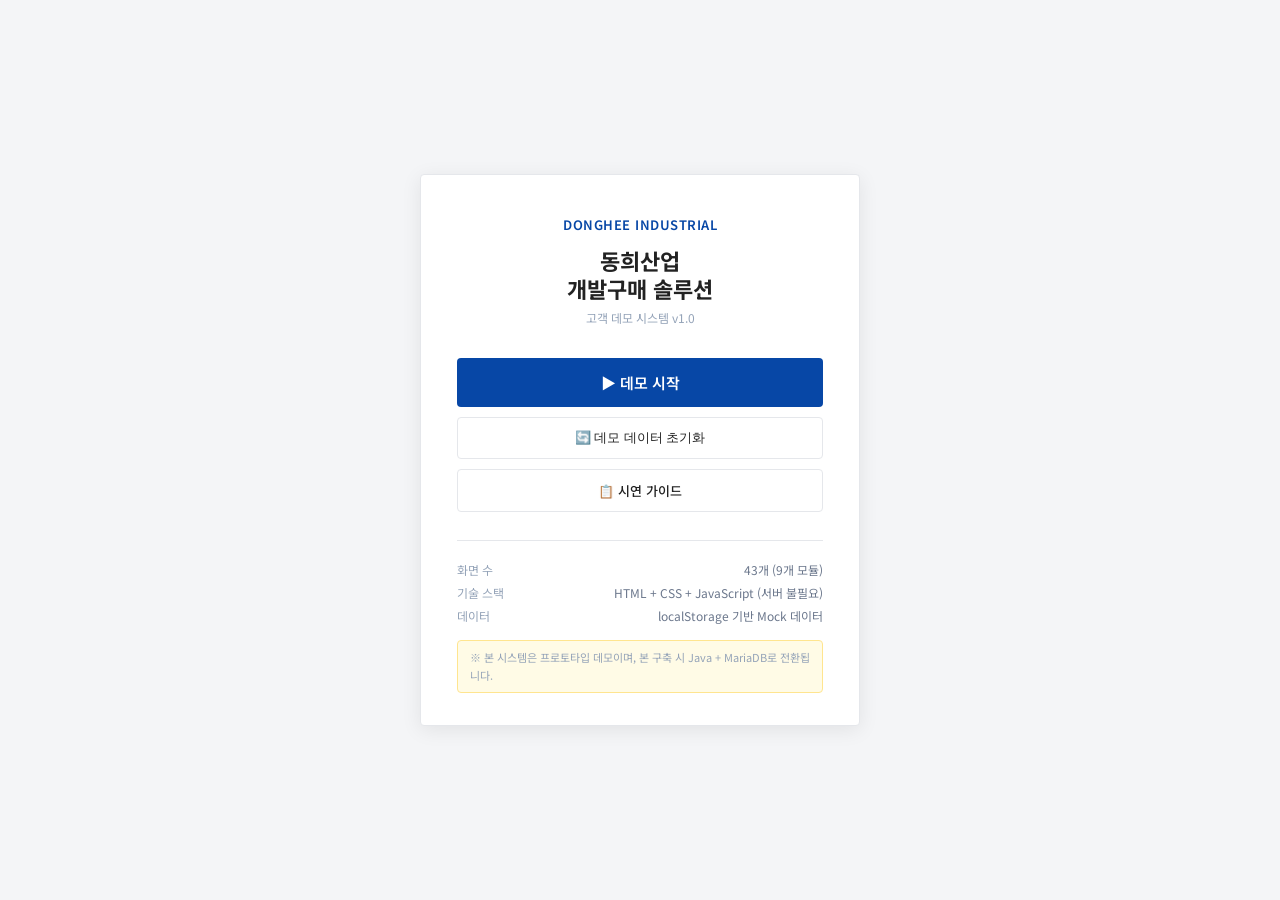
<file: index.html>
<!DOCTYPE html>
<html lang="ko">
<head>
  <meta charset="UTF-8">
  <meta name="viewport" content="width=device-width, initial-scale=1.0">
  <title>동희산업 개발구매 솔루션 — 데모 런처</title>
  <link rel="stylesheet" href="css/style.css">
  <link rel="preconnect" href="https://fonts.googleapis.com">
  <link href="https://fonts.googleapis.com/css2?family=Noto+Sans+KR:wght@400;500;600;700&display=swap" rel="stylesheet">
  <style>
    html, body {
      height: 100%;
      display: flex;
      flex-direction: column;
      align-items: center;
      justify-content: center;
      background: var(--bg-page);
    }
    .launcher-card {
      background: #fff;
      border: 1px solid var(--border);
      border-radius: 4px;
      box-shadow: 0 4px 20px rgba(0,0,0,0.08);
      width: 440px;
      padding: 40px 36px 32px;
      text-align: center;
    }
    .launcher-logo {
      font-size: 13px;
      font-weight: 600;
      color: var(--primary);
      letter-spacing: 0.5px;
      margin-bottom: 12px;
    }
    .launcher-title {
      font-size: 22px;
      font-weight: 700;
      color: var(--text-primary);
      line-height: 1.3;
      margin-bottom: 6px;
    }
    .launcher-subtitle {
      font-size: 12px;
      color: var(--text-muted);
      margin-bottom: 32px;
    }
    .launcher-buttons {
      display: flex;
      flex-direction: column;
      gap: 10px;
      margin-bottom: 28px;
    }
    .launcher-btn-primary {
      display: block;
      width: 100%;
      padding: 14px;
      background: #0747A6;
      color: #fff;
      border: none;
      border-radius: 4px;
      font-size: 15px;
      font-weight: 600;
      cursor: pointer;
      text-decoration: none;
      transition: background 0.15s;
    }
    .launcher-btn-primary:hover { background: #063A87; }
    .launcher-btn-secondary {
      display: block;
      width: 100%;
      padding: 11px;
      background: #fff;
      color: var(--text-primary);
      border: 1px solid var(--border);
      border-radius: 4px;
      font-size: 13px;
      font-weight: 500;
      cursor: pointer;
      text-decoration: none;
      transition: border-color 0.15s, background 0.15s;
    }
    .launcher-btn-secondary:hover { border-color: #0747A6; background: #EBF0FF; }
    .launcher-info {
      border-top: 1px solid var(--border);
      padding-top: 20px;
      text-align: left;
    }
    .launcher-info-row {
      display: flex;
      justify-content: space-between;
      font-size: 12px;
      color: var(--text-secondary);
      margin-bottom: 6px;
    }
    .launcher-info-row:last-child { margin-bottom: 0; }
    .launcher-info-label { color: var(--text-muted); }
    .launcher-note {
      margin-top: 16px;
      font-size: 11px;
      color: var(--text-muted);
      background: #FFFBE6;
      border: 1px solid #FFE58F;
      border-radius: 4px;
      padding: 8px 12px;
      line-height: 1.6;
      text-align: left;
    }
  </style>
  <script src="js/mock-data.js"></script>
</head>
<body>
  <div class="launcher-card">
    <div class="launcher-logo">DONGHEE INDUSTRIAL</div>
    <div class="launcher-title">동희산업<br>개발구매 솔루션</div>
    <div class="launcher-subtitle">고객 데모 시스템 v1.0</div>

    <div class="launcher-buttons">
      <a href="app.html" class="launcher-btn-primary">▶ 데모 시작</a>
      <button class="launcher-btn-secondary" onclick="resetDemo()">🔄 데모 데이터 초기화</button>
      <a href="demo/scenario-guide.html" class="launcher-btn-secondary">📋 시연 가이드</a>
    </div>

    <div class="launcher-info">
      <div class="launcher-info-row">
        <span class="launcher-info-label">화면 수</span>
        <span>43개 (9개 모듈)</span>
      </div>
      <div class="launcher-info-row">
        <span class="launcher-info-label">기술 스택</span>
        <span>HTML + CSS + JavaScript (서버 불필요)</span>
      </div>
      <div class="launcher-info-row">
        <span class="launcher-info-label">데이터</span>
        <span>localStorage 기반 Mock 데이터</span>
      </div>
      <div class="launcher-note">
        ※ 본 시스템은 프로토타입 데모이며, 본 구축 시 Java + MariaDB로 전환됩니다.
      </div>
    </div>
  </div>

  <script>
    function resetDemo() {
      if (confirm('데모 데이터를 초기화하시겠습니까?')) {
        localStorage.clear();
        MockData.reset();
        alert('초기화 완료');
      }
    }
  </script>
</body>
</html>
</file>
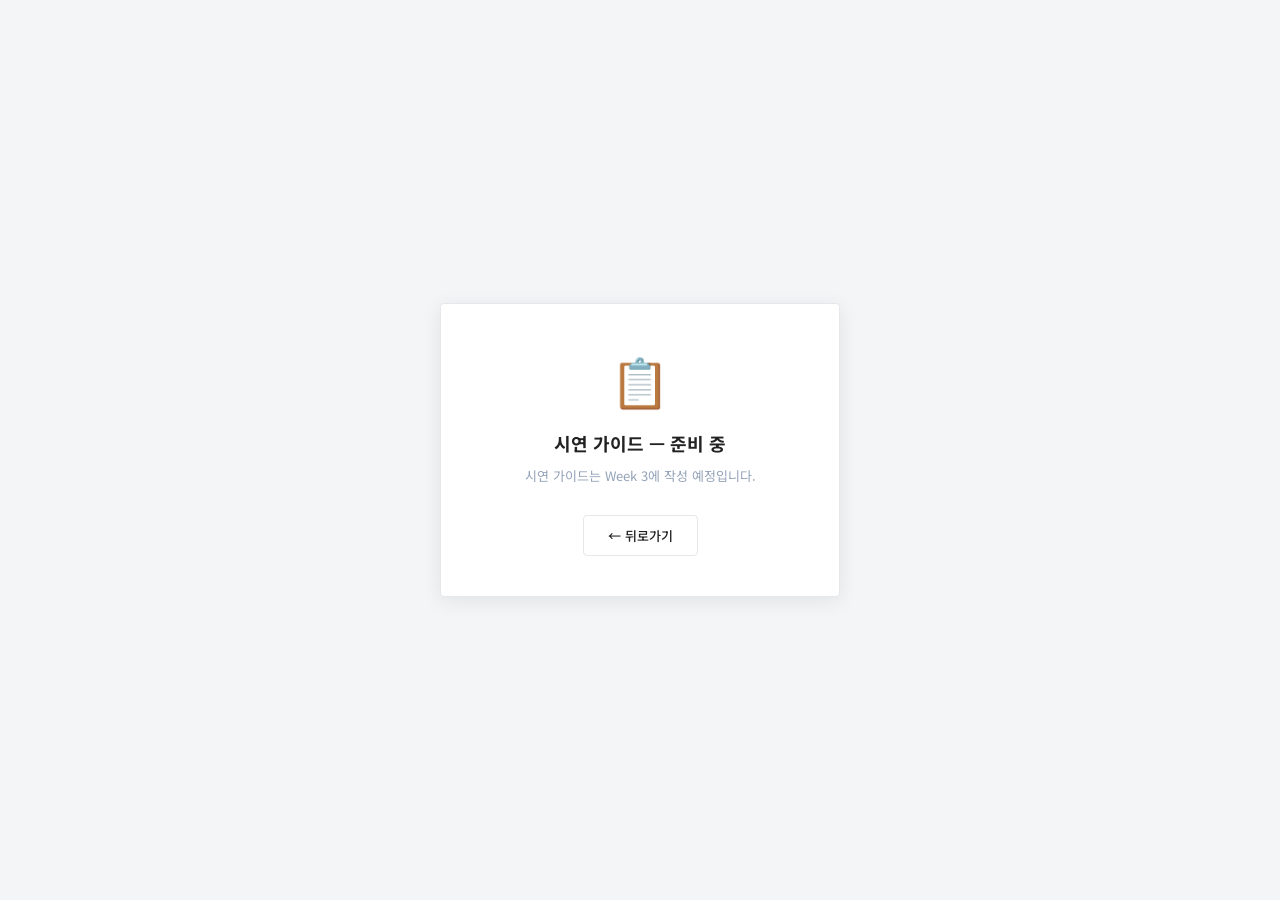
<file: demo/scenario-guide.html>
<!DOCTYPE html>
<html lang="ko">
<head>
  <meta charset="UTF-8">
  <meta name="viewport" content="width=device-width, initial-scale=1.0">
  <title>시연 가이드 — 동희산업 개발구매 솔루션</title>
  <link rel="stylesheet" href="../css/style.css">
  <link rel="preconnect" href="https://fonts.googleapis.com">
  <link href="https://fonts.googleapis.com/css2?family=Noto+Sans+KR:wght@400;500;600;700&display=swap" rel="stylesheet">
  <style>
    html, body {
      height: 100%;
      display: flex;
      flex-direction: column;
      align-items: center;
      justify-content: center;
      background: var(--bg-page);
    }
    .placeholder-card {
      background: #fff;
      border: 1px solid var(--border);
      border-radius: 4px;
      box-shadow: 0 4px 20px rgba(0,0,0,0.08);
      width: 400px;
      padding: 40px 36px;
      text-align: center;
    }
    .placeholder-icon { font-size: 48px; margin-bottom: 16px; }
    .placeholder-title {
      font-size: 18px;
      font-weight: 700;
      color: var(--text-primary);
      margin-bottom: 10px;
    }
    .placeholder-desc {
      font-size: 13px;
      color: var(--text-muted);
      margin-bottom: 28px;
      line-height: 1.6;
    }
    .back-btn {
      display: inline-block;
      padding: 10px 24px;
      background: #fff;
      color: var(--text-primary);
      border: 1px solid var(--border);
      border-radius: 4px;
      font-size: 13px;
      font-weight: 500;
      text-decoration: none;
      transition: border-color 0.15s, background 0.15s;
    }
    .back-btn:hover { border-color: #0747A6; background: #EBF0FF; }
  </style>
</head>
<body>
  <div class="placeholder-card">
    <div class="placeholder-icon">📋</div>
    <div class="placeholder-title">시연 가이드 — 준비 중</div>
    <div class="placeholder-desc">
      시연 가이드는 Week 3에 작성 예정입니다.
    </div>
    <a href="../index.html" class="back-btn">← 뒤로가기</a>
  </div>
</body>
</html>
</file>
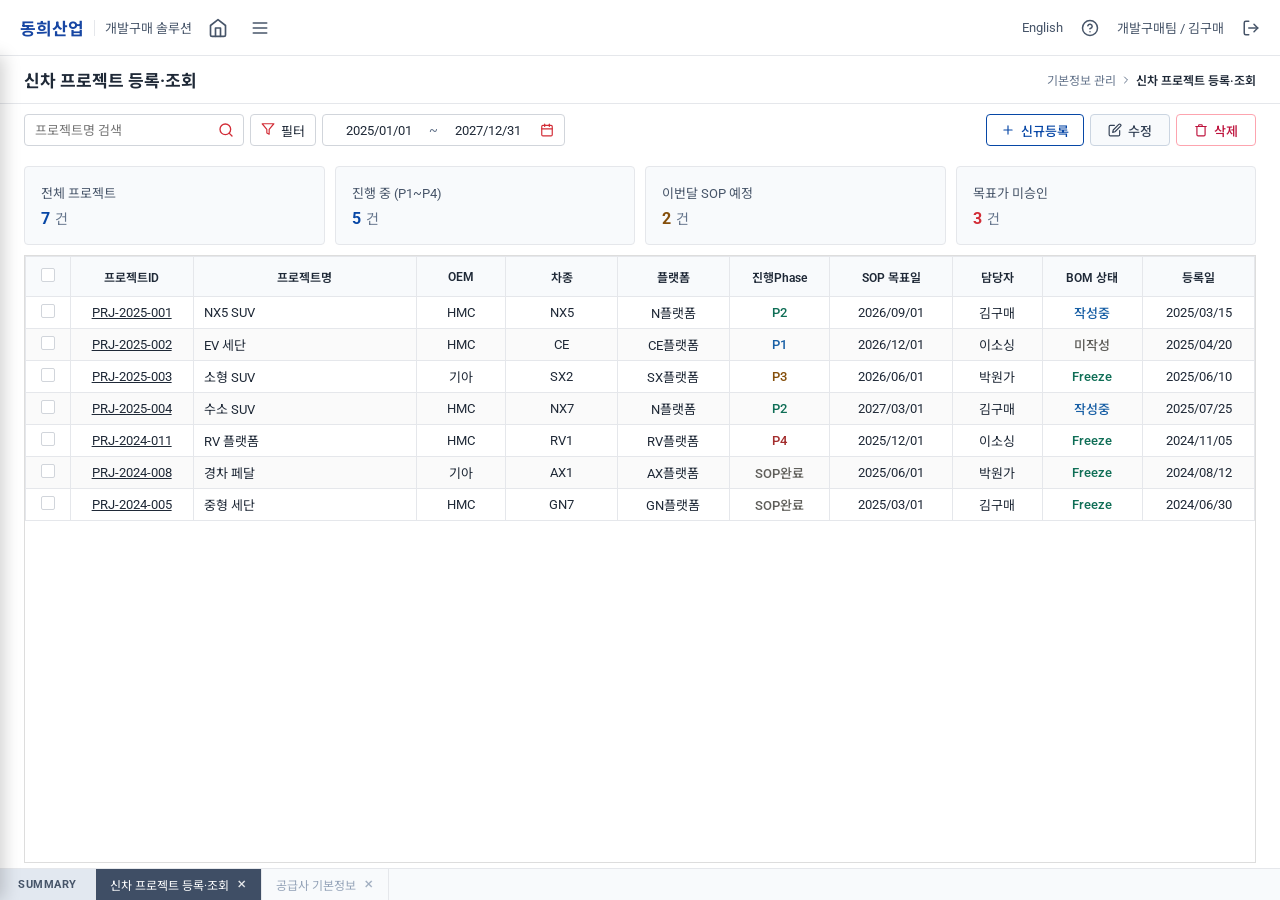
<file: screens/M01_기본정보/M01-001.html>
<!--
  화면ID  : M01-001
  화면명  : 신차 프로젝트 등록·조회
  패턴    : 패턴 2 (필터 + 요약카드 + 그리드)
  스타일  : singlesuite-style
  생성일  : 2026-05-31
-->
<!DOCTYPE html>
<html lang="ko">
<head>
<meta charset="UTF-8">
<meta name="viewport" content="width=device-width, initial-scale=1.0">
<title>M01-001 신차 프로젝트 등록·조회</title>
<link href="https://fonts.googleapis.com/css2?family=Roboto:wght@300;400;500;700&family=Noto+Sans+KR:wght@300;400;500;700&display=swap" rel="stylesheet">
<style>
/* ══ §1 토큰 (singlesuite-style) ══════════════════════════════════ */
*, *::before, *::after { margin:0; padding:0; box-sizing:border-box; font-family:'Roboto','Noto Sans KR',sans-serif; }
:root {
  --brand-primary:      #1746a3;
  --brand-primary-alt:  #0747a6;
  --brand-primary-dark: #003380;
  --brand-soft-bg:      #f0f5ff;
  --brand-soft-hover:   #dbeafe;
  --success-green:      #16a34a;
  --success-soft-bg:    #f0fdf4;
  --success-soft-bd:    #bbf7d0;
  --error-red:          #e11d48;
  --error-soft-bg:      #fff1f2;
  --error-soft-bd:      #fecdd3;
  --error-outline:      #be123c;
  --error-outline-bd:   #fda4af;
  --required-red:       #ef4444;
  --accent-red:         #D22C36;
  --text-primary:       #1f2937;
  --text-label:         #222222;
  --text-secondary:     #475569;
  --text-tertiary:      #64748b;
  --text-muted:         #94a3b8;
  --text-readonly:      #6b7280;
  --bg-soft:            #f8fafc;
  --bg-gray-lite:       #f1f5f9;
  --bg-hover-soft:      #f9fafb;
  --border-default:     #e5e7eb;
  --border-input:       #d1d5db;
  --border-soft:        #cbd5e1;
  --border-strong:      #94a3b8;
  --sidebar-bg:         #0F172A;
  --sidebar-text:       #CBD5E1;
  --sidebar-text-sub:   #94A3B8;
  --sidebar-text-active:#FFFFFF;
  --sidebar-icon:       #94A3B8;
  --sidebar-icon-active:#60A5FA;
  --sidebar-hover-bg:   #1E293B;
  --tab-bg:             #f8fafc;
  --tab-text:           #94a3b8;
  --tab-active-bg:      #3f4e65;
  --tab-active-text:    #ffffff;
  --popup-header-bg:    #0747a6;
  --gnb-height:         56px;
  --title-bar-height:   48px;
  --button-height:      32px;
  --input-height:       32px;
  --grid-header-height: 40px;
  --grid-row-height:    32px;
  --bottom-tab-height:  32px;
  --radius-default:     4px;
  --shadow-focus:       0 0 0 3px rgba(7,71,166,.15);
  --shadow-popup:       0 10px 25px rgba(0,0,0,.18);
  --shadow-sidebar:     4px 0 16px rgba(0,0,0,.18);
  --font-l:17px; --font-m:14px; --font-s:13px; --font-xs:12px; --font-2xs:11px;
}
html, body { height:100%; background:#fff; color:var(--text-primary); overflow:hidden; }

/* ══ §2-2 GNB ══════════════════════════════════════════════════════ */
.ss-gnb {
  height:var(--gnb-height); background:#ffffff;
  border-bottom:1px solid var(--border-default);
  display:flex; align-items:center; justify-content:space-between;
  padding:0 20px; position:relative; z-index:1000; flex-shrink:0;
}
.ss-gnb-left { display:flex; align-items:center; gap:10px; }
.ss-gnb-logo { font-size:17px; font-weight:700; color:var(--brand-primary); }
.ss-gnb-sep  { width:1px; height:16px; background:var(--border-default); }
.ss-gnb-product { font-size:var(--font-s); color:var(--text-secondary); }
.ss-gnb-icon-btn {
  width:32px; height:32px; display:inline-flex; align-items:center; justify-content:center;
  cursor:pointer; color:var(--text-secondary); border:none; background:transparent;
  border-radius:var(--radius-default);
}
.ss-gnb-icon-btn:hover { background:var(--bg-soft); }
.ss-gnb-right { display:flex; align-items:center; gap:18px; font-size:var(--font-s); color:var(--text-secondary); }
.ss-gnb-icon  { display:inline-flex; align-items:center; justify-content:center; cursor:pointer; }

/* ══ §2-3 Page Title Bar ═══════════════════════════════════════════ */
.ss-page-title {
  height:var(--title-bar-height); background:#ffffff;
  border-bottom:1px solid var(--border-default);
  display:flex; align-items:center; justify-content:space-between;
  padding:0 24px; flex-shrink:0;
}
.ss-page-title-text { font-size:var(--font-l); font-weight:700; color:var(--text-primary); }
.ss-page-breadcrumb { font-size:var(--font-xs); color:var(--text-tertiary); display:flex; align-items:center; gap:4px; }

/* ══ §2-4 필터 바 ══════════════════════════════════════════════════ */
.ss-filter-action-row {
  display:flex; align-items:center; justify-content:space-between;
  gap:8px; padding:10px 24px; background:#ffffff;
  /* ⚠ 필터 바 하단 구분선 금지 */
}
.ss-filter-group { display:flex; align-items:center; gap:6px; flex-wrap:wrap; }
/* Search */
.ss-filter-search { position:relative; width:220px; }
.ss-filter-search input {
  width:100%; height:var(--input-height);
  border:1px solid var(--border-input); border-radius:var(--radius-default);
  padding:0 32px 0 10px; font-size:var(--font-s); color:var(--text-primary); background:#fff;
  font-family:inherit;
}
.ss-filter-search input:focus { outline:none; border-color:var(--brand-primary-alt); box-shadow:var(--shadow-focus); }
.ss-search-icon {
  position:absolute; right:10px; top:50%; transform:translateY(-50%);
  color:var(--accent-red); pointer-events:none; display:inline-flex; align-items:center;
}
/* 드롭다운 (OEM, Phase) */
.ss-filter-select {
  display:inline-flex; align-items:center; height:var(--button-height);
  padding:0 28px 0 10px; border:1px solid var(--border-input);
  background:#fff url("data:image/svg+xml,%3Csvg xmlns='http://www.w3.org/2000/svg' width='12' height='12' viewBox='0 0 24 24' fill='none' stroke='%2364748b' stroke-width='2' stroke-linecap='round' stroke-linejoin='round'%3E%3Cpolyline points='6 9 12 15 18 9'%3E%3C/polyline%3E%3C/svg%3E") no-repeat right 8px center;
  border-radius:var(--radius-default); font-size:var(--font-s);
  color:var(--text-primary); cursor:pointer; appearance:none; font-family:inherit;
  min-width:100px;
}
.ss-filter-select:focus { outline:none; border-color:var(--brand-primary-alt); box-shadow:var(--shadow-focus); }
/* 필터 토글 버튼 */
.ss-filter-tag {
  display:inline-flex; align-items:center; gap:6px;
  height:var(--button-height); padding:0 10px;
  border:1px solid var(--border-input); background:#fff;
  border-radius:var(--radius-default); font-size:var(--font-s);
  color:var(--text-primary); cursor:pointer;
  transition:background .12s, border-color .12s;
}
.ss-filter-tag:hover { background:var(--bg-soft); }
.ss-filter-tag.is-active { background:var(--brand-soft-bg); border-color:var(--brand-primary-alt); }
.ss-filter-tag.is-active .ss-tag-x { display:inline-flex; }
.ss-tag-icon svg { width:14px; height:14px; color:var(--accent-red); }
.ss-tag-x { display:none; align-items:center; justify-content:center; color:var(--accent-red); font-size:15px; font-weight:700; }
/* 날짜 범위 */
.ss-filter-date-range {
  display:inline-flex; align-items:center; gap:4px;
  height:var(--button-height); padding:0 10px 0 12px;
  border:1px solid var(--border-input); background:#fff;
  border-radius:var(--radius-default); font-size:var(--font-s);
  color:var(--text-primary); cursor:pointer;
}
.ss-filter-date-range input {
  border:none; outline:none; background:transparent;
  font:inherit; color:inherit; width:88px; text-align:center;
  font-variant-numeric:tabular-nums;
}
.ss-date-sep { color:var(--text-tertiary); padding:0 2px; }
.ss-date-icon { display:inline-flex; align-items:center; color:var(--accent-red); margin-left:4px; }
/* 액션 바 */
.ss-action-bar { display:flex; align-items:center; gap:6px; flex-shrink:0; }

/* ══ §2-5 요약 영역 (패턴 2 전용) — KPI 카드 4종 ════════════════ */
/* ⚠ 요약 영역 상하 구분선 금지 */
.ss-kpi-row {
  display:flex; gap:10px; padding:10px 24px;
  background:#ffffff; flex-shrink:0;
}
/* singlesuite-style 타일 기준 적용 + 개발구매 표준 규칙 2줄 구조
   1줄: 카드 제목 (--font-s, text-secondary)
   2줄: 숫자+단위 (--font-xl 18px, font-weight:700) */
.ss-kpi-card {
  flex:1;
  background:var(--bg-soft);
  border:1px solid var(--border-default);
  border-radius:var(--radius-default);
  padding:16px;
  display:flex; flex-direction:column; gap:6px;
}
.ss-kpi-label { font-size:var(--font-s); font-weight:400; color:var(--text-secondary); }
.ss-kpi-value { font-size:var(--font-xl); font-weight:700; line-height:1.2; font-variant-numeric:tabular-nums; }
.ss-kpi-unit  { font-size:var(--font-m); font-weight:400; color:var(--text-tertiary); }
/* .ss-kpi-sub 제거 — 개발구매 표준 규칙: 부가 설명 텍스트 사용 금지 */


/* ══ §3 버튼 9종 ════════════════════════════════════════════════════ */
.btn {
  height:var(--button-height); padding:0 14px;
  border-radius:var(--radius-default); border:1px solid transparent;
  font-size:var(--font-s); font-weight:500; cursor:pointer;
  display:inline-flex; align-items:center; justify-content:center;
  gap:6px; min-width:80px; white-space:nowrap; font-family:inherit;
  transition:background .12s, color .12s, border-color .12s;
}
.btn:disabled { opacity:.38; cursor:not-allowed; pointer-events:none; }
.btn-default       { background:#f8fafc; color:#334155; border-color:#cbd5e1; }
.btn-default:hover { background:#f1f5f9; color:var(--brand-primary-alt); border-color:var(--brand-primary-alt); }
.btn-solid-blue        { background:var(--brand-primary-alt); color:#fff; border-color:var(--brand-primary-alt); }
.btn-solid-blue:hover  { background:var(--brand-primary-dark); }
.btn-soft-blue         { background:var(--brand-soft-bg); color:var(--brand-primary-alt); border-color:var(--brand-primary-alt); }
.btn-soft-blue:hover   { background:var(--brand-soft-hover); }
.btn-outline-blue      { background:#fff; color:var(--brand-primary-alt); border-color:var(--brand-primary-alt); }
.btn-outline-blue:hover{ background:var(--brand-soft-bg); }
.btn-soft-green        { background:var(--success-soft-bg); color:var(--success-green); border-color:var(--success-soft-bd); }
.btn-soft-green:hover  { background:#dcfce7; }
.btn-soft-red          { background:var(--error-soft-bg); color:var(--error-red); border-color:var(--error-soft-bd); }
.btn-soft-red:hover    { background:#ffe4e6; }
.btn-outline-red       { background:#fff; color:var(--error-outline); border-color:var(--error-outline-bd); }
.btn-outline-red:hover { background:var(--error-soft-bg); }
.btn-white        { background:#fff; color:var(--text-secondary); border-color:var(--border-input); }
.btn-white:hover  { background:var(--bg-hover-soft); color:#1e293b; border-color:var(--border-strong); }
.btn-gray-lite        { background:var(--bg-gray-lite); color:var(--text-secondary); border-color:var(--border-input); }
.btn-gray-lite:hover  { background:#e2e8f0; border-color:var(--border-strong); }

/* ══ §4 그리드 ══════════════════════════════════════════════════════ */
/* 그리드 높이: 하단 탭바 위 5px 띄움 (개발구매 표준 규칙)
   GNB(56) + Title(48) + Filter(52) + KPI(76) + BottomTab(32) + gap(5) = 269px */
.ss-grid-container {
  height: calc(100vh - 269px);
  overflow-y: auto;
  margin: 0 24px 5px;
  border: 1px solid #DDDDDD;
}
.ss-grid { width:100%; border-collapse:collapse; white-space:nowrap; }
.ss-grid th {
  height:var(--grid-header-height); background:var(--bg-soft);
  border:1px solid var(--border-default);
  padding:0 10px; font-size:var(--font-xs); font-weight:600;
  color:var(--text-primary); text-align:center;
  position:sticky; top:0; z-index:10;
}
.ss-grid td {
  height:var(--grid-row-height); border:1px solid var(--border-default);
  padding:0 10px; font-size:var(--font-s); color:var(--text-primary);
}
/* 홀/짝 행 (donghee 특화) */
.ss-grid tbody tr:nth-child(even) td { background:#fafafa; }
.ss-grid tbody tr:hover td           { background:var(--bg-soft) !important; cursor:pointer; }
/* 행 선택: 클릭 시 #E6F1FB */
.ss-grid tbody tr.row-selected td    { background:#E6F1FB !important; }
/* 체크박스 */
.ss-grid input[type=checkbox] {
  appearance:none; -webkit-appearance:none; width:14px; height:14px;
  border:1px solid var(--border-input); background:#fff;
  cursor:pointer; position:relative; border-radius:2px;
}
.ss-grid input[type=checkbox]:checked { border-color:var(--brand-primary); background:var(--brand-primary); }
.ss-grid input[type=checkbox]:checked::after { content:'✔'; position:absolute; top:-3px; left:1px; font-size:11px; color:#fff; }
.ss-th-required::after { content:' *'; color:var(--required-red); font-weight:700; }
/* 열 색상 (§4-2) */
.ss-col-default{ color:#1f2937; }
.ss-col-blue   { color:#0747a6; }
.ss-col-green  { color:#16a34a; }
.ss-col-red    { color:#e11d48; }
.ss-col-link   { color:#0747a6; text-decoration:underline; cursor:pointer; }
/* 열 정렬 (§4-3) */
.ss-col-left   { text-align:left; }
.ss-col-center { text-align:center; }
.ss-col-right  { text-align:right; }

/* ══ Phase · BOM 상태 — 텍스트+색상만 (뱃지 사용 금지, 개발구매 표준 규칙) ══ */
.phase-p1  { color:#185FA5; font-weight:500; }
.phase-p2  { color:#0F6E56; font-weight:500; }
.phase-p3  { color:#854F0B; font-weight:500; }
.phase-p4  { color:#A32D2D; font-weight:500; }
.phase-sop { color:#5F5E5A; font-weight:500; }
.bom-wip    { color:#185FA5; font-weight:500; }
.bom-freeze { color:#0F6E56; font-weight:500; }
.bom-none   { color:#5F5E5A; font-weight:500; }


/* ══ §7 하단 탭바 ══════════════════════════════════════════════════ */
.ss-bottom-tab-bar {
  height:var(--bottom-tab-height); background:var(--tab-bg);
  display:flex; align-items:center; border-top:1px solid var(--border-default);
  padding-right:12px; flex-shrink:0;
}
.ss-bottom-tab-summary {
  display:flex; align-items:center; justify-content:center;
  height:100%; padding:0 18px; background:#e2e8f0;
  border-right:1px solid var(--border-default);
  font-size:11px; font-weight:700; color:var(--text-secondary); letter-spacing:.5px; cursor:default;
}
.ss-bottom-tab-item {
  display:flex; align-items:center; gap:8px;
  height:100%; padding:0 14px; font-size:var(--font-xs);
  color:var(--tab-text); background:var(--tab-bg);
  border-right:1px solid var(--border-default); cursor:pointer;
}
.ss-bottom-tab-item.active { background:var(--tab-active-bg); color:var(--tab-active-text); }
.ss-tab-close { font-size:10px; opacity:.9; }
.ss-bottom-tab-spacer { flex:1; }

/* ══ §5 폼 ══════════════════════════════════════════════════════════ */
.ss-form-label { font-size:var(--font-xs); font-weight:700; color:var(--text-label); margin-bottom:4px; display:block; }
.ss-form-label .req { color:var(--required-red); margin-left:2px; }
.ss-form-control {
  height:var(--input-height); width:100%; padding:0 10px;
  border-radius:var(--radius-default); font-size:var(--font-s); font-family:inherit;
  outline:none; transition:border-color .12s, box-shadow .12s;
  border:1px solid var(--border-input); color:var(--text-primary); background:#fff;
}
.ss-form-control:focus { border-color:var(--brand-primary-alt); box-shadow:var(--shadow-focus); }
.ss-form-control.readonly,[readonly].ss-form-control { border-color:var(--border-default); color:var(--text-readonly); background:#f9fafb; cursor:not-allowed; }
.ss-form-select {
  height:var(--input-height); width:100%; padding:0 28px 0 10px;
  border-radius:var(--radius-default); font-size:var(--font-s); font-family:inherit;
  border:1px solid var(--border-input); background:#fff url("data:image/svg+xml,%3Csvg xmlns='http://www.w3.org/2000/svg' width='12' height='12' viewBox='0 0 24 24' fill='none' stroke='%2364748b' stroke-width='2' stroke-linecap='round' stroke-linejoin='round'%3E%3Cpolyline points='6 9 12 15 18 9'%3E%3C/polyline%3E%3C/svg%3E") no-repeat right 8px center;
  appearance:none; cursor:pointer; color:var(--text-primary); outline:none;
}
.ss-form-select:focus { border-color:var(--brand-primary-alt); box-shadow:var(--shadow-focus); }
textarea.ss-form-control { height:72px; resize:none; padding:8px 10px; }
.ss-form-row { display:flex; gap:12px 16px; flex-wrap:wrap; margin-bottom:14px; }
.ss-form-row:last-child { margin-bottom:0; }
.ss-form-group { display:flex; flex-direction:column; flex:1; min-width:180px; }
.ss-form-group.w-full { flex-basis:100%; }
.ss-form-group.w-half { flex:0 0 calc(50% - 8px); }

/* ══ §6 팝업 ════════════════════════════════════════════════════════ */
.ss-popup-overlay {
  position:fixed; inset:0; background:rgba(15,23,42,.45);
  z-index:2000; display:none; align-items:center; justify-content:center;
}
.ss-popup-overlay.is-open { display:flex; }
.ss-popup-window {
  width:100%; max-width:640px; background:#fff;
  border-radius:var(--radius-default); box-shadow:var(--shadow-popup);
  overflow:hidden; display:flex; flex-direction:column;
}
.ss-popup-header {
  height:36px; background:var(--popup-header-bg); color:#fff;
  display:flex; align-items:center; justify-content:space-between;
  padding:0 12px; font-size:var(--font-s); font-weight:500;
}
.ss-popup-controls { display:flex; gap:8px; }
.ss-popup-icon {
  width:20px; height:20px; display:inline-flex; align-items:center; justify-content:center;
  color:#fff; cursor:pointer; border-radius:2px;
}
.ss-popup-icon:hover { background:rgba(255,255,255,.15); }
.ss-popup-body   { padding:20px 24px; }
.ss-popup-footer { border-top:1px solid var(--border-default); padding:10px 16px; display:flex; justify-content:flex-end; gap:6px; background:#fff; }

/* ══ §8 사이드바 ════════════════════════════════════════════════════ */
.ss-sidebar {
  position:fixed; top:var(--gnb-height); left:0;
  height:calc(100vh - var(--gnb-height)); width:280px; z-index:1200;
  background:var(--sidebar-bg); display:flex; flex-direction:column;
  overflow-y:auto; transform:translateX(-100%);
  transition:transform .24s ease-out; pointer-events:none;
  box-shadow:var(--shadow-sidebar);
}
.ss-sidebar.is-open { transform:translateX(0); pointer-events:auto; }
.ss-sidebar-header { display:flex; align-items:center; justify-content:space-between; padding:12px 14px 8px 18px; }
.ss-sidebar-title  { font-size:var(--font-s); font-weight:700; color:var(--sidebar-text-active); letter-spacing:.3px; }
.ss-sidebar-close  {
  width:28px; height:28px; display:inline-flex; align-items:center; justify-content:center;
  cursor:pointer; color:var(--sidebar-text-sub); border:none; background:transparent; border-radius:4px;
}
.ss-sidebar-close:hover { background:var(--sidebar-hover-bg); color:var(--sidebar-text-active); }
.ss-sidebar-section { padding:6px 0; }
.ss-sidebar-section-title { padding:8px 18px 6px; font-size:11px; font-weight:700; color:var(--text-muted); letter-spacing:.5px; text-transform:uppercase; }
.ss-sidebar-item {
  display:flex; align-items:center; gap:10px; height:38px; padding:0 18px;
  color:var(--sidebar-text); font-size:14px; font-weight:500;
  cursor:pointer; border-left:3px solid transparent; transition:background .12s;
}
.ss-sidebar-item:hover { background:var(--sidebar-hover-bg); color:var(--sidebar-text-active); }
.ss-sidebar-item.active { background:var(--sidebar-hover-bg); color:var(--sidebar-text-active); border-left-color:var(--sidebar-icon-active); font-weight:600; }
.ss-sidebar-icon { width:18px; height:18px; display:inline-flex; align-items:center; justify-content:center; color:var(--sidebar-icon); flex-shrink:0; }
.ss-sidebar-item.active .ss-sidebar-icon { color:var(--sidebar-icon-active); }
.ss-sidebar-label  { flex:1; }
.ss-sidebar-chevron{ width:14px; height:14px; display:inline-flex; align-items:center; justify-content:center; color:var(--sidebar-text-sub); transition:transform .18s; }
.ss-sidebar-item.is-expanded .ss-sidebar-chevron { transform:rotate(90deg); }
.ss-sidebar-submenu { max-height:0; overflow:hidden; transition:max-height .22s ease; background:rgba(0,0,0,.18); }
.ss-sidebar-submenu.is-open { max-height:500px; }
.ss-sidebar-submenu .ss-sidebar-item { height:32px; padding-left:48px; color:var(--sidebar-text-sub); font-size:12px; font-weight:400; border-left-color:transparent; }
.ss-sidebar-submenu .ss-sidebar-item:hover  { color:var(--sidebar-text-active); }
.ss-sidebar-submenu .ss-sidebar-item.active { color:var(--sidebar-text-active); background:var(--sidebar-hover-bg); }
.ss-sidebar-dim {
  position:fixed; top:var(--gnb-height); left:0; right:0; bottom:0;
  background:rgba(15,23,42,.45); z-index:1100; opacity:0; pointer-events:none; transition:opacity .18s;
}
.ss-sidebar-dim.is-open { opacity:1; pointer-events:auto; }
body.ss-sidebar-locked { overflow:hidden; }

/* ══ 레이아웃 ════════════════════════════════════════════════════════ */
.page-wrapper { display:flex; flex-direction:column; height:100vh; }
.main-content  { flex:1; display:flex; flex-direction:column; overflow:hidden; }
</style>
</head>
<body>

<!-- ── 딤 + 사이드바 ─────────────────────────────────────────────── -->
<div id="sidebarDim" class="ss-sidebar-dim" onclick="closeSidebar()"></div>

<aside id="sidebar" class="ss-sidebar" aria-hidden="true">
  <div class="ss-sidebar-header">
    <span class="ss-sidebar-title">MENU</span>
    <button class="ss-sidebar-close" onclick="closeSidebar()">
      <svg width="16" height="16" viewBox="0 0 24 24" fill="none" stroke="currentColor" stroke-width="2" stroke-linecap="round" stroke-linejoin="round"><line x1="18" y1="6" x2="6" y2="18"/><line x1="6" y1="6" x2="18" y2="18"/></svg>
    </button>
  </div>

  <div class="ss-sidebar-section">
    <div class="ss-sidebar-section-title">동희산업 개발구매</div>

    <!-- 기본정보 관리 — 펼침 + 활성 -->
    <div class="ss-sidebar-item is-expanded active" onclick="toggleSubmenu(this)">
      <span class="ss-sidebar-icon"><svg width="16" height="16" viewBox="0 0 24 24" fill="none" stroke="currentColor" stroke-width="2" stroke-linecap="round" stroke-linejoin="round"><path d="M14 2H6a2 2 0 0 0-2 2v16a2 2 0 0 0 2 2h12a2 2 0 0 0 2-2V8z"/><polyline points="14 2 14 8 20 8"/></svg></span>
      <span class="ss-sidebar-label">기본정보 관리</span>
      <span class="ss-sidebar-chevron"><svg width="14" height="14" viewBox="0 0 24 24" fill="none" stroke="currentColor" stroke-width="2" stroke-linecap="round" stroke-linejoin="round"><polyline points="9 18 15 12 9 6"/></svg></span>
    </div>
    <div class="ss-sidebar-submenu is-open">
      <div class="ss-sidebar-item active"><span class="ss-sidebar-label">신차 프로젝트 등록·조회</span></div>
      <div class="ss-sidebar-item"><span class="ss-sidebar-label">공급사 기본정보</span></div>
      <div class="ss-sidebar-item"><span class="ss-sidebar-label">소재·원자재 코드</span></div>
      <div class="ss-sidebar-item"><span class="ss-sidebar-label">공정·가공비 표준코드</span></div>
      <div class="ss-sidebar-item"><span class="ss-sidebar-label">사용자·권한 관리</span></div>
    </div>

    <div class="ss-sidebar-item" onclick="toggleSubmenu(this)">
      <span class="ss-sidebar-icon"><svg width="16" height="16" viewBox="0 0 24 24" fill="none" stroke="currentColor" stroke-width="2" stroke-linecap="round" stroke-linejoin="round"><polyline points="16 18 22 12 16 6"/><polyline points="8 6 2 12 8 18"/></svg></span>
      <span class="ss-sidebar-label">BOM 관리</span>
      <span class="ss-sidebar-chevron"><svg width="14" height="14" viewBox="0 0 24 24" fill="none" stroke="currentColor" stroke-width="2" stroke-linecap="round" stroke-linejoin="round"><polyline points="9 18 15 12 9 6"/></svg></span>
    </div>
    <div class="ss-sidebar-submenu">
      <div class="ss-sidebar-item"><span class="ss-sidebar-label">통합 BOM 관리</span></div>
      <div class="ss-sidebar-item"><span class="ss-sidebar-label">BOM 변경 이력(ECN)</span></div>
    </div>

    <div class="ss-sidebar-item" onclick="toggleSubmenu(this)">
      <span class="ss-sidebar-icon"><svg width="16" height="16" viewBox="0 0 24 24" fill="none" stroke="currentColor" stroke-width="2" stroke-linecap="round" stroke-linejoin="round"><line x1="12" y1="1" x2="12" y2="23"/><path d="M17 5H9.5a3.5 3.5 0 0 0 0 7h5a3.5 3.5 0 0 1 0 7H6"/></svg></span>
      <span class="ss-sidebar-label">원가·재료비 관리</span>
      <span class="ss-sidebar-chevron"><svg width="14" height="14" viewBox="0 0 24 24" fill="none" stroke="currentColor" stroke-width="2" stroke-linecap="round" stroke-linejoin="round"><polyline points="9 18 15 12 9 6"/></svg></span>
    </div>
    <div class="ss-sidebar-submenu">
      <div class="ss-sidebar-item"><span class="ss-sidebar-label">소재별 재료비 산출</span></div>
      <div class="ss-sidebar-item"><span class="ss-sidebar-label">LME·시세 관리</span></div>
    </div>

    <div class="ss-sidebar-item" onclick="toggleSubmenu(this)">
      <span class="ss-sidebar-icon"><svg width="16" height="16" viewBox="0 0 24 24" fill="none" stroke="currentColor" stroke-width="2" stroke-linecap="round" stroke-linejoin="round"><circle cx="12" cy="12" r="10"/><polyline points="12 6 12 12 16 14"/></svg></span>
      <span class="ss-sidebar-label">목표가 관리</span>
      <span class="ss-sidebar-chevron"><svg width="14" height="14" viewBox="0 0 24 24" fill="none" stroke="currentColor" stroke-width="2" stroke-linecap="round" stroke-linejoin="round"><polyline points="9 18 15 12 9 6"/></svg></span>
    </div>
    <div class="ss-sidebar-submenu">
      <div class="ss-sidebar-item"><span class="ss-sidebar-label">목표가 설정·버전 관리</span></div>
      <div class="ss-sidebar-item"><span class="ss-sidebar-label">Vs Target 모니터링</span></div>
    </div>

    <div class="ss-sidebar-item" onclick="toggleSubmenu(this)">
      <span class="ss-sidebar-icon"><svg width="16" height="16" viewBox="0 0 24 24" fill="none" stroke="currentColor" stroke-width="2" stroke-linecap="round" stroke-linejoin="round"><path d="M21 15a2 2 0 0 1-2 2H7l-4 4V5a2 2 0 0 1 2-2h14a2 2 0 0 1 2 2z"/></svg></span>
      <span class="ss-sidebar-label">RFQ·견적 관리</span>
      <span class="ss-sidebar-chevron"><svg width="14" height="14" viewBox="0 0 24 24" fill="none" stroke="currentColor" stroke-width="2" stroke-linecap="round" stroke-linejoin="round"><polyline points="9 18 15 12 9 6"/></svg></span>
    </div>
    <div class="ss-sidebar-submenu">
      <div class="ss-sidebar-item"><span class="ss-sidebar-label">RFQ 발송 관리</span></div>
      <div class="ss-sidebar-item"><span class="ss-sidebar-label">견적 비교 분석</span></div>
    </div>

    <div class="ss-sidebar-item" onclick="toggleSubmenu(this)">
      <span class="ss-sidebar-icon"><svg width="16" height="16" viewBox="0 0 24 24" fill="none" stroke="currentColor" stroke-width="2" stroke-linecap="round" stroke-linejoin="round"><polyline points="9 11 12 14 22 4"/><path d="M21 12v7a2 2 0 0 1-2 2H5a2 2 0 0 1-2-2V5a2 2 0 0 1 2-2h11"/></svg></span>
      <span class="ss-sidebar-label">결재·승인 관리</span>
      <span class="ss-sidebar-chevron"><svg width="14" height="14" viewBox="0 0 24 24" fill="none" stroke="currentColor" stroke-width="2" stroke-linecap="round" stroke-linejoin="round"><polyline points="9 18 15 12 9 6"/></svg></span>
    </div>
    <div class="ss-sidebar-submenu">
      <div class="ss-sidebar-item"><span class="ss-sidebar-label">내 결재 현황</span></div>
      <div class="ss-sidebar-item"><span class="ss-sidebar-label">BOM Freeze 결재</span></div>
    </div>

    <div class="ss-sidebar-item" onclick="toggleSubmenu(this)">
      <span class="ss-sidebar-icon"><svg width="16" height="16" viewBox="0 0 24 24" fill="none" stroke="currentColor" stroke-width="2" stroke-linecap="round" stroke-linejoin="round"><line x1="18" y1="20" x2="18" y2="10"/><line x1="12" y1="20" x2="12" y2="4"/><line x1="6" y1="20" x2="6" y2="14"/></svg></span>
      <span class="ss-sidebar-label">레포트·대시보드</span>
      <span class="ss-sidebar-chevron"><svg width="14" height="14" viewBox="0 0 24 24" fill="none" stroke="currentColor" stroke-width="2" stroke-linecap="round" stroke-linejoin="round"><polyline points="9 18 15 12 9 6"/></svg></span>
    </div>
    <div class="ss-sidebar-submenu">
      <div class="ss-sidebar-item"><span class="ss-sidebar-label">개발구매 현황 대시보드</span></div>
    </div>
  </div>
</aside>

<!-- ── 페이지 래퍼 ─────────────────────────────────────────────── -->
<div class="page-wrapper">

  <!-- GNB (§2-2 흰색, 좌: 로고→홈→햄버거 / 우: English→도움말→사용자→로그아웃) -->
  <div class="ss-gnb">
    <div class="ss-gnb-left">
      <span class="ss-gnb-logo">동희산업</span>
      <div class="ss-gnb-sep"></div>
      <span class="ss-gnb-product">개발구매 솔루션</span>
      <button class="ss-gnb-icon-btn" title="홈">
        <svg width="20" height="20" viewBox="0 0 24 24" fill="none" stroke="currentColor" stroke-width="2" stroke-linecap="round" stroke-linejoin="round"><path d="M3 9l9-7 9 7v11a2 2 0 0 1-2 2H5a2 2 0 0 1-2-2z"/><polyline points="9 22 9 12 15 12 15 22"/></svg>
      </button>
      <button class="ss-gnb-icon-btn" onclick="toggleSidebar()" aria-controls="sidebar" aria-expanded="false" title="메뉴">
        <svg width="20" height="20" viewBox="0 0 24 24" fill="none" stroke="currentColor" stroke-width="2" stroke-linecap="round" stroke-linejoin="round"><line x1="4" y1="6" x2="20" y2="6"/><line x1="4" y1="12" x2="20" y2="12"/><line x1="4" y1="18" x2="20" y2="18"/></svg>
      </button>
    </div>
    <div class="ss-gnb-right">
      <span>English</span>
      <span class="ss-gnb-icon" title="도움말">
        <svg width="18" height="18" viewBox="0 0 24 24" fill="none" stroke="currentColor" stroke-width="2" stroke-linecap="round" stroke-linejoin="round"><circle cx="12" cy="12" r="10"/><path d="M9.09 9a3 3 0 0 1 5.83 1c0 2-3 3-3 3"/><path d="M12 17h.01"/></svg>
      </span>
      <span>개발구매팀 / 김구매</span>
      <span class="ss-gnb-icon" title="로그아웃">
        <svg width="18" height="18" viewBox="0 0 24 24" fill="none" stroke="currentColor" stroke-width="2" stroke-linecap="round" stroke-linejoin="round"><path d="M9 21H5a2 2 0 0 1-2-2V5a2 2 0 0 1 2-2h4"/><polyline points="16 17 21 12 16 7"/><line x1="21" y1="12" x2="9" y2="12"/></svg>
      </span>
    </div>
  </div>

  <!-- Page Title Bar (§2-3) -->
  <div class="ss-page-title">
    <span class="ss-page-title-text">신차 프로젝트 등록·조회</span>
    <div class="ss-page-breadcrumb">
      <span>기본정보 관리</span>
      <svg width="12" height="12" viewBox="0 0 24 24" fill="none" stroke="currentColor" stroke-width="2" stroke-linecap="round" stroke-linejoin="round"><polyline points="9 18 15 12 9 6"/></svg>
      <span style="color:var(--text-primary);font-weight:600;">신차 프로젝트 등록·조회</span>
    </div>
  </div>

  <!-- Main Content -->
  <div class="main-content">

    <!-- §2-4 필터 바 (텍스트 라벨 금지 — placeholder + 아이콘만) -->
    <div class="ss-filter-action-row">
      <div class="ss-filter-group">

        <!-- 1) Search 입력창 -->
        <div class="ss-filter-search">
          <input type="text" placeholder="프로젝트명 검색">
          <span class="ss-search-icon">
            <svg width="16" height="16" viewBox="0 0 24 24" fill="none" stroke="currentColor" stroke-width="2" stroke-linecap="round" stroke-linejoin="round"><circle cx="11" cy="11" r="8"/><path d="m21 21-4.3-4.3"/></svg>
          </span>
        </div>

        <!-- 2) 필터 토글 (깔때기 + "필터") -->
        <span class="ss-filter-tag">
          <span class="ss-tag-icon">
            <svg viewBox="0 0 24 24" fill="none" stroke="currentColor" stroke-width="2" stroke-linecap="round" stroke-linejoin="round"><polygon points="22 3 2 3 10 12.46 10 19 14 21 14 12.46 22 3"/></svg>
          </span>
          <span style="font-size:var(--font-s);color:var(--text-primary);">필터</span>
        </span>

        <!-- 5) SOP 목표일 날짜 범위 (YYYY/MM/DD 형식) -->
        <span class="ss-filter-date-range">
          <input type="text" value="2025/01/01">
          <span class="ss-date-sep">~</span>
          <input type="text" value="2027/12/31">
          <span class="ss-date-icon">
            <svg width="14" height="14" viewBox="0 0 24 24" fill="none" stroke="currentColor" stroke-width="2" stroke-linecap="round" stroke-linejoin="round"><rect x="3" y="4" width="18" height="18" rx="2" ry="2"/><line x1="16" y1="2" x2="16" y2="6"/><line x1="8" y1="2" x2="8" y2="6"/><line x1="3" y1="10" x2="21" y2="10"/></svg>
          </span>
        </span>

      </div>

      <!-- 액션 버튼 (같은 행 우측 — [신규등록] [수정] [삭제]) -->
      <div class="ss-action-bar">
        <button class="btn btn-outline-blue" onclick="openPopup()">
          <svg width="14" height="14" viewBox="0 0 24 24" fill="none" stroke="currentColor" stroke-width="2" stroke-linecap="round" stroke-linejoin="round"><line x1="12" y1="5" x2="12" y2="19"/><line x1="5" y1="12" x2="19" y2="12"/></svg>
          신규등록
        </button>
        <button class="btn btn-default">
          <svg width="14" height="14" viewBox="0 0 24 24" fill="none" stroke="currentColor" stroke-width="2" stroke-linecap="round" stroke-linejoin="round"><path d="M11 4H4a2 2 0 0 0-2 2v14a2 2 0 0 0 2 2h14a2 2 0 0 0 2-2v-7"/><path d="M18.5 2.5a2.121 2.121 0 0 1 3 3L12 15l-4 1 1-4 9.5-9.5z"/></svg>
          수정
        </button>
        <button class="btn btn-outline-red">
          <svg width="14" height="14" viewBox="0 0 24 24" fill="none" stroke="currentColor" stroke-width="2" stroke-linecap="round" stroke-linejoin="round"><polyline points="3 6 5 6 21 6"/><path d="M19 6v14a2 2 0 0 1-2 2H7a2 2 0 0 1-2-2V6m3 0V4a1 1 0 0 1 1-1h4a1 1 0 0 1 1 1v2"/></svg>
          삭제
        </button>
      </div>
    </div>

    <!-- §2-5 요약 영역 (패턴 2 전용 — 필터 바 직후, 그리드 직전 / 구분선 금지)
         개발구매 표준: 2줄 구조 (제목 + 숫자), 부가 설명 제거 -->
    <div class="ss-kpi-row">
      <div class="ss-kpi-card">
        <div class="ss-kpi-label">전체 프로젝트</div>
        <div style="display:flex;align-items:baseline;gap:5px;">
          <span class="ss-kpi-value" style="color:var(--brand-primary-alt);">7</span>
          <span class="ss-kpi-unit">건</span>
        </div>
      </div>
      <div class="ss-kpi-card">
        <div class="ss-kpi-label">진행 중 (P1~P4)</div>
        <div style="display:flex;align-items:baseline;gap:5px;">
          <span class="ss-kpi-value" style="color:var(--brand-primary-alt);">5</span>
          <span class="ss-kpi-unit">건</span>
        </div>
      </div>
      <div class="ss-kpi-card">
        <div class="ss-kpi-label">이번달 SOP 예정</div>
        <div style="display:flex;align-items:baseline;gap:5px;">
          <span class="ss-kpi-value" style="color:#854F0B;">2</span>
          <span class="ss-kpi-unit">건</span>
        </div>
      </div>
      <div class="ss-kpi-card">
        <div class="ss-kpi-label">목표가 미승인</div>
        <div style="display:flex;align-items:baseline;gap:5px;">
          <span class="ss-kpi-value" style="color:#D22C36;">3</span>
          <span class="ss-kpi-unit">건</span>
        </div>
      </div>
    </div>

    <!-- §4 그리드 (§4-2 열 색상 · §4-3 정렬 기준 준수) -->
    <div class="ss-grid-container">
      <table class="ss-grid">
        <thead>
          <tr>
            <th style="width:40px;"><input type="checkbox"></th>
            <th style="width:110px;">프로젝트ID</th>
            <th style="width:200px;">프로젝트명</th>
            <th style="width:80px;">OEM</th>
            <th style="width:100px;">차종</th>
            <th style="width:100px;">플랫폼</th>
            <th style="width:90px;">진행Phase</th>
            <th style="width:110px;">SOP 목표일</th>
            <th style="width:80px;">담당자</th>
            <th style="width:90px;">BOM 상태</th>
            <th style="width:100px;">등록일</th>
          </tr>
        </thead>
        <tbody>
          <tr onclick="toggleRowSelection(this)">
            <td class="ss-col-center"><input type="checkbox"></td>
            <td class="ss-col-center ss-col-link">PRJ-2025-001</td>
            <td class="ss-col-left  ss-col-default">NX5 SUV</td>
            <td class="ss-col-center ss-col-default">HMC</td>
            <td class="ss-col-center ss-col-default">NX5</td>
            <td class="ss-col-center ss-col-default">N플랫폼</td>
            <td class="ss-col-center"><span class="phase-p2">P2</span></td>
            <td class="ss-col-center ss-col-blue">2026/09/01</td>
            <td class="ss-col-center ss-col-default">김구매</td>
            <td class="ss-col-center"><span class="bom-wip">작성중</span></td>
            <td class="ss-col-center ss-col-blue">2025/03/15</td>
          </tr>
          <tr onclick="toggleRowSelection(this)">
            <td class="ss-col-center"><input type="checkbox"></td>
            <td class="ss-col-center ss-col-link">PRJ-2025-002</td>
            <td class="ss-col-left  ss-col-default">EV 세단</td>
            <td class="ss-col-center ss-col-default">HMC</td>
            <td class="ss-col-center ss-col-default">CE</td>
            <td class="ss-col-center ss-col-default">CE플랫폼</td>
            <td class="ss-col-center"><span class="phase-p1">P1</span></td>
            <td class="ss-col-center ss-col-blue">2026/12/01</td>
            <td class="ss-col-center ss-col-default">이소싱</td>
            <td class="ss-col-center"><span class="bom-none">미작성</span></td>
            <td class="ss-col-center ss-col-blue">2025/04/20</td>
          </tr>
          <tr onclick="toggleRowSelection(this)">
            <td class="ss-col-center"><input type="checkbox"></td>
            <td class="ss-col-center ss-col-link">PRJ-2025-003</td>
            <td class="ss-col-left  ss-col-default">소형 SUV</td>
            <td class="ss-col-center ss-col-default">기아</td>
            <td class="ss-col-center ss-col-default">SX2</td>
            <td class="ss-col-center ss-col-default">SX플랫폼</td>
            <td class="ss-col-center"><span class="phase-p3">P3</span></td>
            <td class="ss-col-center ss-col-blue">2026/06/01</td>
            <td class="ss-col-center ss-col-default">박원가</td>
            <td class="ss-col-center"><span class="bom-freeze">Freeze</span></td>
            <td class="ss-col-center ss-col-blue">2025/06/10</td>
          </tr>
          <tr onclick="toggleRowSelection(this)">
            <td class="ss-col-center"><input type="checkbox"></td>
            <td class="ss-col-center ss-col-link">PRJ-2025-004</td>
            <td class="ss-col-left  ss-col-default">수소 SUV</td>
            <td class="ss-col-center ss-col-default">HMC</td>
            <td class="ss-col-center ss-col-default">NX7</td>
            <td class="ss-col-center ss-col-default">N플랫폼</td>
            <td class="ss-col-center"><span class="phase-p2">P2</span></td>
            <td class="ss-col-center ss-col-blue">2027/03/01</td>
            <td class="ss-col-center ss-col-default">김구매</td>
            <td class="ss-col-center"><span class="bom-wip">작성중</span></td>
            <td class="ss-col-center ss-col-blue">2025/07/25</td>
          </tr>
          <tr onclick="toggleRowSelection(this)">
            <td class="ss-col-center"><input type="checkbox"></td>
            <td class="ss-col-center ss-col-link">PRJ-2024-011</td>
            <td class="ss-col-left  ss-col-default">RV 플랫폼</td>
            <td class="ss-col-center ss-col-default">HMC</td>
            <td class="ss-col-center ss-col-default">RV1</td>
            <td class="ss-col-center ss-col-default">RV플랫폼</td>
            <td class="ss-col-center"><span class="phase-p4">P4</span></td>
            <td class="ss-col-center ss-col-blue">2025/12/01</td>
            <td class="ss-col-center ss-col-default">이소싱</td>
            <td class="ss-col-center"><span class="bom-freeze">Freeze</span></td>
            <td class="ss-col-center ss-col-blue">2024/11/05</td>
          </tr>
          <tr onclick="toggleRowSelection(this)">
            <td class="ss-col-center"><input type="checkbox"></td>
            <td class="ss-col-center ss-col-link">PRJ-2024-008</td>
            <td class="ss-col-left  ss-col-default">경차 페달</td>
            <td class="ss-col-center ss-col-default">기아</td>
            <td class="ss-col-center ss-col-default">AX1</td>
            <td class="ss-col-center ss-col-default">AX플랫폼</td>
            <td class="ss-col-center"><span class="phase-sop">SOP완료</span></td>
            <td class="ss-col-center ss-col-blue">2025/06/01</td>
            <td class="ss-col-center ss-col-default">박원가</td>
            <td class="ss-col-center"><span class="bom-freeze">Freeze</span></td>
            <td class="ss-col-center ss-col-blue">2024/08/12</td>
          </tr>
          <tr onclick="toggleRowSelection(this)">
            <td class="ss-col-center"><input type="checkbox"></td>
            <td class="ss-col-center ss-col-link">PRJ-2024-005</td>
            <td class="ss-col-left  ss-col-default">중형 세단</td>
            <td class="ss-col-center ss-col-default">HMC</td>
            <td class="ss-col-center ss-col-default">GN7</td>
            <td class="ss-col-center ss-col-default">GN플랫폼</td>
            <td class="ss-col-center"><span class="phase-sop">SOP완료</span></td>
            <td class="ss-col-center ss-col-blue">2025/03/01</td>
            <td class="ss-col-center ss-col-default">김구매</td>
            <td class="ss-col-center"><span class="bom-freeze">Freeze</span></td>
            <td class="ss-col-center ss-col-blue">2024/06/30</td>
          </tr>
        </tbody>
      </table>
    </div>

  </div><!-- /main-content -->

  <!-- §7 하단 탭바 -->
  <div class="ss-bottom-tab-bar">
    <div class="ss-bottom-tab-summary">SUMMARY</div>
    <div class="ss-bottom-tab-item active">
      신차 프로젝트 등록·조회 <span class="ss-tab-close">✕</span>
    </div>
    <div class="ss-bottom-tab-item">
      공급사 기본정보 <span class="ss-tab-close">✕</span>
    </div>
    <div class="ss-bottom-tab-spacer"></div>
  </div>

</div><!-- /page-wrapper -->

<!-- ══ §6 신규등록 팝업 ══════════════════════════════════════════════ -->
<div id="popupOverlay" class="ss-popup-overlay" onclick="handleOverlayClick(event)">
  <div class="ss-popup-window" onclick="event.stopPropagation()">
    <!-- 팝업 헤더: background #0747a6, text #ffffff -->
    <div class="ss-popup-header">
      <span>신차 프로젝트 등록</span>
      <div class="ss-popup-controls">
        <span class="ss-popup-icon" title="최소화">
          <svg width="14" height="14" viewBox="0 0 24 24" fill="none" stroke="currentColor" stroke-width="2"><line x1="5" y1="12" x2="19" y2="12"/></svg>
        </span>
        <span class="ss-popup-icon" title="최대화">
          <svg width="14" height="14" viewBox="0 0 24 24" fill="none" stroke="currentColor" stroke-width="2"><rect x="3" y="3" width="18" height="18" rx="2"/></svg>
        </span>
        <span class="ss-popup-icon" title="닫기" onclick="closePopup()">
          <svg width="14" height="14" viewBox="0 0 24 24" fill="none" stroke="currentColor" stroke-width="2"><line x1="18" y1="6" x2="6" y2="18"/><line x1="6" y1="6" x2="18" y2="18"/></svg>
        </span>
      </div>
    </div>

    <!-- 팝업 본문 -->
    <div class="ss-popup-body">
      <!-- 프로젝트명 (필수, 100%) -->
      <div class="ss-form-row">
        <div class="ss-form-group w-full">
          <label class="ss-form-label">프로젝트명<span class="req">*</span></label>
          <input type="text" class="ss-form-control" placeholder="신차 프로젝트명을 입력하세요">
        </div>
      </div>
      <!-- OEM / 차종명 -->
      <div class="ss-form-row">
        <div class="ss-form-group w-half">
          <label class="ss-form-label">OEM<span class="req">*</span></label>
          <select class="ss-form-select">
            <option value="">OEM 선택</option>
            <option>HMC</option>
            <option>기아</option>
          </select>
        </div>
        <div class="ss-form-group w-half">
          <label class="ss-form-label">차종명</label>
          <input type="text" class="ss-form-control" placeholder="예: NX5, GN7">
        </div>
      </div>
      <!-- 플랫폼 / SOP 목표일 -->
      <div class="ss-form-row">
        <div class="ss-form-group w-half">
          <label class="ss-form-label">플랫폼</label>
          <input type="text" class="ss-form-control" placeholder="예: N플랫폼">
        </div>
        <div class="ss-form-group w-half">
          <label class="ss-form-label">SOP 목표일<span class="req">*</span></label>
          <input type="text" class="ss-form-control" placeholder="YYYY/MM/DD">
        </div>
      </div>
      <!-- 담당자 / 비고 -->
      <div class="ss-form-row">
        <div class="ss-form-group w-half">
          <label class="ss-form-label">담당자<span class="req">*</span></label>
          <input type="text" class="ss-form-control" placeholder="담당자명 입력">
        </div>
        <div class="ss-form-group w-half" style="visibility:hidden;"></div>
      </div>
      <!-- 비고 (100%) -->
      <div class="ss-form-row">
        <div class="ss-form-group w-full">
          <label class="ss-form-label">비고</label>
          <textarea class="ss-form-control" placeholder="추가 사항을 입력하세요"></textarea>
        </div>
      </div>
    </div>

    <!-- 팝업 하단 버튼 -->
    <div class="ss-popup-footer">
      <button class="btn btn-white" onclick="closePopup()">취소</button>
      <button class="btn btn-solid-blue">
        <svg width="13" height="13" viewBox="0 0 24 24" fill="none" stroke="currentColor" stroke-width="2" stroke-linecap="round" stroke-linejoin="round"><path d="M19 21H5a2 2 0 0 1-2-2V5a2 2 0 0 1 2-2h11l5 5v11a2 2 0 0 1-2 2z"/><polyline points="17 21 17 13 7 13 7 21"/><polyline points="7 3 7 8 15 8"/></svg>
        저장
      </button>
    </div>
  </div>
</div>

<!-- §8-4 사이드바 JavaScript (토글 한정 예외) + 와이어프레임 인터랙션 -->
<script>
/* ── 사이드바 ── */
function toggleSidebar() {
  var sb  = document.getElementById('sidebar');
  var dim = document.getElementById('sidebarDim');
  var btn = document.querySelector('[aria-controls="sidebar"]');
  var open = sb.classList.toggle('is-open');
  dim.classList.toggle('is-open', open);
  sb.setAttribute('aria-hidden', String(!open));
  if (btn) btn.setAttribute('aria-expanded', String(open));
  document.body.classList.toggle('ss-sidebar-locked', open);
}
function closeSidebar() {
  var sb  = document.getElementById('sidebar');
  var dim = document.getElementById('sidebarDim');
  var btn = document.querySelector('[aria-controls="sidebar"]');
  sb.classList.remove('is-open'); dim.classList.remove('is-open');
  sb.setAttribute('aria-hidden', 'true');
  if (btn) btn.setAttribute('aria-expanded', 'false');
  document.body.classList.remove('ss-sidebar-locked');
}
function toggleSubmenu(el) {
  var sub = el.nextElementSibling;
  if (!sub || !sub.classList.contains('ss-sidebar-submenu')) return;
  var open = sub.classList.toggle('is-open');
  el.classList.toggle('is-expanded', open);
}
document.addEventListener('keydown', function(e) { if (e.key === 'Escape') { closeSidebar(); closePopup(); } });

/* ── 팝업 ── */
function openPopup()  { document.getElementById('popupOverlay').classList.add('is-open'); }
function closePopup() { document.getElementById('popupOverlay').classList.remove('is-open'); }
function handleOverlayClick(e) { if (e.target === document.getElementById('popupOverlay')) closePopup(); }

/* ── 행 클릭 선택 (체크박스 없음 — 배경색 #E6F1FB 토글) ── */
function toggleRowSelection(tr) {
  var isSelected = tr.classList.contains('row-selected');
  document.querySelectorAll('.ss-grid tbody tr').forEach(function(r) {
    r.classList.remove('row-selected');
  });
  if (!isSelected) tr.classList.add('row-selected');
}
</script>
</body>
</html>
</file>
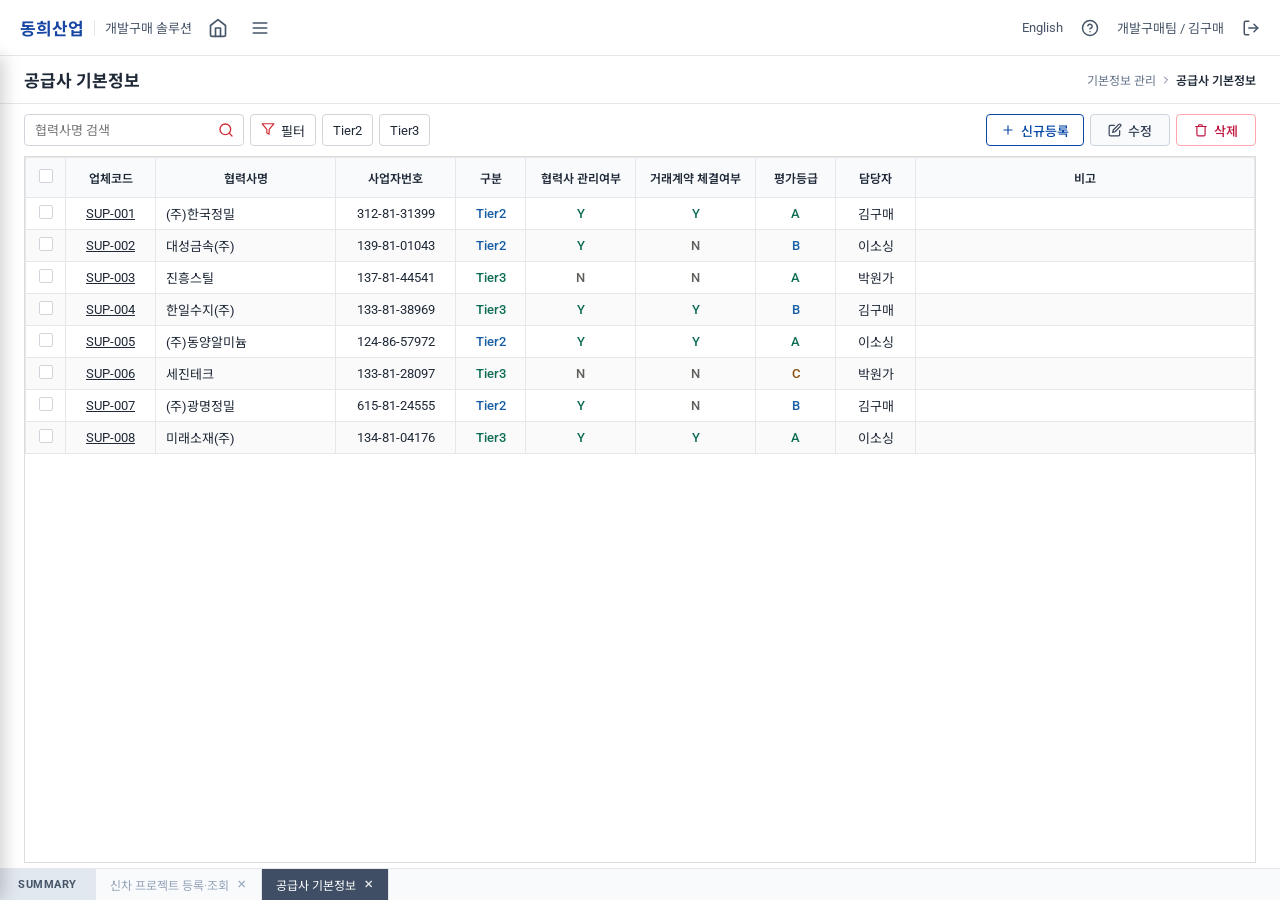
<file: screens/M01_기본정보/M01-002.html>
<!--
  화면ID  : M01-002
  화면명  : 공급사(Tier 2·3) 기본정보
  패턴    : 리스트 + 행 클릭 상세 전환 (SPA)
  스타일  : singlesuite-style + 개발구매 표준 규칙 전부 적용
  생성일  : 2026-05-31
-->
<!DOCTYPE html>
<html lang="ko">
<head>
<meta charset="UTF-8">
<meta name="viewport" content="width=device-width, initial-scale=1.0">
<title>M01-002 공급사 기본정보</title>
<link href="https://fonts.googleapis.com/css2?family=Roboto:wght@300;400;500;700&family=Noto+Sans+KR:wght@300;400;500;700&display=swap" rel="stylesheet">
<style>
/* ── §1 토큰 ─────────────────────────────────────────────────────── */
*, *::before, *::after { margin:0; padding:0; box-sizing:border-box; font-family:'Roboto','Noto Sans KR',sans-serif; }
:root {
  --brand-primary:      #1746a3;
  --brand-primary-alt:  #0747a6;
  --brand-primary-dark: #003380;
  --brand-soft-bg:      #f0f5ff;
  --brand-soft-hover:   #dbeafe;
  --success-green:      #16a34a;
  --success-soft-bg:    #f0fdf4;
  --success-soft-bd:    #bbf7d0;
  --error-red:          #e11d48;
  --error-soft-bg:      #fff1f2;
  --error-soft-bd:      #fecdd3;
  --error-outline:      #be123c;
  --error-outline-bd:   #fda4af;
  --required-red:       #ef4444;
  --accent-red:         #D22C36;
  --text-primary:       #1f2937;
  --text-label:         #222222;
  --text-secondary:     #475569;
  --text-tertiary:      #64748b;
  --text-muted:         #94a3b8;
  --text-readonly:      #6b7280;
  --bg-soft:            #f8fafc;
  --bg-gray-lite:       #f1f5f9;
  --bg-hover-soft:      #f9fafb;
  --border-default:     #e5e7eb;
  --border-input:       #d1d5db;
  --border-soft:        #cbd5e1;
  --border-strong:      #94a3b8;
  --sidebar-bg:         #0F172A;
  --sidebar-text:       #CBD5E1;
  --sidebar-text-sub:   #94A3B8;
  --sidebar-text-active:#FFFFFF;
  --sidebar-icon:       #94A3B8;
  --sidebar-icon-active:#60A5FA;
  --sidebar-hover-bg:   #1E293B;
  --tab-bg:             #f8fafc;
  --tab-text:           #94a3b8;
  --tab-active-bg:      #3f4e65;
  --tab-active-text:    #ffffff;
  --popup-header-bg:    #0747a6;
  --gnb-height:         56px;
  --title-bar-height:   48px;
  --button-height:      32px;
  --input-height:       32px;
  --grid-header-height: 40px;
  --grid-row-height:    32px;
  --bottom-tab-height:  32px;
  --radius-default:     4px;
  --shadow-focus:       0 0 0 3px rgba(7,71,166,.15);
  --shadow-popup:       0 10px 25px rgba(0,0,0,.18);
  --shadow-sidebar:     4px 0 16px rgba(0,0,0,.18);
  --font-l:17px; --font-m:14px; --font-s:13px; --font-xs:12px; --font-2xs:11px;
}
html, body { height:100%; background:#fff; color:var(--text-primary); overflow:hidden; }

/* ── §2-2 GNB ────────────────────────────────────────────────────── */
.ss-gnb { height:var(--gnb-height); background:#fff; border-bottom:1px solid var(--border-default); display:flex; align-items:center; justify-content:space-between; padding:0 20px; position:relative; z-index:1000; flex-shrink:0; }
.ss-gnb-left { display:flex; align-items:center; gap:10px; }
.ss-gnb-logo { font-size:17px; font-weight:700; color:var(--brand-primary); }
.ss-gnb-sep  { width:1px; height:16px; background:var(--border-default); }
.ss-gnb-product { font-size:var(--font-s); color:var(--text-secondary); }
.ss-gnb-icon-btn { width:32px; height:32px; display:inline-flex; align-items:center; justify-content:center; cursor:pointer; color:var(--text-secondary); border:none; background:transparent; border-radius:var(--radius-default); }
.ss-gnb-icon-btn:hover { background:var(--bg-soft); }
.ss-gnb-right { display:flex; align-items:center; gap:18px; font-size:var(--font-s); color:var(--text-secondary); }
.ss-gnb-icon  { display:inline-flex; align-items:center; justify-content:center; cursor:pointer; }

/* ── §2-3 Page Title Bar ─────────────────────────────────────────── */
.ss-page-title { height:var(--title-bar-height); background:#fff; border-bottom:1px solid var(--border-default); display:flex; align-items:center; justify-content:space-between; padding:0 24px; flex-shrink:0; }
.ss-page-title-text { font-size:var(--font-l); font-weight:700; color:var(--text-primary); }
.ss-page-breadcrumb { font-size:var(--font-xs); color:var(--text-tertiary); display:flex; align-items:center; gap:4px; }

/* ── §2-4 필터 바 ────────────────────────────────────────────────── */
.ss-filter-action-row { display:flex; align-items:center; justify-content:space-between; gap:8px; padding:10px 24px; background:#fff; flex-shrink:0; }
.ss-filter-group { display:flex; align-items:center; gap:6px; }
.ss-filter-search { position:relative; width:220px; }
.ss-filter-search input { width:100%; height:var(--input-height); border:1px solid var(--border-input); border-radius:var(--radius-default); padding:0 32px 0 10px; font-size:var(--font-s); color:var(--text-primary); background:#fff; font-family:inherit; }
.ss-filter-search input:focus { outline:none; border-color:var(--brand-primary-alt); box-shadow:var(--shadow-focus); }
.ss-search-icon { position:absolute; right:10px; top:50%; transform:translateY(-50%); color:var(--accent-red); pointer-events:none; display:inline-flex; }
.ss-filter-tag { display:inline-flex; align-items:center; gap:6px; height:var(--button-height); padding:0 10px; border:1px solid var(--border-input); background:#fff; border-radius:var(--radius-default); font-size:var(--font-s); color:var(--text-primary); cursor:pointer; transition:background .12s, border-color .12s; }
.ss-filter-tag:hover { background:var(--bg-soft); }
.ss-filter-tag.is-active { background:var(--brand-soft-bg); border-color:var(--brand-primary-alt); color:var(--brand-primary-alt); font-weight:500; }
.ss-tag-icon svg { width:14px; height:14px; color:var(--accent-red); }
.ss-action-bar { display:flex; align-items:center; gap:6px; flex-shrink:0; }

/* ── §3 버튼 9종 ─────────────────────────────────────────────────── */
.btn { height:var(--button-height); padding:0 14px; border-radius:var(--radius-default); border:1px solid transparent; font-size:var(--font-s); font-weight:500; cursor:pointer; display:inline-flex; align-items:center; justify-content:center; gap:6px; min-width:80px; white-space:nowrap; font-family:inherit; transition:background .12s, color .12s, border-color .12s; }
.btn:disabled { opacity:.38; cursor:not-allowed; pointer-events:none; }
.btn-default       { background:#f8fafc; color:#334155; border-color:#cbd5e1; }
.btn-default:hover { background:#f1f5f9; color:var(--brand-primary-alt); border-color:var(--brand-primary-alt); }
.btn-solid-blue        { background:var(--brand-primary-alt); color:#fff; border-color:var(--brand-primary-alt); }
.btn-solid-blue:hover  { background:var(--brand-primary-dark); }
.btn-soft-blue         { background:var(--brand-soft-bg); color:var(--brand-primary-alt); border-color:var(--brand-primary-alt); }
.btn-soft-blue:hover   { background:var(--brand-soft-hover); }
.btn-outline-blue      { background:#fff; color:var(--brand-primary-alt); border-color:var(--brand-primary-alt); }
.btn-outline-blue:hover{ background:var(--brand-soft-bg); }
.btn-soft-green        { background:var(--success-soft-bg); color:var(--success-green); border-color:var(--success-soft-bd); }
.btn-soft-green:hover  { background:#dcfce7; }
.btn-soft-red          { background:var(--error-soft-bg); color:var(--error-red); border-color:var(--error-soft-bd); }
.btn-soft-red:hover    { background:#ffe4e6; }
.btn-outline-red       { background:#fff; color:var(--error-outline); border-color:var(--error-outline-bd); }
.btn-outline-red:hover { background:var(--error-soft-bg); }
.btn-white        { background:#fff; color:var(--text-secondary); border-color:var(--border-input); }
.btn-white:hover  { background:var(--bg-hover-soft); color:#1e293b; border-color:var(--border-strong); }
.btn-gray-lite        { background:var(--bg-gray-lite); color:var(--text-secondary); border-color:var(--border-input); }
.btn-gray-lite:hover  { background:#e2e8f0; border-color:var(--border-strong); }
.btn-sm { height:28px; min-width:60px; font-size:var(--font-xs); padding:0 10px; }

/* ── §4 그리드 ───────────────────────────────────────────────────── */
/* 리스트 그리드 높이: GNB(56)+Title(48)+Filter(52)+BottomTab(32)+gap(5) = 193px */
.ss-grid-container { height:calc(100vh - 193px); overflow-y:auto; margin:0 24px 5px; border:1px solid #DDDDDD; }
.ss-grid { width:100%; border-collapse:collapse; white-space:nowrap; }
.ss-grid th { height:var(--grid-header-height); background:var(--bg-soft); border:1px solid var(--border-default); padding:0 10px; font-size:var(--font-xs); font-weight:600; color:var(--text-primary); text-align:center; position:sticky; top:0; z-index:10; }
.ss-grid td { height:var(--grid-row-height); border:1px solid var(--border-default); padding:0 10px; font-size:var(--font-s); color:var(--text-primary); }
.ss-grid tbody tr:nth-child(even) td { background:#fafafa; }
.ss-grid tbody tr:hover td { background:var(--bg-soft) !important; cursor:pointer; }
.ss-grid tbody tr.row-selected td { background:#E6F1FB !important; }
/* 체크박스 */
.ss-grid input[type=checkbox] { appearance:none; -webkit-appearance:none; width:14px; height:14px; border:1px solid var(--border-input); background:#fff; cursor:pointer; position:relative; border-radius:2px; }
.ss-grid input[type=checkbox]:checked { border-color:var(--brand-primary); background:var(--brand-primary); }
.ss-grid input[type=checkbox]:checked::after { content:'✔'; position:absolute; top:-3px; left:1px; font-size:11px; color:#fff; }
/* 열 색상·정렬 */
.ss-col-default{ color:#1f2937; }
.ss-col-blue   { color:#0747a6; }
.ss-col-green  { color:#16a34a; }
.ss-col-red    { color:#e11d48; }
.ss-col-link   { color:#0747a6; text-decoration:underline; cursor:pointer; }
.ss-col-left   { text-align:left; }
.ss-col-center { text-align:center; }
.ss-col-right  { text-align:right; }
/* 공급사 텍스트 색상 (뱃지 없음 — 개발구매 표준 규칙) */
.tier2   { color:#185FA5; font-weight:500; }
.tier3   { color:#0F6E56; font-weight:500; }
.grade-a { color:#0F6E56; font-weight:500; }
.grade-b { color:#185FA5; font-weight:500; }
.grade-c { color:#854F0B; font-weight:500; }
.grade-d { color:#A32D2D; font-weight:500; }
.yn-y    { color:#0F6E56; font-weight:500; }
.yn-n    { color:#5F5E5A; font-weight:500; }

/* ── 레이아웃 ────────────────────────────────────────────────────── */
.page-wrapper { display:flex; flex-direction:column; height:100vh; }
.view-hidden  { display:none !important; }

/* ── 상세 화면 ───────────────────────────────────────────────────── */
/* 상세 헤더 */
.detail-header { height:52px; background:var(--bg-soft); border-bottom:1px solid var(--border-default); display:flex; align-items:center; padding:0 24px; gap:12px; flex-shrink:0; }
.detail-company { font-size:17px; font-weight:700; color:var(--text-primary); }
.detail-code    { font-size:var(--font-xs); color:var(--text-tertiary); padding:2px 8px; background:#fff; border:1px solid var(--border-default); border-radius:var(--radius-default); }
.detail-tier-tag { font-size:var(--font-xs); font-weight:600; padding:2px 8px; border-radius:var(--radius-default); }
.detail-tier-t2  { color:#185FA5; background:#f0f5ff; border:1px solid #185FA5; }
.detail-tier-t3  { color:#0F6E56; background:var(--success-soft-bg); border:1px solid #0F6E56; }
.detail-header-actions { margin-left:auto; display:flex; gap:6px; }

/* 상세 바디: 세로 탭 + 콘텐츠 */
.detail-body {
  flex:1; display:flex; overflow:hidden;
}
/* 좌측 패널 250px 고정 (협력사 상세 표준 규칙) */
.detail-left-panel { width:250px; flex-shrink:0; border-right:1px solid #e5e7eb; display:flex; flex-direction:column; background:var(--bg-soft); overflow:hidden; }
.vtab-menu { flex:1; overflow-y:auto; }
.vtab-item { height:44px; padding:0 16px; display:flex; align-items:center; font-size:var(--font-s); color:#5F5E5A; cursor:pointer; border-left:3px solid transparent; border-bottom:1px solid var(--border-default); transition:background .1s; }
.vtab-item:hover { background:#f0f5ff; color:var(--brand-primary); }
/* 활성 탭: #185FA5, font-weight 500, background #fff */
.vtab-item.active { background:#fff; color:#185FA5; font-weight:500; border-left-color:#185FA5; }
/* 좌측 파일첨부 영역 (사업자등록증) */
.left-attach { border-top:1px solid #e5e7eb; padding:12px; flex-shrink:0; }
.left-attach-header { display:flex; align-items:center; justify-content:space-between; margin-bottom:8px; }
.left-attach-label { font-size:var(--font-s); font-weight:500; color:var(--text-primary); }
.left-file-area { border:1px solid #e5e7eb; background:var(--bg-soft); min-height:120px; border-radius:var(--radius-default); display:flex; align-items:center; justify-content:center; font-size:var(--font-xs); color:var(--text-muted); }
/* 우측 파일첨부 (두번째 — 첨부파일) */
.right-file-area { border:1px solid #e5e7eb; background:var(--bg-soft); min-height:120px; border-radius:var(--radius-default); display:flex; align-items:center; justify-content:center; font-size:var(--font-xs); color:var(--text-muted); margin-top:6px; }

/* 탭 콘텐츠 */
.detail-content { flex:1; overflow-y:auto; padding:20px; }
.tab-pane.hidden { display:none; }

/* 섹션 타이틀 (개발구매 표준 규칙: font-m 500, #DDDDDD border) */
.form-section { margin-bottom:24px; }
.form-section-title { font-size:var(--font-m); font-weight:500; color:var(--text-primary); border-bottom:1px solid #DDDDDD; padding-bottom:8px; margin-bottom:16px; }

/* 2열 폼 그리드 */
.form-2col { display:grid; grid-template-columns:1fr 1fr; gap:12px 20px; }
.form-full  { grid-column:1/-1; }
.form-group { display:flex; flex-direction:column; gap:4px; }

/* 파일 업로드 드롭존 */
.attach-drop-header { display:flex; align-items:center; gap:8px; margin-bottom:6px; }
.attach-drop-zone { height:80px; border:1px dashed #DDDDDD; border-radius:var(--radius-default); display:flex; align-items:center; justify-content:center; font-size:var(--font-xs); color:var(--text-muted); cursor:pointer; background:#fff; }
.attach-drop-zone:hover { background:var(--bg-soft); }
/* 우편번호 입력+버튼 조합 */
.input-with-btn { display:flex; gap:6px; align-items:center; }
.input-with-btn .ss-form-control { flex:1; min-width:0; }

/* §5 폼 */
.ss-form-label { font-size:var(--font-xs); font-weight:700; color:var(--text-label); display:block; }
.ss-form-label .req { color:var(--required-red); margin-left:2px; }
.ss-form-control { height:var(--input-height); width:100%; padding:0 10px; border-radius:var(--radius-default); font-size:var(--font-s); font-family:inherit; outline:none; transition:border-color .12s, box-shadow .12s; border:1px solid var(--border-input); color:var(--text-primary); background:#fff; }
.ss-form-control:focus { border-color:var(--brand-primary-alt); box-shadow:var(--shadow-focus); }
.ss-form-control.readonly,[readonly].ss-form-control { border-color:var(--border-default); color:var(--text-readonly); background:#f9fafb; cursor:not-allowed; }
.ss-form-select { height:var(--input-height); width:100%; padding:0 28px 0 10px; border-radius:var(--radius-default); font-size:var(--font-s); font-family:inherit; border:1px solid var(--border-input); background:#fff url("data:image/svg+xml,%3Csvg xmlns='http://www.w3.org/2000/svg' width='12' height='12' viewBox='0 0 24 24' fill='none' stroke='%2364748b' stroke-width='2' stroke-linecap='round' stroke-linejoin='round'%3E%3Cpolyline points='6 9 12 15 18 9'%3E%3C/polyline%3E%3C/svg%3E") no-repeat right 8px center; appearance:none; cursor:pointer; color:var(--text-primary); outline:none; }
.ss-form-select:focus { border-color:var(--brand-primary-alt); box-shadow:var(--shadow-focus); }

/* 파일첨부 */
.attach-row    { display:flex; gap:12px; margin-bottom:8px; }
.attach-box    { flex:1; border:1px dashed var(--border-soft); border-radius:var(--radius-default); padding:8px 12px; display:flex; align-items:center; gap:8px; background:var(--bg-soft); }
.attach-label  { font-size:var(--font-xs); color:var(--text-secondary); flex-shrink:0; min-width:80px; }
.attach-hint   { font-size:var(--font-xs); color:var(--text-muted); }
.attach-file   { font-size:var(--font-xs); color:var(--brand-primary-alt); text-decoration:underline; cursor:pointer; }

/* 인증 만료 */
.cert-expired  { color:#A32D2D; font-weight:500; }
.lme-y { color:#0F6E56; font-weight:500; }
.lme-n { color:#5F5E5A; font-weight:500; }

/* 콘텐츠 하단 버튼 */
.detail-footer { display:flex; justify-content:flex-end; gap:6px; padding:14px 0 4px; border-top:1px solid var(--border-default); margin-top:8px; }

/* ── §7 하단 탭바 ─────────────────────────────────────────────────── */
.ss-bottom-tab-bar { height:var(--bottom-tab-height); background:var(--tab-bg); display:flex; align-items:center; border-top:1px solid var(--border-default); padding-right:12px; flex-shrink:0; }
.ss-bottom-tab-summary { display:flex; align-items:center; justify-content:center; height:100%; padding:0 18px; background:#e2e8f0; border-right:1px solid var(--border-default); font-size:11px; font-weight:700; color:var(--text-secondary); letter-spacing:.5px; cursor:default; }
.ss-bottom-tab-item { display:flex; align-items:center; gap:8px; height:100%; padding:0 14px; font-size:var(--font-xs); color:var(--tab-text); background:var(--tab-bg); border-right:1px solid var(--border-default); cursor:pointer; }
.ss-bottom-tab-item.active { background:var(--tab-active-bg); color:var(--tab-active-text); }
.ss-tab-close { font-size:10px; opacity:.9; }
.ss-bottom-tab-spacer { flex:1; }

/* ── §6 팝업 ─────────────────────────────────────────────────────── */
.ss-popup-overlay { position:fixed; inset:0; background:rgba(15,23,42,.45); z-index:2000; display:none; align-items:center; justify-content:center; }
.ss-popup-overlay.is-open { display:flex; }
.ss-popup-window { width:100%; max-width:600px; background:#fff; border-radius:var(--radius-default); box-shadow:var(--shadow-popup); overflow:hidden; display:flex; flex-direction:column; }
.ss-popup-header { height:36px; background:var(--popup-header-bg); color:#fff; display:flex; align-items:center; justify-content:space-between; padding:0 12px; font-size:var(--font-s); font-weight:500; }
.ss-popup-controls { display:flex; gap:8px; }
.ss-popup-icon { width:20px; height:20px; display:inline-flex; align-items:center; justify-content:center; color:#fff; cursor:pointer; border-radius:2px; }
.ss-popup-icon:hover { background:rgba(255,255,255,.15); }
.ss-popup-body   { padding:20px 24px; }
.ss-popup-footer { border-top:1px solid var(--border-default); padding:10px 16px; display:flex; justify-content:flex-end; gap:6px; }

/* ── §8 사이드바 ─────────────────────────────────────────────────── */
.ss-sidebar { position:fixed; top:var(--gnb-height); left:0; height:calc(100vh - var(--gnb-height)); width:280px; z-index:1200; background:var(--sidebar-bg); display:flex; flex-direction:column; overflow-y:auto; transform:translateX(-100%); transition:transform .24s ease-out; pointer-events:none; box-shadow:var(--shadow-sidebar); }
.ss-sidebar.is-open { transform:translateX(0); pointer-events:auto; }
.ss-sidebar-header { display:flex; align-items:center; justify-content:space-between; padding:12px 14px 8px 18px; }
.ss-sidebar-title  { font-size:var(--font-s); font-weight:700; color:var(--sidebar-text-active); letter-spacing:.3px; }
.ss-sidebar-close  { width:28px; height:28px; display:inline-flex; align-items:center; justify-content:center; cursor:pointer; color:var(--sidebar-text-sub); border:none; background:transparent; border-radius:4px; }
.ss-sidebar-close:hover { background:var(--sidebar-hover-bg); color:var(--sidebar-text-active); }
.ss-sidebar-section { padding:6px 0; }
.ss-sidebar-section-title { padding:8px 18px 6px; font-size:11px; font-weight:700; color:var(--text-muted); letter-spacing:.5px; text-transform:uppercase; }
.ss-sidebar-item { display:flex; align-items:center; gap:10px; height:38px; padding:0 18px; color:var(--sidebar-text); font-size:14px; font-weight:500; cursor:pointer; border-left:3px solid transparent; transition:background .12s; }
.ss-sidebar-item:hover { background:var(--sidebar-hover-bg); color:var(--sidebar-text-active); }
.ss-sidebar-item.active { background:var(--sidebar-hover-bg); color:var(--sidebar-text-active); border-left-color:var(--sidebar-icon-active); font-weight:600; }
.ss-sidebar-icon { width:18px; height:18px; display:inline-flex; align-items:center; justify-content:center; color:var(--sidebar-icon); flex-shrink:0; }
.ss-sidebar-item.active .ss-sidebar-icon { color:var(--sidebar-icon-active); }
.ss-sidebar-label  { flex:1; }
.ss-sidebar-chevron{ width:14px; height:14px; display:inline-flex; align-items:center; justify-content:center; color:var(--sidebar-text-sub); transition:transform .18s; }
.ss-sidebar-item.is-expanded .ss-sidebar-chevron { transform:rotate(90deg); }
.ss-sidebar-submenu { max-height:0; overflow:hidden; transition:max-height .22s ease; background:rgba(0,0,0,.18); }
.ss-sidebar-submenu.is-open { max-height:500px; }
.ss-sidebar-submenu .ss-sidebar-item { height:32px; padding-left:48px; color:var(--sidebar-text-sub); font-size:12px; font-weight:400; border-left-color:transparent; }
.ss-sidebar-submenu .ss-sidebar-item:hover  { color:var(--sidebar-text-active); }
.ss-sidebar-submenu .ss-sidebar-item.active { color:var(--sidebar-text-active); background:var(--sidebar-hover-bg); }
.ss-sidebar-dim { position:fixed; top:var(--gnb-height); left:0; right:0; bottom:0; background:rgba(15,23,42,.45); z-index:1100; opacity:0; pointer-events:none; transition:opacity .18s; }
.ss-sidebar-dim.is-open { opacity:1; pointer-events:auto; }
body.ss-sidebar-locked { overflow:hidden; }
</style>
</head>
<body>

<!-- ── 딤 + 사이드바 ─────────────────────────────────────────────── -->
<div id="sidebarDim" class="ss-sidebar-dim" onclick="closeSidebar()"></div>
<aside id="sidebar" class="ss-sidebar" aria-hidden="true">
  <div class="ss-sidebar-header">
    <span class="ss-sidebar-title">MENU</span>
    <button class="ss-sidebar-close" onclick="closeSidebar()">
      <svg width="16" height="16" viewBox="0 0 24 24" fill="none" stroke="currentColor" stroke-width="2" stroke-linecap="round" stroke-linejoin="round"><line x1="18" y1="6" x2="6" y2="18"/><line x1="6" y1="6" x2="18" y2="18"/></svg>
    </button>
  </div>
  <div class="ss-sidebar-section">
    <div class="ss-sidebar-section-title">동희산업 개발구매</div>
    <!-- 기본정보 관리 — 펼침 활성 -->
    <div class="ss-sidebar-item is-expanded active" onclick="toggleSubmenu(this)">
      <span class="ss-sidebar-icon"><svg width="16" height="16" viewBox="0 0 24 24" fill="none" stroke="currentColor" stroke-width="2" stroke-linecap="round" stroke-linejoin="round"><path d="M14 2H6a2 2 0 0 0-2 2v16a2 2 0 0 0 2 2h12a2 2 0 0 0 2-2V8z"/><polyline points="14 2 14 8 20 8"/></svg></span>
      <span class="ss-sidebar-label">기본정보 관리</span>
      <span class="ss-sidebar-chevron"><svg width="14" height="14" viewBox="0 0 24 24" fill="none" stroke="currentColor" stroke-width="2" stroke-linecap="round" stroke-linejoin="round"><polyline points="9 18 15 12 9 6"/></svg></span>
    </div>
    <div class="ss-sidebar-submenu is-open">
      <div class="ss-sidebar-item"><span class="ss-sidebar-label">신차 프로젝트 등록·조회</span></div>
      <div class="ss-sidebar-item active"><span class="ss-sidebar-label">공급사 기본정보</span></div>
      <div class="ss-sidebar-item"><span class="ss-sidebar-label">소재·원자재 코드</span></div>
      <div class="ss-sidebar-item"><span class="ss-sidebar-label">공정·가공비 표준코드</span></div>
      <div class="ss-sidebar-item"><span class="ss-sidebar-label">사용자·권한 관리</span></div>
    </div>
    <div class="ss-sidebar-item" onclick="toggleSubmenu(this)">
      <span class="ss-sidebar-icon"><svg width="16" height="16" viewBox="0 0 24 24" fill="none" stroke="currentColor" stroke-width="2" stroke-linecap="round" stroke-linejoin="round"><polyline points="16 18 22 12 16 6"/><polyline points="8 6 2 12 8 18"/></svg></span>
      <span class="ss-sidebar-label">BOM 관리</span>
      <span class="ss-sidebar-chevron"><svg width="14" height="14" viewBox="0 0 24 24" fill="none" stroke="currentColor" stroke-width="2" stroke-linecap="round" stroke-linejoin="round"><polyline points="9 18 15 12 9 6"/></svg></span>
    </div>
    <div class="ss-sidebar-submenu">
      <div class="ss-sidebar-item"><span class="ss-sidebar-label">통합 BOM 관리</span></div>
      <div class="ss-sidebar-item"><span class="ss-sidebar-label">BOM 변경 이력(ECN)</span></div>
    </div>
    <div class="ss-sidebar-item" onclick="toggleSubmenu(this)">
      <span class="ss-sidebar-icon"><svg width="16" height="16" viewBox="0 0 24 24" fill="none" stroke="currentColor" stroke-width="2" stroke-linecap="round" stroke-linejoin="round"><line x1="12" y1="1" x2="12" y2="23"/><path d="M17 5H9.5a3.5 3.5 0 0 0 0 7h5a3.5 3.5 0 0 1 0 7H6"/></svg></span>
      <span class="ss-sidebar-label">원가·재료비 관리</span>
      <span class="ss-sidebar-chevron"><svg width="14" height="14" viewBox="0 0 24 24" fill="none" stroke="currentColor" stroke-width="2" stroke-linecap="round" stroke-linejoin="round"><polyline points="9 18 15 12 9 6"/></svg></span>
    </div>
    <div class="ss-sidebar-submenu">
      <div class="ss-sidebar-item"><span class="ss-sidebar-label">소재별 재료비 산출</span></div>
    </div>
    <div class="ss-sidebar-item" onclick="toggleSubmenu(this)">
      <span class="ss-sidebar-icon"><svg width="16" height="16" viewBox="0 0 24 24" fill="none" stroke="currentColor" stroke-width="2" stroke-linecap="round" stroke-linejoin="round"><circle cx="12" cy="12" r="10"/><polyline points="12 6 12 12 16 14"/></svg></span>
      <span class="ss-sidebar-label">목표가 관리</span>
      <span class="ss-sidebar-chevron"><svg width="14" height="14" viewBox="0 0 24 24" fill="none" stroke="currentColor" stroke-width="2" stroke-linecap="round" stroke-linejoin="round"><polyline points="9 18 15 12 9 6"/></svg></span>
    </div>
    <div class="ss-sidebar-submenu">
      <div class="ss-sidebar-item"><span class="ss-sidebar-label">목표가 설정·버전 관리</span></div>
      <div class="ss-sidebar-item"><span class="ss-sidebar-label">Vs Target 모니터링</span></div>
    </div>
    <div class="ss-sidebar-item" onclick="toggleSubmenu(this)">
      <span class="ss-sidebar-icon"><svg width="16" height="16" viewBox="0 0 24 24" fill="none" stroke="currentColor" stroke-width="2" stroke-linecap="round" stroke-linejoin="round"><path d="M21 15a2 2 0 0 1-2 2H7l-4 4V5a2 2 0 0 1 2-2h14a2 2 0 0 1 2 2z"/></svg></span>
      <span class="ss-sidebar-label">RFQ·견적 관리</span>
      <span class="ss-sidebar-chevron"><svg width="14" height="14" viewBox="0 0 24 24" fill="none" stroke="currentColor" stroke-width="2" stroke-linecap="round" stroke-linejoin="round"><polyline points="9 18 15 12 9 6"/></svg></span>
    </div>
    <div class="ss-sidebar-submenu">
      <div class="ss-sidebar-item"><span class="ss-sidebar-label">RFQ 발송 관리</span></div>
    </div>
    <div class="ss-sidebar-item" onclick="toggleSubmenu(this)">
      <span class="ss-sidebar-icon"><svg width="16" height="16" viewBox="0 0 24 24" fill="none" stroke="currentColor" stroke-width="2" stroke-linecap="round" stroke-linejoin="round"><polyline points="9 11 12 14 22 4"/><path d="M21 12v7a2 2 0 0 1-2 2H5a2 2 0 0 1-2-2V5a2 2 0 0 1 2-2h11"/></svg></span>
      <span class="ss-sidebar-label">결재·승인 관리</span>
      <span class="ss-sidebar-chevron"><svg width="14" height="14" viewBox="0 0 24 24" fill="none" stroke="currentColor" stroke-width="2" stroke-linecap="round" stroke-linejoin="round"><polyline points="9 18 15 12 9 6"/></svg></span>
    </div>
    <div class="ss-sidebar-submenu">
      <div class="ss-sidebar-item"><span class="ss-sidebar-label">내 결재 현황</span></div>
    </div>
    <div class="ss-sidebar-item" onclick="toggleSubmenu(this)">
      <span class="ss-sidebar-icon"><svg width="16" height="16" viewBox="0 0 24 24" fill="none" stroke="currentColor" stroke-width="2" stroke-linecap="round" stroke-linejoin="round"><line x1="18" y1="20" x2="18" y2="10"/><line x1="12" y1="20" x2="12" y2="4"/><line x1="6" y1="20" x2="6" y2="14"/></svg></span>
      <span class="ss-sidebar-label">레포트·대시보드</span>
      <span class="ss-sidebar-chevron"><svg width="14" height="14" viewBox="0 0 24 24" fill="none" stroke="currentColor" stroke-width="2" stroke-linecap="round" stroke-linejoin="round"><polyline points="9 18 15 12 9 6"/></svg></span>
    </div>
    <div class="ss-sidebar-submenu">
      <div class="ss-sidebar-item"><span class="ss-sidebar-label">개발구매 현황 대시보드</span></div>
    </div>
  </div>
</aside>

<!-- ── 페이지 래퍼 ─────────────────────────────────────────────── -->
<div class="page-wrapper">

  <!-- GNB -->
  <div class="ss-gnb">
    <div class="ss-gnb-left">
      <span class="ss-gnb-logo">동희산업</span>
      <div class="ss-gnb-sep"></div>
      <span class="ss-gnb-product">개발구매 솔루션</span>
      <button class="ss-gnb-icon-btn" title="홈">
        <svg width="20" height="20" viewBox="0 0 24 24" fill="none" stroke="currentColor" stroke-width="2" stroke-linecap="round" stroke-linejoin="round"><path d="M3 9l9-7 9 7v11a2 2 0 0 1-2 2H5a2 2 0 0 1-2-2z"/><polyline points="9 22 9 12 15 12 15 22"/></svg>
      </button>
      <button class="ss-gnb-icon-btn" onclick="toggleSidebar()" aria-controls="sidebar" aria-expanded="false" title="메뉴">
        <svg width="20" height="20" viewBox="0 0 24 24" fill="none" stroke="currentColor" stroke-width="2" stroke-linecap="round" stroke-linejoin="round"><line x1="4" y1="6" x2="20" y2="6"/><line x1="4" y1="12" x2="20" y2="12"/><line x1="4" y1="18" x2="20" y2="18"/></svg>
      </button>
    </div>
    <div class="ss-gnb-right">
      <span>English</span>
      <span class="ss-gnb-icon" title="도움말">
        <svg width="18" height="18" viewBox="0 0 24 24" fill="none" stroke="currentColor" stroke-width="2" stroke-linecap="round" stroke-linejoin="round"><circle cx="12" cy="12" r="10"/><path d="M9.09 9a3 3 0 0 1 5.83 1c0 2-3 3-3 3"/><path d="M12 17h.01"/></svg>
      </span>
      <span>개발구매팀 / 김구매</span>
      <span class="ss-gnb-icon" title="로그아웃">
        <svg width="18" height="18" viewBox="0 0 24 24" fill="none" stroke="currentColor" stroke-width="2" stroke-linecap="round" stroke-linejoin="round"><path d="M9 21H5a2 2 0 0 1-2-2V5a2 2 0 0 1 2-2h4"/><polyline points="16 17 21 12 16 7"/><line x1="21" y1="12" x2="9" y2="12"/></svg>
      </span>
    </div>
  </div>

  <!-- Page Title Bar -->
  <div class="ss-page-title">
    <span class="ss-page-title-text">공급사 기본정보</span>
    <div class="ss-page-breadcrumb">
      <span>기본정보 관리</span>
      <svg width="12" height="12" viewBox="0 0 24 24" fill="none" stroke="currentColor" stroke-width="2" stroke-linecap="round" stroke-linejoin="round"><polyline points="9 18 15 12 9 6"/></svg>
      <span style="color:var(--text-primary);font-weight:600;">공급사 기본정보</span>
    </div>
  </div>

  <!-- ══ 화면 1: 리스트 뷰 ══════════════════════════════════════════ -->
  <div id="listView">

    <!-- 필터 바: 좌=[Search][필터][Tier2][Tier3] / 우=[신규등록][수정][삭제] -->
    <div class="ss-filter-action-row">
      <div class="ss-filter-group">
        <div class="ss-filter-search">
          <input type="text" placeholder="협력사명 검색">
          <span class="ss-search-icon">
            <svg width="16" height="16" viewBox="0 0 24 24" fill="none" stroke="currentColor" stroke-width="2" stroke-linecap="round" stroke-linejoin="round"><circle cx="11" cy="11" r="8"/><path d="m21 21-4.3-4.3"/></svg>
          </span>
        </div>
        <span class="ss-filter-tag">
          <span class="ss-tag-icon">
            <svg viewBox="0 0 24 24" fill="none" stroke="currentColor" stroke-width="2" stroke-linecap="round" stroke-linejoin="round"><polygon points="22 3 2 3 10 12.46 10 19 14 21 14 12.46 22 3"/></svg>
          </span>
          <span>필터</span>
        </span>
        <span class="ss-filter-tag" onclick="this.classList.toggle('is-active')">Tier2</span>
        <span class="ss-filter-tag" onclick="this.classList.toggle('is-active')">Tier3</span>
      </div>
      <div class="ss-action-bar">
        <button class="btn btn-outline-blue" onclick="openNewView()">
          <svg width="14" height="14" viewBox="0 0 24 24" fill="none" stroke="currentColor" stroke-width="2" stroke-linecap="round" stroke-linejoin="round"><line x1="12" y1="5" x2="12" y2="19"/><line x1="5" y1="12" x2="19" y2="12"/></svg>
          신규등록
        </button>
        <button class="btn btn-default">
          <svg width="14" height="14" viewBox="0 0 24 24" fill="none" stroke="currentColor" stroke-width="2" stroke-linecap="round" stroke-linejoin="round"><path d="M11 4H4a2 2 0 0 0-2 2v14a2 2 0 0 0 2 2h14a2 2 0 0 0 2-2v-7"/><path d="M18.5 2.5a2.121 2.121 0 0 1 3 3L12 15l-4 1 1-4 9.5-9.5z"/></svg>
          수정
        </button>
        <button class="btn btn-outline-red">
          <svg width="14" height="14" viewBox="0 0 24 24" fill="none" stroke="currentColor" stroke-width="2" stroke-linecap="round" stroke-linejoin="round"><polyline points="3 6 5 6 21 6"/><path d="M19 6v14a2 2 0 0 1-2 2H7a2 2 0 0 1-2-2V6m3 0V4a1 1 0 0 1 1-1h4a1 1 0 0 1 1 1v2"/></svg>
          삭제
        </button>
      </div>
    </div>

    <!-- 그리드 (하단탭 5px 위까지 꽉 채움) -->
    <div class="ss-grid-container">
      <table class="ss-grid">
        <thead>
          <tr>
            <th style="width:40px;"><input type="checkbox"></th>
            <th style="width:90px;">업체코드</th>
            <th style="width:180px;">협력사명</th>
            <th style="width:120px;">사업자번호</th>
            <th style="width:70px;">구분</th>
            <th style="width:110px;">협력사 관리여부</th>
            <th style="width:120px;">거래계약 체결여부</th>
            <th style="width:80px;">평가등급</th>
            <th style="width:80px;">담당자</th>
            <th style="min-width:100px;">비고</th>
          </tr>
        </thead>
        <tbody>
          <tr onclick="openDetail('SUP-001','(주)한국정밀','Tier2')">
            <td class="ss-col-center"><input type="checkbox"></td>
            <td class="ss-col-center ss-col-link">SUP-001</td>
            <td class="ss-col-left  ss-col-default">(주)한국정밀</td>
            <td class="ss-col-center ss-col-default">312-81-31399</td>
            <td class="ss-col-center"><span class="tier2">Tier2</span></td>
            <td class="ss-col-center"><span class="yn-y">Y</span></td>
            <td class="ss-col-center"><span class="yn-y">Y</span></td>
            <td class="ss-col-center"><span class="grade-a">A</span></td>
            <td class="ss-col-center ss-col-default">김구매</td>
            <td class="ss-col-left  ss-col-default"></td>
          </tr>
          <tr onclick="openDetail('SUP-002','대성금속(주)','Tier2')">
            <td class="ss-col-center"><input type="checkbox"></td>
            <td class="ss-col-center ss-col-link">SUP-002</td>
            <td class="ss-col-left  ss-col-default">대성금속(주)</td>
            <td class="ss-col-center ss-col-default">139-81-01043</td>
            <td class="ss-col-center"><span class="tier2">Tier2</span></td>
            <td class="ss-col-center"><span class="yn-y">Y</span></td>
            <td class="ss-col-center"><span class="yn-n">N</span></td>
            <td class="ss-col-center"><span class="grade-b">B</span></td>
            <td class="ss-col-center ss-col-default">이소싱</td>
            <td class="ss-col-left  ss-col-default"></td>
          </tr>
          <tr onclick="openDetail('SUP-003','진흥스틸','Tier3')">
            <td class="ss-col-center"><input type="checkbox"></td>
            <td class="ss-col-center ss-col-link">SUP-003</td>
            <td class="ss-col-left  ss-col-default">진흥스틸</td>
            <td class="ss-col-center ss-col-default">137-81-44541</td>
            <td class="ss-col-center"><span class="tier3">Tier3</span></td>
            <td class="ss-col-center"><span class="yn-n">N</span></td>
            <td class="ss-col-center"><span class="yn-n">N</span></td>
            <td class="ss-col-center"><span class="grade-a">A</span></td>
            <td class="ss-col-center ss-col-default">박원가</td>
            <td class="ss-col-left  ss-col-default"></td>
          </tr>
          <tr onclick="openDetail('SUP-004','한일수지(주)','Tier3')">
            <td class="ss-col-center"><input type="checkbox"></td>
            <td class="ss-col-center ss-col-link">SUP-004</td>
            <td class="ss-col-left  ss-col-default">한일수지(주)</td>
            <td class="ss-col-center ss-col-default">133-81-38969</td>
            <td class="ss-col-center"><span class="tier3">Tier3</span></td>
            <td class="ss-col-center"><span class="yn-y">Y</span></td>
            <td class="ss-col-center"><span class="yn-y">Y</span></td>
            <td class="ss-col-center"><span class="grade-b">B</span></td>
            <td class="ss-col-center ss-col-default">김구매</td>
            <td class="ss-col-left  ss-col-default"></td>
          </tr>
          <tr onclick="openDetail('SUP-005','(주)동양알미늄','Tier2')">
            <td class="ss-col-center"><input type="checkbox"></td>
            <td class="ss-col-center ss-col-link">SUP-005</td>
            <td class="ss-col-left  ss-col-default">(주)동양알미늄</td>
            <td class="ss-col-center ss-col-default">124-86-57972</td>
            <td class="ss-col-center"><span class="tier2">Tier2</span></td>
            <td class="ss-col-center"><span class="yn-y">Y</span></td>
            <td class="ss-col-center"><span class="yn-y">Y</span></td>
            <td class="ss-col-center"><span class="grade-a">A</span></td>
            <td class="ss-col-center ss-col-default">이소싱</td>
            <td class="ss-col-left  ss-col-default"></td>
          </tr>
          <tr onclick="openDetail('SUP-006','세진테크','Tier3')">
            <td class="ss-col-center"><input type="checkbox"></td>
            <td class="ss-col-center ss-col-link">SUP-006</td>
            <td class="ss-col-left  ss-col-default">세진테크</td>
            <td class="ss-col-center ss-col-default">133-81-28097</td>
            <td class="ss-col-center"><span class="tier3">Tier3</span></td>
            <td class="ss-col-center"><span class="yn-n">N</span></td>
            <td class="ss-col-center"><span class="yn-n">N</span></td>
            <td class="ss-col-center"><span class="grade-c">C</span></td>
            <td class="ss-col-center ss-col-default">박원가</td>
            <td class="ss-col-left  ss-col-default"></td>
          </tr>
          <tr onclick="openDetail('SUP-007','(주)광명정밀','Tier2')">
            <td class="ss-col-center"><input type="checkbox"></td>
            <td class="ss-col-center ss-col-link">SUP-007</td>
            <td class="ss-col-left  ss-col-default">(주)광명정밀</td>
            <td class="ss-col-center ss-col-default">615-81-24555</td>
            <td class="ss-col-center"><span class="tier2">Tier2</span></td>
            <td class="ss-col-center"><span class="yn-y">Y</span></td>
            <td class="ss-col-center"><span class="yn-n">N</span></td>
            <td class="ss-col-center"><span class="grade-b">B</span></td>
            <td class="ss-col-center ss-col-default">김구매</td>
            <td class="ss-col-left  ss-col-default"></td>
          </tr>
          <tr onclick="openDetail('SUP-008','미래소재(주)','Tier3')">
            <td class="ss-col-center"><input type="checkbox"></td>
            <td class="ss-col-center ss-col-link">SUP-008</td>
            <td class="ss-col-left  ss-col-default">미래소재(주)</td>
            <td class="ss-col-center ss-col-default">134-81-04176</td>
            <td class="ss-col-center"><span class="tier3">Tier3</span></td>
            <td class="ss-col-center"><span class="yn-y">Y</span></td>
            <td class="ss-col-center"><span class="yn-y">Y</span></td>
            <td class="ss-col-center"><span class="grade-a">A</span></td>
            <td class="ss-col-center ss-col-default">이소싱</td>
            <td class="ss-col-left  ss-col-default"></td>
          </tr>
        </tbody>
      </table>
    </div>
  </div><!-- /listView -->

  <!-- ══ 화면 2: 상세 뷰 (행 클릭 시 전환 / 좌250px+우측 구조) ═══ -->
  <div id="detailView" class="view-hidden" style="flex:1;display:flex;flex-direction:column;overflow:hidden;">

    <!-- 상단 타이틀바 -->
    <div class="detail-header">
      <svg width="18" height="18" viewBox="0 0 24 24" fill="none" stroke="var(--brand-primary-alt)" stroke-width="2" stroke-linecap="round" stroke-linejoin="round"><rect x="2" y="7" width="20" height="14" rx="2" ry="2"/><path d="M16 21V5a2 2 0 0 0-2-2h-4a2 2 0 0 0-2 2v16"/></svg>
      <span class="detail-company" id="detailCompanyName">(주)한국정밀</span>
      <span class="detail-code" id="detailCode">SUP-001</span>
      <span class="detail-tier-tag detail-tier-t2" id="detailTierTag">Tier2</span>
      <div class="detail-header-actions">
        <button class="btn btn-default btn-sm">
          <svg width="13" height="13" viewBox="0 0 24 24" fill="none" stroke="currentColor" stroke-width="2" stroke-linecap="round" stroke-linejoin="round"><path d="M11 4H4a2 2 0 0 0-2 2v14a2 2 0 0 0 2 2h14a2 2 0 0 0 2-2v-7"/><path d="M18.5 2.5a2.121 2.121 0 0 1 3 3L12 15l-4 1 1-4 9.5-9.5z"/></svg>
          수정
        </button>
        <button class="btn btn-soft-red btn-sm">
          <svg width="13" height="13" viewBox="0 0 24 24" fill="none" stroke="currentColor" stroke-width="2" stroke-linecap="round" stroke-linejoin="round"><circle cx="12" cy="12" r="10"/><line x1="4.93" y1="4.93" x2="19.07" y2="19.07"/></svg>
          거래정지
        </button>
        <button class="btn btn-white btn-sm" onclick="closeDetail()">닫기</button>
      </div>
    </div>

    <!-- 본문: 좌(250px) + 우(나머지) -->
    <div class="detail-body">

      <!-- ▌좌측 패널 250px: 탭메뉴 + 사업자등록증 -->
      <div class="detail-left-panel">
        <nav class="vtab-menu">
          <div class="vtab-item active" onclick="showTab('tab-general',this)">일반정보</div>
          <div class="vtab-item" onclick="showTab('tab-extra',this)">부가정보</div>
          <div class="vtab-item" onclick="showTab('tab-contact',this)">담당자정보</div>
          <div class="vtab-item" onclick="showTab('tab-management',this)">경영정보</div>
          <div class="vtab-item" onclick="showTab('tab-sales',this)">영업현황</div>
          <div class="vtab-item" onclick="showTab('tab-cert',this)">인증정보</div>
          <div class="vtab-item" onclick="showTab('tab-credit',this)">신용평가정보</div>
        </nav>
        <div class="left-attach">
          <div class="left-attach-header">
            <span class="left-attach-label">사업자등록증</span>
            <button class="btn btn-gray-lite btn-sm" style="font-size:11px;min-width:auto;padding:0 8px;">+ AllDownLoad</button>
          </div>
          <div class="left-file-area">첨부파일 없음</div>
        </div>
      </div>

      <!-- ▐ 우측 콘텐츠 영역 -->
      <div class="detail-content">

        <!-- ── 일반정보 탭 ── -->
        <div id="tab-general" class="tab-pane">
          <div class="form-section">
            <div class="form-section-title">기본정보</div>
            <div class="form-2col">
              <div class="form-group">
                <label class="ss-form-label">아이디</label>
                <input class="ss-form-control" value="SUP-001" readonly>
              </div>
              <div class="form-group">
                <label class="ss-form-label">업체코드</label>
                <input class="ss-form-control" value="SUP-001" readonly>
              </div>
              <div class="form-group">
                <label class="ss-form-label">업체구분</label>
                <select class="ss-form-select"><option selected>Tier2</option><option>Tier3</option></select>
              </div>
              <div class="form-group">
                <label class="ss-form-label">언어</label>
                <select class="ss-form-select"><option selected>한국어</option><option>영어</option></select>
              </div>
              <div class="form-group">
                <label class="ss-form-label">국가<span class="req">*</span></label>
                <select class="ss-form-select"><option selected>KR - South Korea</option><option>US - United States</option><option>CN - China</option><option>JP - Japan</option></select>
              </div>
              <div class="form-group"></div>
            </div>
          </div>
          <div class="form-section">
            <div class="form-section-title">사업자 정보</div>
            <div class="form-2col">
              <div class="form-group">
                <label class="ss-form-label">사업자등록번호<span class="req">*</span></label>
                <input class="ss-form-control" value="312-81-31399">
              </div>
              <div class="form-group">
                <label class="ss-form-label">법인등록번호</label>
                <input class="ss-form-control" value="130111-0023456">
              </div>
              <div class="form-group form-full">
                <label class="ss-form-label">회사명<span class="req">*</span></label>
                <input class="ss-form-control" value="(주)한국정밀">
              </div>
              <div class="form-group form-full">
                <label class="ss-form-label">회사명(영문)</label>
                <input class="ss-form-control" value="Korea Precision Co., Ltd.">
              </div>
              <div class="form-group">
                <label class="ss-form-label">대표자명<span class="req">*</span></label>
                <input class="ss-form-control" value="김대표">
              </div>
              <div class="form-group">
                <label class="ss-form-label">설립일자</label>
                <input class="ss-form-control" value="1998-03-15">
              </div>
              <div class="form-group">
                <label class="ss-form-label">대표이메일</label>
                <input class="ss-form-control" value="ceo@korea-precision.co.kr">
              </div>
              <div class="form-group">
                <label class="ss-form-label">대표전화번호</label>
                <input class="ss-form-control" value="031-456-7890">
              </div>
              <div class="form-group">
                <label class="ss-form-label">업종</label>
                <input class="ss-form-control" value="금속 가공업">
              </div>
              <div class="form-group">
                <label class="ss-form-label">세부업종</label>
                <input class="ss-form-control" value="자동차 부품 제조">
              </div>
              <div class="form-group">
                <label class="ss-form-label">우편번호<span class="req">*</span></label>
                <div class="input-with-btn">
                  <input class="ss-form-control" value="15588">
                  <button class="btn btn-gray-lite btn-sm" style="flex-shrink:0;min-width:52px;">검색</button>
                </div>
              </div>
              <div class="form-group"></div>
              <div class="form-group form-full">
                <label class="ss-form-label">주소<span class="req">*</span></label>
                <input class="ss-form-control" value="경기도 안산시 단원구 산업로">
              </div>
              <div class="form-group form-full">
                <label class="ss-form-label">상세주소</label>
                <input class="ss-form-control" value="한국정밀 제조동 3층">
              </div>
              <div class="form-group">
                <label class="ss-form-label">기업규모</label>
                <select class="ss-form-select"><option>소기업</option><option>중소기업</option><option selected>중견기업</option><option>대기업</option></select>
              </div>
              <div class="form-group">
                <label class="ss-form-label">회사상장여부</label>
                <select class="ss-form-select"><option selected>비상장</option><option>코스피</option><option>코스닥</option></select>
              </div>
              <div class="form-group">
                <label class="ss-form-label">부지현황(대지,평)</label>
                <input class="ss-form-control" value="2,400">
              </div>
              <div class="form-group">
                <label class="ss-form-label">부지현황(건물,평)</label>
                <input class="ss-form-control" value="1,800">
              </div>
              <div class="form-group form-full">
                <label class="ss-form-label">전체 사업장</label>
                <input class="ss-form-control" value="경기도 안산시 2개 사업장 운영">
              </div>
            </div>
          </div>
          <div class="form-section">
            <div class="form-section-title">파일첨부</div>
            <div class="form-2col">
              <div class="form-group">
                <div class="attach-drop-header">
                  <span class="ss-form-label" style="flex:1;">첨부파일</span>
                  <button class="btn btn-gray-lite btn-sm" style="font-size:11px;min-width:auto;padding:0 8px;">+ AllDownLoad</button>
                </div>
                <div class="right-file-area">첨부파일 없음</div>
              </div>
              <div class="form-group"></div>
            </div>
          </div>
          <div class="detail-footer">
            <button class="btn btn-white">취소</button>
            <button class="btn btn-solid-blue">
              <svg width="13" height="13" viewBox="0 0 24 24" fill="none" stroke="currentColor" stroke-width="2" stroke-linecap="round" stroke-linejoin="round"><path d="M19 21H5a2 2 0 0 1-2-2V5a2 2 0 0 1 2-2h11l5 5v11a2 2 0 0 1-2 2z"/><polyline points="17 21 17 13 7 13 7 21"/><polyline points="7 3 7 8 15 8"/></svg>
              저장
            </button>
          </div>
        </div><!-- /tab-general -->

        <!-- ── 부가정보 탭 ── -->
        <div id="tab-extra" class="tab-pane hidden">
          <div class="form-section">
            <div class="form-section-title">부가정보</div>
            <div class="form-2col">
              <div class="form-group">
                <label class="ss-form-label">홈페이지 URL</label>
                <input class="ss-form-control" value="https://www.korea-precision.co.kr">
              </div>
              <div class="form-group">
                <label class="ss-form-label">설립연도</label>
                <input class="ss-form-control" value="1998">
              </div>
              <div class="form-group form-full">
                <label class="ss-form-label">주요거래처</label>
                <input class="ss-form-control" value="현대모비스, 기아, 동희산업">
              </div>
              <div class="form-group form-full">
                <label class="ss-form-label">주요제품</label>
                <input class="ss-form-control" value="자동차 범퍼 어셈블리, 도어 패널, 사이드 실">
              </div>
              <div class="form-group form-full">
                <label class="ss-form-label">특이사항</label>
                <textarea class="ss-form-control" style="height:80px;resize:none;padding:8px 10px;">2023년도 품질 우수 협력사 선정 / ISO 인증 갱신 진행 중</textarea>
              </div>
            </div>
          </div>
          <div class="detail-footer">
            <button class="btn btn-white">취소</button>
            <button class="btn btn-solid-blue">저장</button>
          </div>
        </div><!-- /tab-extra -->

        <!-- ── 담당자정보 탭 ── -->
        <div id="tab-contact" class="tab-pane hidden">
          <div class="form-section">
            <div class="form-section-title">담당자 목록</div>
            <div style="display:flex;gap:6px;margin-bottom:10px;">
              <button class="btn btn-outline-blue btn-sm">추가</button>
              <button class="btn btn-outline-red btn-sm">삭제</button>
            </div>
            <div style="border:1px solid #DDDDDD;">
              <table class="ss-grid">
                <thead>
                  <tr>
                    <th style="width:40px;"><input type="checkbox"></th>
                    <th style="width:90px;">구분</th>
                    <th style="width:100px;">담당자명</th>
                    <th style="width:90px;">부서</th>
                    <th style="width:80px;">직급</th>
                    <th style="width:130px;">연락처</th>
                    <th style="width:180px;">이메일</th>
                    <th style="min-width:100px;">비고</th>
                  </tr>
                </thead>
                <tbody>
                  <tr>
                    <td class="ss-col-center"><input type="checkbox"></td>
                    <td class="ss-col-center ss-col-default">구매담당</td>
                    <td class="ss-col-center ss-col-link">홍길동</td>
                    <td class="ss-col-center ss-col-default">영업팀</td>
                    <td class="ss-col-center ss-col-default">과장</td>
                    <td class="ss-col-center ss-col-default">010-1234-5678</td>
                    <td class="ss-col-left  ss-col-default">hong@korea.co.kr</td>
                    <td class="ss-col-left  ss-col-default"></td>
                  </tr>
                  <tr>
                    <td class="ss-col-center"><input type="checkbox"></td>
                    <td class="ss-col-center ss-col-default">기술담당</td>
                    <td class="ss-col-center ss-col-link">김철수</td>
                    <td class="ss-col-center ss-col-default">기술팀</td>
                    <td class="ss-col-center ss-col-default">대리</td>
                    <td class="ss-col-center ss-col-default">010-9876-5432</td>
                    <td class="ss-col-left  ss-col-default">kim@korea.co.kr</td>
                    <td class="ss-col-left  ss-col-default"></td>
                  </tr>
                </tbody>
              </table>
            </div>
          </div>
          <div class="detail-footer">
            <button class="btn btn-white">취소</button>
            <button class="btn btn-solid-blue">저장</button>
          </div>
        </div><!-- /tab-contact -->

        <!-- ── 경영정보 탭 ── -->
        <div id="tab-management" class="tab-pane hidden">
          <div class="form-section">
            <div class="form-section-title">경영 현황</div>
            <div class="form-2col">
              <div class="form-group">
                <label class="ss-form-label">자본금</label>
                <input class="ss-form-control" value="5,000,000,000">
              </div>
              <div class="form-group">
                <label class="ss-form-label">매출액(최근연도)</label>
                <input class="ss-form-control" value="12,500,000,000">
              </div>
              <div class="form-group">
                <label class="ss-form-label">종업원 수</label>
                <input class="ss-form-control" value="248">
              </div>
              <div class="form-group">
                <label class="ss-form-label">주거래 은행</label>
                <input class="ss-form-control" value="KEB하나은행">
              </div>
              <div class="form-group">
                <label class="ss-form-label">신용등급</label>
                <input class="ss-form-control" value="A">
              </div>
              <div class="form-group">
                <label class="ss-form-label">평가기관</label>
                <input class="ss-form-control" value="NICE평가정보">
              </div>
              <div class="form-group">
                <label class="ss-form-label">부채비율(%)</label>
                <input class="ss-form-control" value="42.8">
              </div>
              <div class="form-group">
                <label class="ss-form-label">유동비율(%)</label>
                <input class="ss-form-control" value="182.3">
              </div>
            </div>
          </div>
          <div class="detail-footer">
            <button class="btn btn-white">취소</button>
            <button class="btn btn-solid-blue">저장</button>
          </div>
        </div><!-- /tab-management -->

        <!-- ── 영업현황 탭 ── -->
        <div id="tab-sales" class="tab-pane hidden">
          <div class="form-section">
            <div class="form-section-title">연도별 매출 현황</div>
            <div style="border:1px solid #DDDDDD;">
              <table class="ss-grid">
                <thead>
                  <tr>
                    <th style="width:80px;">연도</th>
                    <th style="width:140px;">매출액</th>
                    <th style="width:130px;">영업이익</th>
                    <th style="width:120px;">순이익</th>
                    <th style="min-width:100px;">비고</th>
                  </tr>
                </thead>
                <tbody>
                  <tr>
                    <td class="ss-col-center ss-col-default">2024</td>
                    <td class="ss-col-right  ss-col-default">12,500,000,000</td>
                    <td class="ss-col-right  ss-col-default">1,250,000,000</td>
                    <td class="ss-col-right  ss-col-default">980,000,000</td>
                    <td class="ss-col-left   ss-col-default"></td>
                  </tr>
                  <tr>
                    <td class="ss-col-center ss-col-default">2023</td>
                    <td class="ss-col-right  ss-col-default">11,800,000,000</td>
                    <td class="ss-col-right  ss-col-default">1,100,000,000</td>
                    <td class="ss-col-right  ss-col-default">850,000,000</td>
                    <td class="ss-col-left   ss-col-default"></td>
                  </tr>
                  <tr>
                    <td class="ss-col-center ss-col-default">2022</td>
                    <td class="ss-col-right  ss-col-default">10,200,000,000</td>
                    <td class="ss-col-right  ss-col-default">950,000,000</td>
                    <td class="ss-col-right  ss-col-default">720,000,000</td>
                    <td class="ss-col-left   ss-col-default"></td>
                  </tr>
                </tbody>
              </table>
            </div>
          </div>
        </div><!-- /tab-sales -->

        <!-- ── 인증정보 탭 ── -->
        <div id="tab-cert" class="tab-pane hidden">
          <div class="form-section">
            <div class="form-section-title">인증서 목록</div>
            <div style="display:flex;gap:6px;margin-bottom:10px;">
              <button class="btn btn-outline-blue btn-sm">추가</button>
              <button class="btn btn-outline-red btn-sm">삭제</button>
            </div>
            <div style="border:1px solid #DDDDDD;">
              <table class="ss-grid">
                <thead>
                  <tr>
                    <th style="width:40px;"><input type="checkbox"></th>
                    <th style="width:150px;">인증서명</th>
                    <th style="width:120px;">인증기관</th>
                    <th style="width:110px;">취득일</th>
                    <th style="width:110px;">만료일</th>
                    <th style="width:80px;">상태</th>
                  </tr>
                </thead>
                <tbody>
                  <tr>
                    <td class="ss-col-center"><input type="checkbox"></td>
                    <td class="ss-col-left  ss-col-default">ISO 9001</td>
                    <td class="ss-col-center ss-col-default">KR인증원</td>
                    <td class="ss-col-center ss-col-blue">2022-03-01</td>
                    <td class="ss-col-center ss-col-blue">2025-03-01</td>
                    <td class="ss-col-center" style="color:#0F6E56;font-weight:500;">유효</td>
                  </tr>
                  <tr>
                    <td class="ss-col-center"><input type="checkbox"></td>
                    <td class="ss-col-left  ss-col-default">IATF 16949</td>
                    <td class="ss-col-center ss-col-default">TÜV</td>
                    <td class="ss-col-center ss-col-blue">2023-06-01</td>
                    <td class="ss-col-center cert-expired">2026-06-01</td>
                    <td class="ss-col-center" style="color:#0F6E56;font-weight:500;">유효</td>
                  </tr>
                  <tr>
                    <td class="ss-col-center"><input type="checkbox"></td>
                    <td class="ss-col-left  ss-col-default">ISO 14001</td>
                    <td class="ss-col-center ss-col-default">KR인증원</td>
                    <td class="ss-col-center ss-col-blue">2021-09-01</td>
                    <td class="ss-col-center cert-expired">2024-09-01</td>
                    <td class="ss-col-center cert-expired">만료</td>
                  </tr>
                </tbody>
              </table>
            </div>
          </div>
          <div class="detail-footer">
            <button class="btn btn-white">취소</button>
            <button class="btn btn-solid-blue">저장</button>
          </div>
        </div><!-- /tab-cert -->

        <!-- ── 신용평가정보 탭 ── -->
        <div id="tab-credit" class="tab-pane hidden">
          <div class="form-section">
            <div class="form-section-title">신용평가 현황</div>
            <div class="form-2col">
              <div class="form-group">
                <label class="ss-form-label">신용등급</label>
                <input class="ss-form-control" value="A">
              </div>
              <div class="form-group">
                <label class="ss-form-label">평가기관</label>
                <input class="ss-form-control" value="NICE평가정보">
              </div>
              <div class="form-group">
                <label class="ss-form-label">평가일</label>
                <input class="ss-form-control" value="2024-03-15">
              </div>
              <div class="form-group">
                <label class="ss-form-label">유효기간</label>
                <input class="ss-form-control" value="2025-03-14">
              </div>
              <div class="form-group">
                <label class="ss-form-label">종합점수</label>
                <input class="ss-form-control" value="87점">
              </div>
              <div class="form-group">
                <label class="ss-form-label">재무건전성</label>
                <input class="ss-form-control" value="양호">
              </div>
            </div>
          </div>
          <div class="form-section">
            <div class="form-section-title">평가 이력</div>
            <div style="border:1px solid #DDDDDD;">
              <table class="ss-grid">
                <thead>
                  <tr>
                    <th style="width:90px;">평가연도</th>
                    <th style="width:80px;">등급</th>
                    <th style="width:80px;">점수</th>
                    <th style="width:120px;">평가기관</th>
                    <th style="width:120px;">평가일</th>
                  </tr>
                </thead>
                <tbody>
                  <tr>
                    <td class="ss-col-center ss-col-default">2024</td>
                    <td class="ss-col-center"><span class="grade-a">A</span></td>
                    <td class="ss-col-center ss-col-default">87</td>
                    <td class="ss-col-center ss-col-default">NICE</td>
                    <td class="ss-col-center ss-col-blue">2024-03-15</td>
                  </tr>
                  <tr>
                    <td class="ss-col-center ss-col-default">2023</td>
                    <td class="ss-col-center"><span class="grade-b">B</span></td>
                    <td class="ss-col-center ss-col-default">76</td>
                    <td class="ss-col-center ss-col-default">NICE</td>
                    <td class="ss-col-center ss-col-blue">2023-03-10</td>
                  </tr>
                </tbody>
              </table>
            </div>
          </div>
          <div class="detail-footer">
            <button class="btn btn-white">취소</button>
            <button class="btn btn-solid-blue">저장</button>
          </div>
        </div><!-- /tab-credit -->

      </div><!-- /detail-content -->
    </div><!-- /detail-body -->

  </div><!-- /detailView -->

  <!-- 하단 탭바 -->
  <div class="ss-bottom-tab-bar">
    <div class="ss-bottom-tab-summary">SUMMARY</div>
    <div class="ss-bottom-tab-item">
      신차 프로젝트 등록·조회 <span class="ss-tab-close">✕</span>
    </div>
    <div class="ss-bottom-tab-item active">
      공급사 기본정보 <span class="ss-tab-close">✕</span>
    </div>
    <div class="ss-bottom-tab-spacer"></div>
  </div>

</div><!-- /page-wrapper -->

<!-- ══ 신규등록 뷰 (팝업 → 상세 화면 동일 구조로 전환) ══════════ -->
<div id="newView" class="view-hidden" style="flex:1;display:flex;flex-direction:column;overflow:hidden;">

  <!-- 상단 타이틀바 -->
  <div class="detail-header">
    <svg width="18" height="18" viewBox="0 0 24 24" fill="none" stroke="var(--brand-primary-alt)" stroke-width="2" stroke-linecap="round" stroke-linejoin="round"><rect x="2" y="7" width="20" height="14" rx="2" ry="2"/><path d="M16 21V5a2 2 0 0 0-2-2h-4a2 2 0 0 0-2 2v16"/></svg>
    <span class="detail-company">(신규 등록)</span>
    <div class="detail-header-actions">
      <button class="btn btn-solid-blue btn-sm" onclick="saveNew()">
        <svg width="13" height="13" viewBox="0 0 24 24" fill="none" stroke="currentColor" stroke-width="2" stroke-linecap="round" stroke-linejoin="round"><path d="M19 21H5a2 2 0 0 1-2-2V5a2 2 0 0 1 2-2h11l5 5v11a2 2 0 0 1-2 2z"/><polyline points="17 21 17 13 7 13 7 21"/><polyline points="7 3 7 8 15 8"/></svg>
        저장
      </button>
      <button class="btn btn-white btn-sm" onclick="closeNew()">취소</button>
    </div>
  </div>

  <!-- 본문: 좌(250px) + 우(나머지) -->
  <div class="detail-body">
    <div class="detail-left-panel">
      <nav class="vtab-menu">
        <div class="vtab-item active" onclick="showNewTab('ntab-general',this)">일반정보</div>
        <div class="vtab-item" onclick="showNewTab('ntab-extra',this)">부가정보</div>
        <div class="vtab-item" onclick="showNewTab('ntab-contact',this)">담당자정보</div>
        <div class="vtab-item" onclick="showNewTab('ntab-management',this)">경영정보</div>
        <div class="vtab-item" onclick="showNewTab('ntab-sales',this)">영업현황</div>
        <div class="vtab-item" onclick="showNewTab('ntab-cert',this)">인증정보</div>
        <div class="vtab-item" onclick="showNewTab('ntab-credit',this)">신용평가정보</div>
      </nav>
      <div class="left-attach">
        <div class="left-attach-header">
          <span class="left-attach-label">사업자등록증</span>
          <button class="btn btn-gray-lite btn-sm" style="font-size:11px;min-width:auto;padding:0 8px;">+ AllDownLoad</button>
        </div>
        <div class="left-file-area">첨부파일 없음</div>
      </div>
    </div>

    <div class="detail-content">

      <!-- ── 일반정보 탭 ── -->
      <div id="ntab-general" class="tab-pane">

        <div class="form-section">
          <div class="form-section-title">기본정보</div>
          <div class="form-2col">
            <div class="form-group">
              <label class="ss-form-label">아이디</label>
              <input class="ss-form-control" value="자동발급" readonly>
            </div>
            <div class="form-group">
              <label class="ss-form-label">업체코드</label>
              <input class="ss-form-control" value="자동발급" readonly>
            </div>
            <div class="form-group">
              <label class="ss-form-label">업체구분</label>
              <select class="ss-form-select"><option value="">선택</option><option>Tier2</option><option>Tier3</option></select>
            </div>
            <div class="form-group">
              <label class="ss-form-label">언어</label>
              <select class="ss-form-select"><option selected>한국어</option><option>영어</option></select>
            </div>
            <div class="form-group">
              <label class="ss-form-label">국가<span class="req">*</span></label>
              <select class="ss-form-select">
                <option selected>KR - South Korea</option>
                <option>US - United States</option>
                <option>CN - China</option>
                <option>JP - Japan</option>
              </select>
            </div>
          </div>
        </div>

        <div class="form-section">
          <div class="form-section-title">사업자 정보</div>
          <div class="form-2col">
            <div class="form-group">
              <label class="ss-form-label">사업자등록번호<span class="req">*</span></label>
              <input class="ss-form-control" placeholder="000-00-00000">
            </div>
            <div class="form-group">
              <label class="ss-form-label">법인등록번호</label>
              <input class="ss-form-control" placeholder="000000-0000000">
            </div>
            <div class="form-group form-full">
              <label class="ss-form-label">회사명<span class="req">*</span></label>
              <input class="ss-form-control" placeholder="회사명을 입력하세요">
            </div>
            <div class="form-group form-full">
              <label class="ss-form-label">회사명(영문)</label>
              <input class="ss-form-control" placeholder="Company Name in English">
            </div>
            <div class="form-group">
              <label class="ss-form-label">대표자명<span class="req">*</span></label>
              <input class="ss-form-control" placeholder="대표자명 입력">
            </div>
            <div class="form-group">
              <label class="ss-form-label">설립일자</label>
              <input class="ss-form-control" placeholder="YYYY-MM-DD">
            </div>
            <div class="form-group">
              <label class="ss-form-label">대표이메일</label>
              <input class="ss-form-control" placeholder="email@company.com">
            </div>
            <div class="form-group">
              <label class="ss-form-label">대표전화번호</label>
              <input class="ss-form-control" placeholder="000-000-0000">
            </div>
            <div class="form-group">
              <label class="ss-form-label">업종</label>
              <input class="ss-form-control" placeholder="예: 금속 가공업">
            </div>
            <div class="form-group">
              <label class="ss-form-label">세부업종</label>
              <input class="ss-form-control" placeholder="예: 자동차 부품 제조">
            </div>
            <div class="form-group">
              <label class="ss-form-label">우편번호<span class="req">*</span></label>
              <div class="input-with-btn">
                <input class="ss-form-control" placeholder="우편번호">
                <button class="btn btn-gray-lite btn-sm" style="flex-shrink:0;min-width:52px;">검색</button>
              </div>
            </div>
            <div class="form-group"></div>
            <div class="form-group form-full">
              <label class="ss-form-label">주소<span class="req">*</span></label>
              <input class="ss-form-control" placeholder="기본 주소">
            </div>
            <div class="form-group form-full">
              <label class="ss-form-label">상세주소</label>
              <input class="ss-form-control" placeholder="상세 주소 입력">
            </div>
            <div class="form-group">
              <label class="ss-form-label">기업규모</label>
              <select class="ss-form-select"><option value="">선택</option><option>소기업</option><option>중소기업</option><option>중견기업</option><option>대기업</option></select>
            </div>
            <div class="form-group">
              <label class="ss-form-label">회사상장여부</label>
              <select class="ss-form-select"><option value="">선택</option><option>비상장</option><option>코스피</option><option>코스닥</option></select>
            </div>
            <div class="form-group">
              <label class="ss-form-label">부지현황(대지,평)</label>
              <input class="ss-form-control" placeholder="면적(평)">
            </div>
            <div class="form-group">
              <label class="ss-form-label">부지현황(건물,평)</label>
              <input class="ss-form-control" placeholder="면적(평)">
            </div>
            <div class="form-group form-full">
              <label class="ss-form-label">전체 사업장</label>
              <input class="ss-form-control" placeholder="전체 사업장 주소 또는 개수">
            </div>
          </div>
        </div>

        <div class="form-section">
          <div class="form-section-title">파일첨부</div>
          <div class="form-2col">
            <div class="form-group">
              <div class="attach-drop-header">
                <span class="ss-form-label" style="flex:1;">사업자등록증</span>
                <button class="btn btn-gray-lite btn-sm">+ AllDownload</button>
              </div>
              <div class="attach-drop-zone">파일을 드래그하거나 클릭하여 업로드</div>
            </div>
            <div class="form-group">
              <div class="attach-drop-header">
                <span class="ss-form-label" style="flex:1;">첨부파일</span>
                <button class="btn btn-gray-lite btn-sm">+ AllDownload</button>
              </div>
              <div class="attach-drop-zone">파일을 드래그하거나 클릭하여 업로드</div>
            </div>
          </div>
        </div>

      </div><!-- /ntab-general -->

      <!-- ── 부가정보 탭 ── -->
      <div id="ntab-extra" class="tab-pane hidden">
        <div class="form-section">
          <div class="form-section-title">부가정보</div>
          <div class="form-2col">
            <div class="form-group">
              <label class="ss-form-label">홈페이지 URL</label>
              <input class="ss-form-control" placeholder="https://">
            </div>
            <div class="form-group">
              <label class="ss-form-label">설립연도</label>
              <input class="ss-form-control" placeholder="YYYY">
            </div>
            <div class="form-group form-full">
              <label class="ss-form-label">주요거래처</label>
              <input class="ss-form-control" placeholder="주요 거래처명 입력">
            </div>
            <div class="form-group form-full">
              <label class="ss-form-label">주요제품</label>
              <input class="ss-form-control" placeholder="주요 제품명 입력">
            </div>
            <div class="form-group form-full">
              <label class="ss-form-label">특이사항</label>
              <textarea class="ss-form-control" style="height:80px;resize:none;padding:8px 10px;" placeholder="특이사항 입력"></textarea>
            </div>
          </div>
        </div>
      </div>

      <!-- ── 담당자정보 탭 (빈 그리드) ── -->
      <div id="ntab-contact" class="tab-pane hidden">
        <div class="form-section">
          <div class="form-section-title">담당자 목록</div>
          <div style="display:flex;gap:6px;margin-bottom:10px;">
            <button class="btn btn-outline-blue btn-sm">추가</button>
            <button class="btn btn-outline-red btn-sm">삭제</button>
          </div>
          <div style="border:1px solid #DDDDDD;">
            <table class="ss-grid">
              <thead>
                <tr>
                  <th style="width:40px;"><input type="checkbox"></th>
                  <th style="width:90px;">구분</th>
                  <th style="width:100px;">담당자명</th>
                  <th style="width:90px;">부서</th>
                  <th style="width:80px;">직급</th>
                  <th style="width:130px;">연락처</th>
                  <th style="width:180px;">이메일</th>
                  <th style="min-width:100px;">비고</th>
                </tr>
              </thead>
              <tbody>
                <tr><td colspan="8" style="text-align:center;color:var(--text-muted);font-size:var(--font-xs);height:60px;">등록된 담당자가 없습니다.</td></tr>
              </tbody>
            </table>
          </div>
        </div>
      </div>

      <!-- ── 경영정보 탭 ── -->
      <div id="ntab-management" class="tab-pane hidden">
        <div class="form-section">
          <div class="form-section-title">경영 현황</div>
          <div class="form-2col">
            <div class="form-group">
              <label class="ss-form-label">자본금</label>
              <input class="ss-form-control" placeholder="금액 입력">
            </div>
            <div class="form-group">
              <label class="ss-form-label">매출액(최근연도)</label>
              <input class="ss-form-control" placeholder="금액 입력">
            </div>
            <div class="form-group">
              <label class="ss-form-label">종업원 수</label>
              <input class="ss-form-control" placeholder="숫자 입력">
            </div>
            <div class="form-group">
              <label class="ss-form-label">주거래 은행</label>
              <input class="ss-form-control" placeholder="은행명 입력">
            </div>
            <div class="form-group">
              <label class="ss-form-label">신용등급</label>
              <select class="ss-form-select"><option value="">선택</option><option>A</option><option>B</option><option>C</option><option>D</option></select>
            </div>
            <div class="form-group">
              <label class="ss-form-label">평가기관</label>
              <input class="ss-form-control" placeholder="평가기관명">
            </div>
            <div class="form-group">
              <label class="ss-form-label">부채비율(%)</label>
              <input class="ss-form-control" placeholder="숫자 입력">
            </div>
            <div class="form-group">
              <label class="ss-form-label">유동비율(%)</label>
              <input class="ss-form-control" placeholder="숫자 입력">
            </div>
          </div>
        </div>
      </div>

      <!-- ── 영업현황 탭 ── -->
      <div id="ntab-sales" class="tab-pane hidden">
        <div class="form-section">
          <div class="form-section-title">연도별 매출 현황</div>
          <div style="border:1px solid #DDDDDD;">
            <table class="ss-grid">
              <thead>
                <tr>
                  <th style="width:80px;">연도</th>
                  <th style="width:140px;">매출액</th>
                  <th style="width:130px;">영업이익</th>
                  <th style="width:120px;">순이익</th>
                  <th style="min-width:100px;">비고</th>
                </tr>
              </thead>
              <tbody>
                <tr><td colspan="5" style="text-align:center;color:var(--text-muted);font-size:var(--font-xs);height:60px;">등록된 영업현황이 없습니다.</td></tr>
              </tbody>
            </table>
          </div>
        </div>
      </div>

      <!-- ── 인증정보 탭 (빈 그리드) ── -->
      <div id="ntab-cert" class="tab-pane hidden">
        <div class="form-section">
          <div class="form-section-title">인증서 목록</div>
          <div style="display:flex;gap:6px;margin-bottom:10px;">
            <button class="btn btn-outline-blue btn-sm">추가</button>
            <button class="btn btn-outline-red btn-sm">삭제</button>
          </div>
          <div style="border:1px solid #DDDDDD;">
            <table class="ss-grid">
              <thead>
                <tr>
                  <th style="width:40px;"><input type="checkbox"></th>
                  <th style="width:150px;">인증서명</th>
                  <th style="width:120px;">인증기관</th>
                  <th style="width:110px;">취득일</th>
                  <th style="width:110px;">만료일</th>
                  <th style="width:80px;">상태</th>
                </tr>
              </thead>
              <tbody>
                <tr><td colspan="6" style="text-align:center;color:var(--text-muted);font-size:var(--font-xs);height:60px;">등록된 인증서가 없습니다.</td></tr>
              </tbody>
            </table>
          </div>
        </div>
      </div>

      <!-- ── 신용평가정보 탭 ── -->
      <div id="ntab-credit" class="tab-pane hidden">
        <div class="form-section">
          <div class="form-section-title">신용평가 정보</div>
          <div class="form-2col">
            <div class="form-group">
              <label class="ss-form-label">신용등급</label>
              <select class="ss-form-select"><option value="">선택</option><option>A</option><option>B</option><option>C</option><option>D</option></select>
            </div>
            <div class="form-group">
              <label class="ss-form-label">평가기관</label>
              <input class="ss-form-control" placeholder="평가기관명">
            </div>
            <div class="form-group">
              <label class="ss-form-label">평가일</label>
              <input class="ss-form-control" placeholder="YYYY-MM-DD">
            </div>
            <div class="form-group">
              <label class="ss-form-label">유효기간</label>
              <input class="ss-form-control" placeholder="YYYY-MM-DD">
            </div>
            <div class="form-group">
              <label class="ss-form-label">종합점수</label>
              <input class="ss-form-control" placeholder="점수 입력">
            </div>
            <div class="form-group">
              <label class="ss-form-label">재무건전성</label>
              <select class="ss-form-select"><option value="">선택</option><option>우수</option><option>양호</option><option>보통</option><option>미흡</option></select>
            </div>
          </div>
        </div>
        <div class="form-section">
          <div class="form-section-title">평가 이력</div>
          <div style="border:1px solid #DDDDDD;">
            <table class="ss-grid">
              <thead>
                <tr>
                  <th style="width:90px;">평가연도</th>
                  <th style="width:80px;">등급</th>
                  <th style="width:80px;">점수</th>
                  <th style="width:120px;">평가기관</th>
                  <th style="width:120px;">평가일</th>
                </tr>
              </thead>
              <tbody>
                <tr><td colspan="5" style="text-align:center;color:var(--text-muted);font-size:var(--font-xs);height:60px;">평가 이력이 없습니다.</td></tr>
              </tbody>
            </table>
          </div>
        </div>
      </div>

    </div><!-- /detail-content -->
  </div><!-- /detail-body -->

</div><!-- /newView -->

<script>
/* ── 사이드바 ── */
function toggleSidebar() {
  var sb = document.getElementById('sidebar'), dim = document.getElementById('sidebarDim');
  var btn = document.querySelector('[aria-controls="sidebar"]'), open = sb.classList.toggle('is-open');
  dim.classList.toggle('is-open', open);
  sb.setAttribute('aria-hidden', String(!open));
  if (btn) btn.setAttribute('aria-expanded', String(open));
  document.body.classList.toggle('ss-sidebar-locked', open);
}
function closeSidebar() {
  var sb = document.getElementById('sidebar'), dim = document.getElementById('sidebarDim');
  var btn = document.querySelector('[aria-controls="sidebar"]');
  sb.classList.remove('is-open'); dim.classList.remove('is-open');
  sb.setAttribute('aria-hidden', 'true');
  if (btn) btn.setAttribute('aria-expanded', 'false');
  document.body.classList.remove('ss-sidebar-locked');
}
function toggleSubmenu(el) {
  var sub = el.nextElementSibling;
  if (!sub || !sub.classList.contains('ss-sidebar-submenu')) return;
  sub.classList.toggle('is-open');
  el.classList.toggle('is-expanded', sub.classList.contains('is-open'));
}

/* ── 신규등록 뷰 ── */
function openNewView() {
  document.getElementById('listView').classList.add('view-hidden');
  var nv = document.getElementById('newView');
  nv.classList.remove('view-hidden');
  nv.style.display = 'flex';
  showNewTab('ntab-general', nv.querySelector('.vtab-item'));
}
function closeNew() {
  var nv = document.getElementById('newView');
  nv.classList.add('view-hidden');
  nv.style.display = 'none';
  document.getElementById('listView').classList.remove('view-hidden');
}
function saveNew() {
  alert('저장되었습니다.');
  closeNew();
}
function showNewTab(tabId, clickedItem) {
  var nv = document.getElementById('newView');
  nv.querySelectorAll('.tab-pane').forEach(function(p) { p.classList.add('hidden'); });
  nv.querySelectorAll('.vtab-item').forEach(function(i) { i.classList.remove('active'); });
  var pane = document.getElementById(tabId);
  if (pane) pane.classList.remove('hidden');
  if (clickedItem) clickedItem.classList.add('active');
}

/* ── 리스트 → 상세 전환 ── */
function openDetail(code, name, tier) {
  document.getElementById('detailCompanyName').textContent = name;
  document.getElementById('detailCode').textContent = code;
  var tag = document.getElementById('detailTierTag');
  tag.textContent = tier;
  tag.className = 'detail-tier-tag ' + (tier === 'Tier2' ? 'detail-tier-t2' : 'detail-tier-t3');
  document.getElementById('listView').classList.add('view-hidden');
  var dv = document.getElementById('detailView');
  dv.classList.remove('view-hidden');
  dv.style.display = 'flex';
  /* detailView 내부 탭만 스코프하여 전환 */
  showTab('tab-general', dv.querySelector('.vtab-item'));
}
function closeDetail() {
  var dv = document.getElementById('detailView');
  dv.classList.add('view-hidden');
  dv.style.display = 'none';
  document.getElementById('listView').classList.remove('view-hidden');
}

/* ── 세로 탭 전환 (detailView 스코프) ── */
function showTab(tabId, clickedItem) {
  var dv = document.getElementById('detailView');
  dv.querySelectorAll('.tab-pane').forEach(function(p) { p.classList.add('hidden'); });
  dv.querySelectorAll('.vtab-item').forEach(function(i) { i.classList.remove('active'); });
  var pane = document.getElementById(tabId);
  if (pane) pane.classList.remove('hidden');
  if (clickedItem) clickedItem.classList.add('active');
}

/* ── 행 선택 ── */
function toggleRowSelection(tr) {
  var sel = tr.classList.contains('row-selected');
  document.querySelectorAll('.ss-grid tbody tr').forEach(function(r) { r.classList.remove('row-selected'); });
  if (!sel) tr.classList.add('row-selected');
}

document.addEventListener('keydown', function(e) {
  if (e.key === 'Escape') { closeSidebar(); closePopup(); }
});
</script>
</body>
</html>
</file>
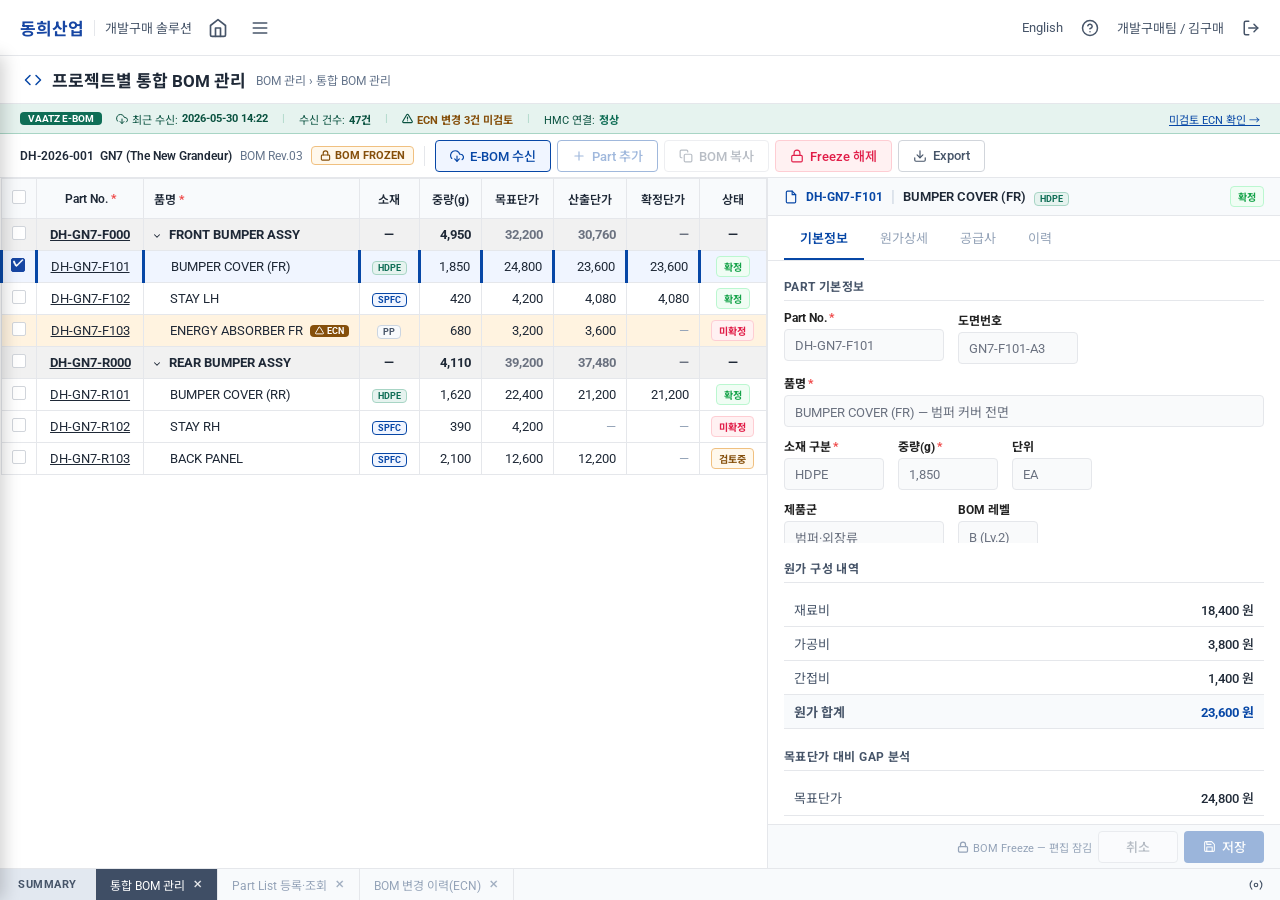
<file: screens/M02_BOM관리/M02-001.html>
<!--
  화면ID  : M02-001
  화면명  : 프로젝트별 통합 BOM 관리
  패턴    : 5-C (좌측 BOM 그리드 60% + 우측 Part 상세 패널 40%)
  스타일  : singlesuite-style
  생성일  : 2026-05-31
-->
<!DOCTYPE html>
<html lang="ko">
<head>
<meta charset="UTF-8">
<meta name="viewport" content="width=device-width, initial-scale=1.0">
<title>M02-001 프로젝트별 통합 BOM 관리</title>
<link href="https://fonts.googleapis.com/css2?family=Roboto:wght@300;400;500;700&family=Noto+Sans+KR:wght@300;400;500;700&display=swap" rel="stylesheet">
<style>
/* ── §1 토큰 ───────────────────────────────── */
*, *::before, *::after { margin:0; padding:0; box-sizing:border-box; font-family:'Roboto','Noto Sans KR',sans-serif; }
:root {
  --brand-primary:      #1746a3;
  --brand-primary-alt:  #0747a6;
  --brand-primary-dark: #003380;
  --brand-soft-bg:      #f0f5ff;
  --brand-soft-hover:   #dbeafe;
  --success-green:      #16a34a;
  --success-soft-bg:    #f0fdf4;
  --success-soft-bd:    #bbf7d0;
  --error-red:          #e11d48;
  --error-soft-bg:      #fff1f2;
  --error-soft-bd:      #fecdd3;
  --error-outline:      #be123c;
  --error-outline-bd:   #fda4af;
  --required-red:       #ef4444;
  --accent-red:         #D22C36;
  --text-primary:       #1f2937;
  --text-label:         #222222;
  --text-secondary:     #475569;
  --text-tertiary:      #64748b;
  --text-muted:         #94a3b8;
  --text-readonly:      #6b7280;
  --bg-page:            #ffffff;
  --bg-soft:            #f8fafc;
  --bg-gray-lite:       #f1f5f9;
  --border-default:     #e5e7eb;
  --border-input:       #d1d5db;
  --border-soft:        #cbd5e1;
  --border-strong:      #94a3b8;
  --sidebar-bg:         #0F172A;
  --sidebar-text:       #CBD5E1;
  --sidebar-text-sub:   #94A3B8;
  --sidebar-text-active:#FFFFFF;
  --sidebar-icon:       #94A3B8;
  --sidebar-icon-active:#60A5FA;
  --sidebar-hover-bg:   #1E293B;
  --tab-bg:             #f8fafc;
  --tab-text:           #94a3b8;
  --tab-active-bg:      #3f4e65;
  --tab-active-text:    #ffffff;
  --popup-header-bg:    #0747a6;
  --gnb-height:         56px;
  --title-bar-height:   48px;
  --button-height:      32px;
  --input-height:       32px;
  --grid-header-height: 40px;
  --grid-row-height:    32px;
  --bottom-tab-height:  32px;
  --radius-default:     4px;
  --shadow-focus:       0 0 0 3px rgba(7,71,166,.15);
  --shadow-sidebar:     4px 0 16px rgba(0,0,0,.18);
  --font-l:17px; --font-m:14px; --font-s:13px; --font-xs:12px; --font-2xs:11px;
}
html, body { height:100%; background:#fff; color:var(--text-primary); }

/* ── §2-2 GNB (흰색) ─────────────────────── */
.ss-gnb {
  height:var(--gnb-height); background:#fff;
  border-bottom:1px solid var(--border-default);
  display:flex; align-items:center; justify-content:space-between;
  padding:0 20px; position:relative; z-index:1000; flex-shrink:0;
}
.ss-gnb-left  { display:flex; align-items:center; gap:10px; }
.ss-gnb-logo  { font-size:17px; font-weight:700; color:var(--brand-primary); }
.ss-gnb-sep   { width:1px; height:16px; background:var(--border-default); }
.ss-gnb-system{ font-size:var(--font-s); color:var(--text-secondary); }
.ss-gnb-icon-btn {
  width:32px; height:32px; display:inline-flex; align-items:center; justify-content:center;
  cursor:pointer; color:var(--text-secondary); border:none; background:transparent;
  border-radius:var(--radius-default);
}
.ss-gnb-icon-btn:hover { background:var(--bg-soft); }
.ss-gnb-right { display:flex; align-items:center; gap:18px; font-size:var(--font-s); color:var(--text-secondary); }
.ss-gnb-icon  { width:18px; height:18px; cursor:pointer; display:inline-flex; align-items:center; justify-content:center; }

/* ── §2-3 Page Title Bar ────────────────── */
.ss-page-title {
  height:var(--title-bar-height); background:#fff;
  border-bottom:1px solid var(--border-default);
  display:flex; align-items:center; padding:0 24px;
  font-size:var(--font-l); font-weight:700; color:var(--text-primary);
  flex-shrink:0; gap:10px;
}
.ss-page-title-path { font-size:var(--font-xs); font-weight:400; color:var(--text-tertiary); }

/* ── 동희산업 VAATZ 배너 ─────────────────── */
.dh-vaatz-banner {
  height:30px; background:#E6F3EF; border-bottom:1px solid #A8D5C5;
  display:flex; align-items:center; padding:0 20px; gap:14px; flex-shrink:0;
}
.dh-vaatz-badge { background:#0F6E56; color:#fff; font-size:10px; font-weight:700; padding:1px 8px; border-radius:var(--radius-default); }
.dh-vaatz-text  { font-size:11px; color:#0A5240; display:flex; align-items:center; gap:4px; }
.dh-vaatz-text + .dh-vaatz-text::before { content:'|'; color:#A8D5C5; margin-right:10px; }
.dh-vaatz-warn  { color:#854F0B; font-weight:700; }
.dh-vaatz-link  { margin-left:auto; font-size:11px; color:var(--brand-primary-alt); text-decoration:underline; cursor:pointer; }

/* ── 툴바 ────────────────────────────────── */
.dh-toolbar {
  height:44px; background:#fff; border-bottom:1px solid var(--border-default);
  display:flex; align-items:center; padding:0 20px; gap:6px; flex-shrink:0;
}
.dh-toolbar-info { font-size:var(--font-xs); color:var(--text-secondary); display:flex; align-items:center; gap:8px; }
.dh-toolbar-info-badge {
  font-size:11px; font-weight:700; padding:2px 8px; border-radius:var(--radius-default);
  background:#FFF8EC; color:#854F0B; border:1px solid #F0C080;
  display:inline-flex; align-items:center; gap:4px;
}
.dh-toolbar-divider { width:1px; height:20px; background:var(--border-default); margin:0 4px; }
.dh-toolbar-right   { margin-left:auto; display:flex; gap:6px; }

/* ── §3 버튼 9종 ─────────────────────────── */
.btn {
  height:var(--button-height); padding:0 14px;
  border-radius:var(--radius-default); border:1px solid transparent;
  font-size:var(--font-s); font-weight:500; cursor:pointer;
  display:inline-flex; align-items:center; justify-content:center;
  gap:6px; min-width:80px; white-space:nowrap; font-family:inherit;
  transition:background .12s,color .12s,border-color .12s;
}
.btn:disabled { opacity:.38; cursor:not-allowed; pointer-events:none; }
.btn-default      { background:#f8fafc; color:#334155; border-color:#cbd5e1; }
.btn-default:hover{ background:#f1f5f9; color:var(--brand-primary-alt); border-color:var(--brand-primary-alt); }
.btn-solid-blue        { background:var(--brand-primary-alt); color:#fff; }
.btn-solid-blue:hover  { background:var(--brand-primary-dark); }
.btn-soft-blue         { background:var(--brand-soft-bg); color:var(--brand-primary-alt); border-color:var(--brand-primary-alt); }
.btn-soft-blue:hover   { background:var(--brand-soft-hover); }
.btn-outline-blue      { background:#fff; color:var(--brand-primary-alt); border-color:var(--brand-primary-alt); }
.btn-outline-blue:hover{ background:var(--brand-soft-bg); }
.btn-soft-green        { background:var(--success-soft-bg); color:var(--success-green); border-color:var(--success-soft-bd); }
.btn-soft-green:hover  { background:#dcfce7; }
.btn-soft-red          { background:var(--error-soft-bg); color:var(--error-red); border-color:var(--error-soft-bd); }
.btn-soft-red:hover    { background:#ffe4e6; }
.btn-outline-red       { background:#fff; color:var(--error-outline); border-color:var(--error-outline-bd); }
.btn-outline-red:hover { background:var(--error-soft-bg); }
.btn-white        { background:#fff; color:var(--text-secondary); border-color:var(--border-input); }
.btn-white:hover  { background:#f9fafb; color:#1e293b; border-color:var(--border-strong); }
.btn-gray-lite        { background:var(--bg-gray-lite); color:var(--text-secondary); border-color:var(--border-input); }
.btn-gray-lite:hover  { background:#e2e8f0; border-color:var(--border-strong); }
.btn-sm { height:28px; min-width:60px; font-size:var(--font-xs); padding:0 10px; }

/* ── 패턴 5-C 레이아웃 ───────────────────── */
.page-wrapper  { display:flex; flex-direction:column; height:100vh; overflow:hidden; }
.main-split    { flex:1; display:flex; overflow:hidden; }
.panel-left    { flex:0 0 60%; border-right:1px solid var(--border-default); display:flex; flex-direction:column; overflow:hidden; }
.panel-right   { flex:0 0 40%; display:flex; flex-direction:column; overflow:hidden; background:#fff; }

/* ── §4 그리드 ───────────────────────────── */
.ss-grid-container { flex:1; overflow:auto; }
.ss-grid { width:100%; border-collapse:collapse; white-space:nowrap; }
.ss-grid th {
  height:var(--grid-header-height); background:var(--bg-soft);
  border:1px solid var(--border-default);
  padding:0 10px; font-size:var(--font-xs); font-weight:600;
  color:var(--text-primary); text-align:center;
  position:sticky; top:0; z-index:10;
}
.ss-grid td {
  height:var(--grid-row-height); border:1px solid var(--border-default);
  padding:0 10px; font-size:var(--font-s); color:var(--text-primary);
}
.ss-grid tr:hover td { background:var(--bg-soft); }
.ss-th-required::after { content:' *'; color:var(--required-red); font-weight:700; }
/* 열 색상 */
.ss-col-default{ color:#1f2937; }
.ss-col-blue   { color:#0747a6; }
.ss-col-green  { color:#16a34a; }
.ss-col-red    { color:#e11d48; }
.ss-col-link   { color:#0747a6; text-decoration:underline; cursor:pointer; }
/* 열 정렬 */
.ss-col-left   { text-align:left; }
.ss-col-center { text-align:center; }
.ss-col-right  { text-align:right; }
/* 체크박스 */
.ss-grid input[type=checkbox] {
  appearance:none; -webkit-appearance:none; width:14px; height:14px;
  border:1px solid var(--border-input); background:#fff; cursor:pointer;
  position:relative; border-radius:2px;
}
.ss-grid input[type=checkbox]:checked { border-color:var(--brand-primary); background:var(--brand-primary); }
.ss-grid input[type=checkbox]:checked::after { content:'✔'; position:absolute; top:-3px; left:1px; font-size:11px; color:#fff; }

/* ── 동희 BOM 특화 ───────────────────────── */
/* 어셈블리 행: #F1F1F1 배경 + bold */
.row-asm td   { background:#F1F1F1 !important; font-weight:700; }
.row-asm:hover td { background:#e8e8e8 !important; }
.row-asm.row-selected td { background:#dce8f9 !important; }
/* ECN 변경 행: #FFF3E0 */
.row-ecn td   { background:#FFF3E0 !important; }
.row-ecn:hover td { background:#FFEACC !important; }
.row-ecn.row-selected td { background:#ffe0b0 !important; }
/* 선택 행 */
.row-selected td { background:#f0f5ff !important; border-left:3px solid var(--brand-primary-alt) !important; }
.row-selected td:first-child { padding-left:7px; }
/* ECN 태그 */
.ecn-tag {
  display:inline-flex; align-items:center; gap:3px;
  font-size:9px; font-weight:700; padding:1px 5px;
  border-radius:var(--radius-default); background:#854F0B; color:#fff; margin-left:4px;
}
/* 소재 배지 */
.mat-badge {
  display:inline-block; font-size:9px; font-weight:700;
  padding:1px 5px; border-radius:var(--radius-default); border:1px solid;
}
.mat-spfc { color:var(--brand-primary-alt); border-color:var(--brand-primary-alt); background:var(--brand-soft-bg); }
.mat-spfh { color:#854F0B; border-color:#F0C080; background:#FFF8EC; }
.mat-hdpe { color:#0F6E56; border-color:#A8D5C5; background:#E6F3EF; }
.mat-al   { color:#6B4FA0; border-color:#C4AEE8; background:#F5F0FF; }
.mat-pp   { color:var(--text-secondary); border-color:var(--border-soft); background:var(--bg-soft); }
/* 상태 배지 */
.status-badge {
  display:inline-flex; align-items:center;
  font-size:10px; font-weight:700; padding:2px 7px;
  border-radius:var(--radius-default); border:1px solid;
}
.s-confirmed { background:var(--success-soft-bg); color:var(--success-green); border-color:var(--success-soft-bd); }
.s-review    { background:#FFF8EC; color:#854F0B; border-color:#F0C080; }
.s-pending   { background:var(--error-soft-bg); color:var(--error-red); border-color:var(--error-soft-bd); }
/* Freeze 셀 */
.cell-frozen { background:var(--bg-soft) !important; color:var(--text-readonly) !important; }

/* ── 우측 패널 ───────────────────────────── */
/* 탭 네비게이션 */
.rp-tab-nav {
  display:flex; border-bottom:1px solid var(--border-default);
  padding:0 16px; flex-shrink:0; background:#fff;
}
.rp-tab-item {
  height:44px; padding:0 16px;
  display:flex; align-items:center; font-size:var(--font-s);
  color:var(--text-muted); cursor:pointer;
  border-bottom:2px solid transparent;
}
.rp-tab-item:hover { color:var(--text-secondary); }
.rp-tab-item.active {
  color:var(--brand-primary-alt); font-weight:600;
  border-bottom-color:var(--brand-primary-alt);
}
/* 우측 패널 헤더 (선택된 Part 정보) */
.rp-part-header {
  height:38px; background:var(--bg-soft); border-bottom:1px solid var(--border-default);
  display:flex; align-items:center; padding:0 16px; gap:8px; flex-shrink:0;
}
.rp-part-code { font-size:var(--font-xs); font-weight:700; color:var(--brand-primary-alt); }
.rp-part-name { font-size:var(--font-s); font-weight:600; color:var(--text-primary); }
.rp-part-mat  { flex-shrink:0; }

/* 탭 콘텐츠 */
.rp-content { flex:1; overflow-y:auto; padding:16px; }
.tab-pane.hidden { display:none; }

/* §5 폼 */
.ss-form-section { margin-bottom:18px; }
.ss-form-section-title {
  font-size:var(--font-xs); font-weight:700; color:var(--text-secondary);
  text-transform:uppercase; letter-spacing:.4px; margin-bottom:10px;
  padding-bottom:6px; border-bottom:1px solid var(--border-default);
}
.ss-form-row { display:flex; flex-wrap:wrap; gap:10px 14px; margin-bottom:10px; }
.ss-form-group { display:flex; flex-direction:column; gap:4px; }
.ss-form-label { font-size:var(--font-xs); font-weight:700; color:var(--text-label); }
.ss-form-label .req { color:var(--required-red); margin-left:2px; }
.ss-form-control {
  height:var(--input-height); width:100%;
  padding:0 10px; border-radius:var(--radius-default);
  font-size:var(--font-s); font-family:inherit; outline:none;
  transition:border-color .12s, box-shadow .12s;
  border:1px solid var(--border-input); color:var(--text-primary); background:#fff;
}
.ss-form-control:focus { border-color:var(--brand-primary-alt); box-shadow:var(--shadow-focus); }
.ss-form-control.readonly,[readonly].ss-form-control {
  border-color:var(--border-default); color:var(--text-readonly); background:#f9fafb; cursor:not-allowed;
}
.w-full { width:100% !important; }
.w-160 { width:160px; }
.w-120 { width:120px; }
.w-100 { width:100px; }
.w-80  { width:80px; }

/* 원가 상세 테이블 */
.cost-table { width:100%; border-collapse:collapse; }
.cost-table td { height:34px; padding:0 10px; font-size:var(--font-s); border-bottom:1px solid var(--border-default); }
.cost-table .cost-label { color:var(--text-secondary); width:40%; }
.cost-table .cost-value { text-align:right; font-weight:500; color:var(--text-primary); }
.cost-table .cost-total td { font-weight:700; background:var(--bg-soft); }
.cost-gap-row td { background:var(--brand-soft-bg); }
.cost-gap-good { color:var(--success-green); font-weight:700; }
.cost-gap-bad  { color:var(--error-red);     font-weight:700; }

/* 우측 패널 액션바 */
.rp-action-bar {
  height:44px; background:var(--bg-soft); border-top:1px solid var(--border-default);
  display:flex; align-items:center; justify-content:flex-end;
  padding:0 16px; gap:6px; flex-shrink:0;
}

/* ── §7 하단 탭바 ─────────────────────────── */
.ss-bottom-tab-bar {
  height:var(--bottom-tab-height); background:var(--tab-bg);
  display:flex; align-items:center; border-top:1px solid var(--border-default);
  padding-right:12px; flex-shrink:0;
}
.ss-bottom-tab-summary {
  display:flex; align-items:center; justify-content:center;
  height:100%; padding:0 18px; background:#e2e8f0;
  border-right:1px solid var(--border-default);
  font-size:11px; font-weight:700; color:var(--text-secondary); letter-spacing:.5px; cursor:default;
}
.ss-bottom-tab-item {
  display:flex; align-items:center; gap:8px;
  height:100%; padding:0 14px; font-size:var(--font-xs);
  color:var(--tab-text); background:var(--tab-bg);
  border-right:1px solid var(--border-default); cursor:pointer;
}
.ss-bottom-tab-item.active { background:var(--tab-active-bg); color:var(--tab-active-text); }
.ss-tab-close { font-size:10px; opacity:.9; cursor:pointer; }
.ss-bottom-tab-spacer { flex:1; }
.ss-bottom-tab-settings { width:24px; height:24px; display:inline-flex; align-items:center; justify-content:center; color:var(--text-secondary); cursor:pointer; }

/* ── §8 사이드바 ─────────────────────────── */
.ss-sidebar {
  position:fixed; top:var(--gnb-height); left:0;
  height:calc(100vh - var(--gnb-height)); width:280px; z-index:1200;
  background:var(--sidebar-bg); display:flex; flex-direction:column;
  overflow-y:auto; transform:translateX(-100%);
  transition:transform .24s ease-out; pointer-events:none;
  box-shadow:var(--shadow-sidebar);
}
.ss-sidebar.is-open { transform:translateX(0); pointer-events:auto; }
.ss-sidebar-header { display:flex; align-items:center; justify-content:space-between; padding:12px 14px 8px 18px; }
.ss-sidebar-title  { font-size:var(--font-s); font-weight:700; color:var(--sidebar-text-active); letter-spacing:.3px; }
.ss-sidebar-close  {
  width:28px; height:28px; display:inline-flex; align-items:center; justify-content:center;
  cursor:pointer; color:var(--sidebar-text-sub); border:none; background:transparent; border-radius:4px;
}
.ss-sidebar-close:hover { background:var(--sidebar-hover-bg); color:var(--sidebar-text-active); }
.ss-sidebar-section { padding:6px 0; }
.ss-sidebar-section-title { padding:8px 18px 6px; font-size:11px; font-weight:700; color:var(--text-muted); letter-spacing:.5px; text-transform:uppercase; }
.ss-sidebar-item {
  display:flex; align-items:center; gap:10px; height:38px; padding:0 18px;
  color:var(--sidebar-text); font-size:14px; font-weight:500; cursor:pointer;
  border-left:3px solid transparent; transition:background .12s;
}
.ss-sidebar-item:hover { background:var(--sidebar-hover-bg); color:var(--sidebar-text-active); }
.ss-sidebar-item.active { background:var(--sidebar-hover-bg); color:var(--sidebar-text-active); border-left-color:var(--sidebar-icon-active); font-weight:600; }
.ss-sidebar-icon { width:18px; height:18px; display:inline-flex; align-items:center; justify-content:center; color:var(--sidebar-icon); flex-shrink:0; }
.ss-sidebar-item.active .ss-sidebar-icon { color:var(--sidebar-icon-active); }
.ss-sidebar-label  { flex:1; }
.ss-sidebar-chevron{ width:14px; height:14px; display:inline-flex; align-items:center; justify-content:center; color:var(--sidebar-text-sub); transition:transform .18s; }
.ss-sidebar-item.is-expanded .ss-sidebar-chevron { transform:rotate(90deg); }
.ss-sidebar-submenu { max-height:0; overflow:hidden; transition:max-height .2s; background:rgba(0,0,0,.18); }
.ss-sidebar-submenu.is-open { max-height:400px; }
.ss-sidebar-submenu .ss-sidebar-item { height:32px; padding-left:48px; color:var(--sidebar-text-sub); font-size:12px; font-weight:400; border-left-color:transparent; }
.ss-sidebar-submenu .ss-sidebar-item.active { color:var(--sidebar-text-active); background:var(--sidebar-hover-bg); }
.ss-sidebar-dim {
  position:fixed; top:var(--gnb-height); left:0; right:0; bottom:0;
  background:rgba(15,23,42,.45); z-index:1100; opacity:0; pointer-events:none; transition:opacity .18s;
}
.ss-sidebar-dim.is-open { opacity:1; pointer-events:auto; }
body.ss-sidebar-locked { overflow:hidden; }

/* ── 공통 유틸 ───────────────────────────── */
.flex-center { display:flex; align-items:center; }
</style>
</head>
<body>

<!-- ───── 딤 + 사이드바 ───── -->
<div id="sidebarDim" class="ss-sidebar-dim" onclick="closeSidebar()"></div>
<aside id="sidebar" class="ss-sidebar" aria-hidden="true">
  <div class="ss-sidebar-header">
    <span class="ss-sidebar-title">MENU</span>
    <button class="ss-sidebar-close" onclick="closeSidebar()">
      <svg width="16" height="16" viewBox="0 0 24 24" fill="none" stroke="currentColor" stroke-width="2" stroke-linecap="round" stroke-linejoin="round"><line x1="18" y1="6" x2="6" y2="18"/><line x1="6" y1="6" x2="18" y2="18"/></svg>
    </button>
  </div>
  <div class="ss-sidebar-section">
    <div class="ss-sidebar-section-title">동희산업 개발구매</div>

    <div class="ss-sidebar-item" onclick="toggleSubmenu(this)">
      <span class="ss-sidebar-icon"><svg width="16" height="16" viewBox="0 0 24 24" fill="none" stroke="currentColor" stroke-width="2" stroke-linecap="round" stroke-linejoin="round"><path d="M14 2H6a2 2 0 0 0-2 2v16a2 2 0 0 0 2 2h12a2 2 0 0 0 2-2V8z"/><polyline points="14 2 14 8 20 8"/></svg></span>
      <span class="ss-sidebar-label">기본정보 관리</span>
      <span class="ss-sidebar-chevron"><svg width="14" height="14" viewBox="0 0 24 24" fill="none" stroke="currentColor" stroke-width="2" stroke-linecap="round" stroke-linejoin="round"><polyline points="9 18 15 12 9 6"/></svg></span>
    </div>
    <div class="ss-sidebar-submenu">
      <div class="ss-sidebar-item"><span class="ss-sidebar-label">신차 프로젝트 등록·조회</span></div>
      <div class="ss-sidebar-item"><span class="ss-sidebar-label">공급사 기본정보</span></div>
      <div class="ss-sidebar-item"><span class="ss-sidebar-label">소재·원자재 코드</span></div>
    </div>

    <div class="ss-sidebar-item is-expanded active" onclick="toggleSubmenu(this)">
      <span class="ss-sidebar-icon"><svg width="16" height="16" viewBox="0 0 24 24" fill="none" stroke="currentColor" stroke-width="2" stroke-linecap="round" stroke-linejoin="round"><polyline points="16 18 22 12 16 6"/><polyline points="8 6 2 12 8 18"/></svg></span>
      <span class="ss-sidebar-label">BOM 관리</span>
      <span class="ss-sidebar-chevron"><svg width="14" height="14" viewBox="0 0 24 24" fill="none" stroke="currentColor" stroke-width="2" stroke-linecap="round" stroke-linejoin="round"><polyline points="9 18 15 12 9 6"/></svg></span>
    </div>
    <div class="ss-sidebar-submenu is-open">
      <div class="ss-sidebar-item active"><span class="ss-sidebar-label">통합 BOM 관리</span></div>
      <div class="ss-sidebar-item"><span class="ss-sidebar-label">Part List 등록·조회</span></div>
      <div class="ss-sidebar-item"><span class="ss-sidebar-label">BOM 변경 이력(ECN)</span></div>
      <div class="ss-sidebar-item"><span class="ss-sidebar-label">BOM Import/Export</span></div>
      <div class="ss-sidebar-item"><span class="ss-sidebar-label">이전가격 BOM 연결</span></div>
    </div>

    <div class="ss-sidebar-item" onclick="toggleSubmenu(this)">
      <span class="ss-sidebar-icon"><svg width="16" height="16" viewBox="0 0 24 24" fill="none" stroke="currentColor" stroke-width="2" stroke-linecap="round" stroke-linejoin="round"><line x1="12" y1="1" x2="12" y2="23"/><path d="M17 5H9.5a3.5 3.5 0 0 0 0 7h5a3.5 3.5 0 0 1 0 7H6"/></svg></span>
      <span class="ss-sidebar-label">원가·재료비 관리</span>
      <span class="ss-sidebar-chevron"><svg width="14" height="14" viewBox="0 0 24 24" fill="none" stroke="currentColor" stroke-width="2" stroke-linecap="round" stroke-linejoin="round"><polyline points="9 18 15 12 9 6"/></svg></span>
    </div>
    <div class="ss-sidebar-submenu">
      <div class="ss-sidebar-item"><span class="ss-sidebar-label">소재별 재료비 산출</span></div>
      <div class="ss-sidebar-item"><span class="ss-sidebar-label">LME·시세 관리</span></div>
      <div class="ss-sidebar-item"><span class="ss-sidebar-label">단가 이력 관리</span></div>
    </div>

    <div class="ss-sidebar-item" onclick="toggleSubmenu(this)">
      <span class="ss-sidebar-icon"><svg width="16" height="16" viewBox="0 0 24 24" fill="none" stroke="currentColor" stroke-width="2" stroke-linecap="round" stroke-linejoin="round"><circle cx="12" cy="12" r="10"/><polyline points="12 6 12 12 16 14"/></svg></span>
      <span class="ss-sidebar-label">목표가 관리</span>
      <span class="ss-sidebar-chevron"><svg width="14" height="14" viewBox="0 0 24 24" fill="none" stroke="currentColor" stroke-width="2" stroke-linecap="round" stroke-linejoin="round"><polyline points="9 18 15 12 9 6"/></svg></span>
    </div>
    <div class="ss-sidebar-submenu">
      <div class="ss-sidebar-item"><span class="ss-sidebar-label">목표가 설정·버전 관리</span></div>
      <div class="ss-sidebar-item"><span class="ss-sidebar-label">Vs Target 모니터링</span></div>
    </div>
  </div>
</aside>

<!-- ───── 페이지 래퍼 ───── -->
<div class="page-wrapper">

  <!-- GNB -->
  <div class="ss-gnb">
    <div class="ss-gnb-left">
      <span class="ss-gnb-logo">동희산업</span>
      <div class="ss-gnb-sep"></div>
      <span class="ss-gnb-system">개발구매 솔루션</span>
      <button class="ss-gnb-icon-btn" title="홈">
        <svg width="20" height="20" viewBox="0 0 24 24" fill="none" stroke="currentColor" stroke-width="2" stroke-linecap="round" stroke-linejoin="round"><path d="M3 9l9-7 9 7v11a2 2 0 0 1-2 2H5a2 2 0 0 1-2-2z"/><polyline points="9 22 9 12 15 12 15 22"/></svg>
      </button>
      <button class="ss-gnb-icon-btn" onclick="toggleSidebar()" aria-controls="sidebar" aria-expanded="false" title="메뉴">
        <svg width="20" height="20" viewBox="0 0 24 24" fill="none" stroke="currentColor" stroke-width="2" stroke-linecap="round" stroke-linejoin="round"><line x1="4" y1="6" x2="20" y2="6"/><line x1="4" y1="12" x2="20" y2="12"/><line x1="4" y1="18" x2="20" y2="18"/></svg>
      </button>
    </div>
    <div class="ss-gnb-right">
      <span>English</span>
      <span class="ss-gnb-icon" title="도움말">
        <svg width="18" height="18" viewBox="0 0 24 24" fill="none" stroke="currentColor" stroke-width="2" stroke-linecap="round" stroke-linejoin="round"><circle cx="12" cy="12" r="10"/><path d="M9.09 9a3 3 0 0 1 5.83 1c0 2-3 3-3 3"/><path d="M12 17h.01"/></svg>
      </span>
      <span>개발구매팀 / 김구매</span>
      <span class="ss-gnb-icon" title="로그아웃">
        <svg width="18" height="18" viewBox="0 0 24 24" fill="none" stroke="currentColor" stroke-width="2" stroke-linecap="round" stroke-linejoin="round"><path d="M9 21H5a2 2 0 0 1-2-2V5a2 2 0 0 1 2-2h4"/><polyline points="16 17 21 12 16 7"/><line x1="21" y1="12" x2="9" y2="12"/></svg>
      </span>
    </div>
  </div>

  <!-- Page Title Bar -->
  <div class="ss-page-title">
    <svg width="18" height="18" viewBox="0 0 24 24" fill="none" stroke="var(--brand-primary-alt)" stroke-width="2" stroke-linecap="round" stroke-linejoin="round"><polyline points="16 18 22 12 16 6"/><polyline points="8 6 2 12 8 18"/></svg>
    프로젝트별 통합 BOM 관리
    <span class="ss-page-title-path">BOM 관리 &rsaquo; 통합 BOM 관리</span>
  </div>

  <!-- VAATZ 배너 -->
  <div class="dh-vaatz-banner">
    <span class="dh-vaatz-badge">VAATZ E-BOM</span>
    <span class="dh-vaatz-text">
      <svg width="12" height="12" viewBox="0 0 24 24" fill="none" stroke="currentColor" stroke-width="2" stroke-linecap="round" stroke-linejoin="round"><polyline points="8 17 12 21 16 17"/><line x1="12" y1="12" x2="12" y2="21"/><path d="M20.88 18.09A5 5 0 0 0 18 9h-1.26A8 8 0 1 0 3 16.29"/></svg>
      최근 수신: <strong>2026-05-30 14:22</strong>
    </span>
    <span class="dh-vaatz-text">수신 건수: <strong>47건</strong></span>
    <span class="dh-vaatz-text">
      <svg width="11" height="11" viewBox="0 0 24 24" fill="none" stroke="currentColor" stroke-width="2.5" stroke-linecap="round" stroke-linejoin="round"><path d="M10.29 3.86L1.82 18a2 2 0 0 0 1.71 3h16.94a2 2 0 0 0 1.71-3L13.71 3.86a2 2 0 0 0-3.42 0z"/><line x1="12" y1="9" x2="12" y2="13"/><line x1="12" y1="17" x2="12.01" y2="17"/></svg>
      <span class="dh-vaatz-warn">ECN 변경 3건 미검토</span>
    </span>
    <span class="dh-vaatz-text">HMC 연결: <strong style="color:#0F6E56;">정상</strong></span>
    <a class="dh-vaatz-link">미검토 ECN 확인 →</a>
  </div>

  <!-- 툴바 -->
  <div class="dh-toolbar">
    <div class="dh-toolbar-info">
      <span style="font-weight:600;color:var(--text-primary);">DH-2026-001 &nbsp;GN7 (The New Grandeur)</span>
      <span style="color:var(--text-tertiary);">BOM Rev.03</span>
      <span class="dh-toolbar-info-badge">
        <svg width="11" height="11" viewBox="0 0 24 24" fill="none" stroke="currentColor" stroke-width="2.5" stroke-linecap="round" stroke-linejoin="round"><rect x="3" y="11" width="18" height="11" rx="2" ry="2"/><path d="M7 11V7a5 5 0 0 1 10 0v4"/></svg>
        BOM FROZEN
      </span>
    </div>
    <div class="dh-toolbar-divider"></div>
    <!-- E-BOM 수신: btn-soft-blue (파일·특이사항류) -->
    <button class="btn btn-soft-blue">
      <svg width="14" height="14" viewBox="0 0 24 24" fill="none" stroke="currentColor" stroke-width="2" stroke-linecap="round" stroke-linejoin="round"><polyline points="8 17 12 21 16 17"/><line x1="12" y1="12" x2="12" y2="21"/><path d="M20.88 18.09A5 5 0 0 0 18 9h-1.26A8 8 0 1 0 3 16.29"/></svg>
      E-BOM 수신
    </button>
    <!-- Part 추가: disabled (Freeze 상태) -->
    <button class="btn btn-outline-blue" disabled>
      <svg width="14" height="14" viewBox="0 0 24 24" fill="none" stroke="currentColor" stroke-width="2" stroke-linecap="round" stroke-linejoin="round"><line x1="12" y1="5" x2="12" y2="19"/><line x1="5" y1="12" x2="19" y2="12"/></svg>
      Part 추가
    </button>
    <!-- BOM 복사: disabled (Freeze 상태) -->
    <button class="btn btn-white" disabled>
      <svg width="14" height="14" viewBox="0 0 24 24" fill="none" stroke="currentColor" stroke-width="2" stroke-linecap="round" stroke-linejoin="round"><rect x="9" y="9" width="13" height="13" rx="2" ry="2"/><path d="M5 15H4a2 2 0 0 1-2-2V4a2 2 0 0 1 2-2h9a2 2 0 0 1 2 2v1"/></svg>
      BOM 복사
    </button>
    <!-- BOM Freeze 해제: btn-soft-red (현재 Frozen 상태) -->
    <button class="btn btn-soft-red">
      <svg width="14" height="14" viewBox="0 0 24 24" fill="none" stroke="currentColor" stroke-width="2" stroke-linecap="round" stroke-linejoin="round"><rect x="3" y="11" width="18" height="11" rx="2" ry="2"/><path d="M7 11V7a5 5 0 0 1 10 0v4"/></svg>
      Freeze 해제
    </button>
    <!-- Export: btn-white (엑셀) -->
    <button class="btn btn-white">
      <svg width="14" height="14" viewBox="0 0 24 24" fill="none" stroke="currentColor" stroke-width="2" stroke-linecap="round" stroke-linejoin="round"><path d="M21 15v4a2 2 0 0 1-2 2H5a2 2 0 0 1-2-2v-4"/><polyline points="7 10 12 15 17 10"/><line x1="12" y1="15" x2="12" y2="3"/></svg>
      Export
    </button>
  </div>

  <!-- ── 패턴 5-C 좌우 분할 ── -->
  <div class="main-split">

    <!-- ▌좌측 60% — BOM 계층 그리드 -->
    <div class="panel-left">
      <div class="ss-grid-container">
        <table class="ss-grid">
          <thead>
            <tr>
              <th style="width:36px;"><input type="checkbox"></th>
              <th style="width:118px;" class="ss-th-required">Part No.</th>
              <th style="min-width:180px;text-align:left;" class="ss-th-required">품명</th>
              <th style="width:64px;">소재</th>
              <th style="width:72px;">중량(g)</th>
              <th style="width:92px;">목표단가</th>
              <th style="width:92px;">산출단가</th>
              <th style="width:92px;">확정단가</th>
              <th style="width:76px;">상태</th>
            </tr>
          </thead>
          <tbody>

            <!-- ══ 어셈블리 1 ══ (배경 #F1F1F1, 굵은 글씨) -->
            <tr class="row-asm">
              <td class="ss-col-center"><input type="checkbox"></td>
              <td class="ss-col-center ss-col-link">DH-GN7-F000</td>
              <td class="ss-col-left ss-col-default" style="padding-left:8px;">
                <svg width="10" height="10" viewBox="0 0 24 24" fill="none" stroke="currentColor" stroke-width="2.5" stroke-linecap="round" stroke-linejoin="round" style="vertical-align:middle;margin-right:4px;"><polyline points="6 9 12 15 18 9"/></svg>
                FRONT BUMPER ASSY
              </td>
              <td class="ss-col-center ss-col-default">—</td>
              <td class="ss-col-right ss-col-default">4,950</td>
              <td class="ss-col-right cell-frozen">32,200</td>
              <td class="ss-col-right cell-frozen">30,760</td>
              <td class="ss-col-right cell-frozen">—</td>
              <td class="ss-col-center">—</td>
            </tr>

            <!-- Part 1-1: 확정 -->
            <tr class="row-selected">
              <td class="ss-col-center"><input type="checkbox" checked></td>
              <td class="ss-col-center ss-col-link">DH-GN7-F101</td>
              <td class="ss-col-left ss-col-default" style="padding-left:26px;">BUMPER COVER (FR)</td>
              <td class="ss-col-center"><span class="mat-badge mat-hdpe">HDPE</span></td>
              <td class="ss-col-right ss-col-default">1,850</td>
              <td class="ss-col-right ss-col-blue">24,800</td>
              <td class="ss-col-right ss-col-default">23,600</td>
              <td class="ss-col-right ss-col-green">23,600</td>
              <td class="ss-col-center"><span class="status-badge s-confirmed">확정</span></td>
            </tr>

            <!-- Part 1-2: 확정 -->
            <tr>
              <td class="ss-col-center"><input type="checkbox"></td>
              <td class="ss-col-center ss-col-link">DH-GN7-F102</td>
              <td class="ss-col-left ss-col-default" style="padding-left:26px;">STAY LH</td>
              <td class="ss-col-center"><span class="mat-badge mat-spfc">SPFC</span></td>
              <td class="ss-col-right ss-col-default">420</td>
              <td class="ss-col-right ss-col-blue">4,200</td>
              <td class="ss-col-right ss-col-default">4,080</td>
              <td class="ss-col-right ss-col-green">4,080</td>
              <td class="ss-col-center"><span class="status-badge s-confirmed">확정</span></td>
            </tr>

            <!-- Part 1-3: ECN 변경 + 미확정 (#FFF3E0) -->
            <tr class="row-ecn">
              <td class="ss-col-center"><input type="checkbox"></td>
              <td class="ss-col-center ss-col-link">DH-GN7-F103</td>
              <td class="ss-col-left ss-col-default" style="padding-left:26px;">
                ENERGY ABSORBER FR
                <span class="ecn-tag">
                  <svg width="9" height="9" viewBox="0 0 24 24" fill="none" stroke="currentColor" stroke-width="2.5" stroke-linecap="round" stroke-linejoin="round"><path d="M10.29 3.86L1.82 18a2 2 0 0 0 1.71 3h16.94a2 2 0 0 0 1.71-3L13.71 3.86a2 2 0 0 0-3.42 0z"/></svg>
                  ECN
                </span>
              </td>
              <td class="ss-col-center"><span class="mat-badge mat-pp">PP</span></td>
              <td class="ss-col-right ss-col-default">680</td>
              <td class="ss-col-right ss-col-blue">3,200</td>
              <td class="ss-col-right ss-col-default">3,600</td>
              <td class="ss-col-right ss-col-default" style="color:var(--text-muted);">—</td>
              <td class="ss-col-center"><span class="status-badge s-pending">미확정</span></td>
            </tr>

            <!-- ══ 어셈블리 2 ══ (배경 #F1F1F1) -->
            <tr class="row-asm">
              <td class="ss-col-center"><input type="checkbox"></td>
              <td class="ss-col-center ss-col-link">DH-GN7-R000</td>
              <td class="ss-col-left ss-col-default" style="padding-left:8px;">
                <svg width="10" height="10" viewBox="0 0 24 24" fill="none" stroke="currentColor" stroke-width="2.5" stroke-linecap="round" stroke-linejoin="round" style="vertical-align:middle;margin-right:4px;"><polyline points="6 9 12 15 18 9"/></svg>
                REAR BUMPER ASSY
              </td>
              <td class="ss-col-center ss-col-default">—</td>
              <td class="ss-col-right ss-col-default">4,110</td>
              <td class="ss-col-right cell-frozen">39,200</td>
              <td class="ss-col-right cell-frozen">37,480</td>
              <td class="ss-col-right cell-frozen">—</td>
              <td class="ss-col-center">—</td>
            </tr>

            <!-- Part 2-1: 확정 -->
            <tr>
              <td class="ss-col-center"><input type="checkbox"></td>
              <td class="ss-col-center ss-col-link">DH-GN7-R101</td>
              <td class="ss-col-left ss-col-default" style="padding-left:26px;">BUMPER COVER (RR)</td>
              <td class="ss-col-center"><span class="mat-badge mat-hdpe">HDPE</span></td>
              <td class="ss-col-right ss-col-default">1,620</td>
              <td class="ss-col-right ss-col-blue">22,400</td>
              <td class="ss-col-right ss-col-default">21,200</td>
              <td class="ss-col-right ss-col-green">21,200</td>
              <td class="ss-col-center"><span class="status-badge s-confirmed">확정</span></td>
            </tr>

            <!-- Part 2-2: 미확정 -->
            <tr>
              <td class="ss-col-center"><input type="checkbox"></td>
              <td class="ss-col-center ss-col-link">DH-GN7-R102</td>
              <td class="ss-col-left ss-col-default" style="padding-left:26px;">STAY RH</td>
              <td class="ss-col-center"><span class="mat-badge mat-spfc">SPFC</span></td>
              <td class="ss-col-right ss-col-default">390</td>
              <td class="ss-col-right ss-col-blue">4,200</td>
              <td class="ss-col-right ss-col-default" style="color:var(--text-muted);">—</td>
              <td class="ss-col-right ss-col-default" style="color:var(--text-muted);">—</td>
              <td class="ss-col-center"><span class="status-badge s-pending">미확정</span></td>
            </tr>

            <!-- Part 2-3: 검토중 -->
            <tr>
              <td class="ss-col-center"><input type="checkbox"></td>
              <td class="ss-col-center ss-col-link">DH-GN7-R103</td>
              <td class="ss-col-left ss-col-default" style="padding-left:26px;">BACK PANEL</td>
              <td class="ss-col-center"><span class="mat-badge mat-spfc">SPFC</span></td>
              <td class="ss-col-right ss-col-default">2,100</td>
              <td class="ss-col-right ss-col-blue">12,600</td>
              <td class="ss-col-right ss-col-default">12,200</td>
              <td class="ss-col-right ss-col-default" style="color:var(--text-muted);">—</td>
              <td class="ss-col-center"><span class="status-badge s-review">검토중</span></td>
            </tr>

          </tbody>
        </table>
      </div>
    </div><!-- /panel-left -->

    <!-- ▐ 우측 40% — Part 상세 패널 -->
    <div class="panel-right">

      <!-- 선택된 Part 정보 헤더 -->
      <div class="rp-part-header">
        <svg width="14" height="14" viewBox="0 0 24 24" fill="none" stroke="var(--brand-primary-alt)" stroke-width="2" stroke-linecap="round" stroke-linejoin="round"><path d="M14 2H6a2 2 0 0 0-2 2v16a2 2 0 0 0 2 2h12a2 2 0 0 0 2-2V8z"/><polyline points="14 2 14 8 20 8"/></svg>
        <span class="rp-part-code">DH-GN7-F101</span>
        <span style="color:var(--border-soft);">|</span>
        <span class="rp-part-name">BUMPER COVER (FR)</span>
        <span class="rp-part-mat"><span class="mat-badge mat-hdpe">HDPE</span></span>
        <span class="status-badge s-confirmed" style="margin-left:auto;">확정</span>
      </div>

      <!-- 탭 네비게이션 -->
      <div class="rp-tab-nav">
        <div class="rp-tab-item active">기본정보</div>
        <div class="rp-tab-item">원가상세</div>
        <div class="rp-tab-item">공급사</div>
        <div class="rp-tab-item">이력</div>
      </div>

      <!-- ── 탭 콘텐츠: 기본정보 ── -->
      <div class="rp-content" id="tab-basic">

        <div class="ss-form-section">
          <div class="ss-form-section-title">Part 기본정보</div>
          <div class="ss-form-row">
            <div class="ss-form-group" style="flex:0 0 auto;">
              <label class="ss-form-label">Part No.<span class="req">*</span></label>
              <input class="ss-form-control readonly w-160" value="DH-GN7-F101" readonly>
            </div>
            <div class="ss-form-group" style="flex:0 0 auto;">
              <label class="ss-form-label">도면번호</label>
              <input class="ss-form-control readonly w-120" value="GN7-F101-A3" readonly>
            </div>
          </div>
          <div class="ss-form-row">
            <div class="ss-form-group w-full">
              <label class="ss-form-label">품명<span class="req">*</span></label>
              <input class="ss-form-control readonly" value="BUMPER COVER (FR) — 범퍼 커버 전면" readonly>
            </div>
          </div>
          <div class="ss-form-row">
            <div class="ss-form-group" style="flex:0 0 auto;">
              <label class="ss-form-label">소재 구분<span class="req">*</span></label>
              <input class="ss-form-control readonly w-100" value="HDPE" readonly>
            </div>
            <div class="ss-form-group" style="flex:0 0 auto;">
              <label class="ss-form-label">중량(g)<span class="req">*</span></label>
              <input class="ss-form-control readonly w-100" value="1,850" readonly>
            </div>
            <div class="ss-form-group" style="flex:0 0 auto;">
              <label class="ss-form-label">단위</label>
              <input class="ss-form-control readonly w-80" value="EA" readonly>
            </div>
          </div>
          <div class="ss-form-row">
            <div class="ss-form-group" style="flex:0 0 auto;">
              <label class="ss-form-label">제품군</label>
              <input class="ss-form-control readonly w-160" value="범퍼·외장류" readonly>
            </div>
            <div class="ss-form-group" style="flex:0 0 auto;">
              <label class="ss-form-label">BOM 레벨</label>
              <input class="ss-form-control readonly w-80" value="B (Lv.2)" readonly>
            </div>
          </div>
        </div>

        <div class="ss-form-section">
          <div class="ss-form-section-title">단가 정보</div>
          <div class="ss-form-row">
            <div class="ss-form-group" style="flex:0 0 auto;">
              <label class="ss-form-label">목표단가 (원)</label>
              <input class="ss-form-control readonly w-120" value="24,800" readonly>
            </div>
            <div class="ss-form-group" style="flex:0 0 auto;">
              <label class="ss-form-label">산출단가 (원)</label>
              <input class="ss-form-control readonly w-120" value="23,600" readonly>
            </div>
            <div class="ss-form-group" style="flex:0 0 auto;">
              <label class="ss-form-label">확정단가 (원)</label>
              <input class="ss-form-control readonly w-120" value="23,600" readonly style="color:var(--success-green);font-weight:600;">
            </div>
          </div>
          <div class="ss-form-row">
            <div class="ss-form-group" style="flex:0 0 auto;">
              <label class="ss-form-label">확정일자</label>
              <input class="ss-form-control readonly w-160" value="2026-04-15" readonly>
            </div>
            <div class="ss-form-group" style="flex:0 0 auto;">
              <label class="ss-form-label">확정 공급사</label>
              <input class="ss-form-control readonly w-160" value="성보산업(주)" readonly>
            </div>
          </div>
        </div>

        <div class="ss-form-section">
          <div class="ss-form-section-title">BOM 상태</div>
          <div class="ss-form-row">
            <div class="ss-form-group" style="flex:0 0 auto;">
              <label class="ss-form-label">ECN 상태</label>
              <input class="ss-form-control readonly w-120" value="변경 없음" readonly>
            </div>
            <div class="ss-form-group" style="flex:0 0 auto;">
              <label class="ss-form-label">BOM Rev.</label>
              <input class="ss-form-control readonly w-80" value="Rev.03" readonly>
            </div>
            <div class="ss-form-group" style="flex:0 0 auto;">
              <label class="ss-form-label">비고</label>
              <input class="ss-form-control readonly w-160" value="HMC 승인완료" readonly>
            </div>
          </div>
        </div>

      </div><!-- /tab-basic -->

      <!-- ── 탭 콘텐츠: 원가상세 (숨김 — 탭 클릭 시 표시) ── -->
      <div class="rp-content hidden" id="tab-cost">

        <div class="ss-form-section">
          <div class="ss-form-section-title">원가 구성 내역</div>
          <table class="cost-table">
            <tbody>
              <tr><td class="cost-label">재료비</td><td class="cost-value">18,400 원</td></tr>
              <tr><td class="cost-label">가공비</td><td class="cost-value">3,800 원</td></tr>
              <tr><td class="cost-label">간접비</td><td class="cost-value">1,400 원</td></tr>
              <tr class="cost-total"><td class="cost-label">원가 합계</td><td class="cost-value" style="color:var(--brand-primary-alt);">23,600 원</td></tr>
            </tbody>
          </table>
        </div>

        <div class="ss-form-section">
          <div class="ss-form-section-title">목표단가 대비 Gap 분석</div>
          <table class="cost-table">
            <tbody>
              <tr><td class="cost-label">목표단가</td><td class="cost-value ss-col-blue">24,800 원</td></tr>
              <tr><td class="cost-label">확정단가</td><td class="cost-value ss-col-green">23,600 원</td></tr>
              <tr class="cost-gap-row">
                <td class="cost-label" style="font-weight:700;">Gap (절감액)</td>
                <td class="cost-value cost-gap-good">▼ &minus;1,200 원 (&minus;4.8%)</td>
              </tr>
            </tbody>
          </table>
          <div style="margin-top:10px;padding:10px;background:var(--success-soft-bg);border:1px solid var(--success-soft-bd);border-radius:var(--radius-default);font-size:var(--font-xs);color:var(--success-green);">
            <strong>목표단가 달성</strong> — 산출단가가 목표단가 대비 4.8% 절감되었습니다.
          </div>
        </div>

      </div><!-- /tab-cost -->

      <!-- 우측 패널 액션바 (Freeze 상태: 저장·편집 disabled) -->
      <div class="rp-action-bar">
        <span style="font-size:11px;color:var(--text-muted);display:flex;align-items:center;gap:4px;">
          <svg width="12" height="12" viewBox="0 0 24 24" fill="none" stroke="currentColor" stroke-width="2.5" stroke-linecap="round" stroke-linejoin="round"><rect x="3" y="11" width="18" height="11" rx="2" ry="2"/><path d="M7 11V7a5 5 0 0 1 10 0v4"/></svg>
          BOM Freeze — 편집 잠김
        </span>
        <button class="btn btn-white" disabled>취소</button>
        <button class="btn btn-solid-blue" disabled>
          <svg width="13" height="13" viewBox="0 0 24 24" fill="none" stroke="currentColor" stroke-width="2" stroke-linecap="round" stroke-linejoin="round"><path d="M19 21H5a2 2 0 0 1-2-2V5a2 2 0 0 1 2-2h11l5 5v11a2 2 0 0 1-2 2z"/><polyline points="17 21 17 13 7 13 7 21"/><polyline points="7 3 7 8 15 8"/></svg>
          저장
        </button>
      </div>

    </div><!-- /panel-right -->

  </div><!-- /main-split -->

  <!-- 하단 탭바 -->
  <div class="ss-bottom-tab-bar">
    <div class="ss-bottom-tab-summary">SUMMARY</div>
    <div class="ss-bottom-tab-item active">
      통합 BOM 관리 <span class="ss-tab-close">✕</span>
    </div>
    <div class="ss-bottom-tab-item">
      Part List 등록·조회 <span class="ss-tab-close">✕</span>
    </div>
    <div class="ss-bottom-tab-item">
      BOM 변경 이력(ECN) <span class="ss-tab-close">✕</span>
    </div>
    <div class="ss-bottom-tab-spacer"></div>
    <div class="ss-bottom-tab-settings" title="탭 설정">
      <svg width="14" height="14" viewBox="0 0 24 24" fill="none" stroke="currentColor" stroke-width="2" stroke-linecap="round" stroke-linejoin="round"><circle cx="12" cy="12" r="3"/><path d="M19.07 4.93a10 10 0 0 1 0 14.14M4.93 4.93a10 10 0 0 0 0 14.14"/></svg>
    </div>
  </div>

</div><!-- /page-wrapper -->

<!-- 사이드바 토글 JS (singlesuite §8-4) -->
<script>
function toggleSidebar() {
  var sb  = document.getElementById('sidebar');
  var dim = document.getElementById('sidebarDim');
  var btn = document.querySelector('[aria-controls="sidebar"]');
  var open = sb.classList.toggle('is-open');
  dim.classList.toggle('is-open', open);
  sb.setAttribute('aria-hidden', String(!open));
  if (btn) btn.setAttribute('aria-expanded', String(open));
  document.body.classList.toggle('ss-sidebar-locked', open);
}
function closeSidebar() {
  var sb = document.getElementById('sidebar');
  var dim = document.getElementById('sidebarDim');
  var btn = document.querySelector('[aria-controls="sidebar"]');
  sb.classList.remove('is-open'); dim.classList.remove('is-open');
  sb.setAttribute('aria-hidden', 'true');
  if (btn) btn.setAttribute('aria-expanded', 'false');
  document.body.classList.remove('ss-sidebar-locked');
}
function toggleSubmenu(el) {
  var sub = el.nextElementSibling;
  if (!sub || !sub.classList.contains('ss-sidebar-submenu')) return;
  var open = sub.classList.toggle('is-open');
  el.classList.toggle('is-expanded', open);
}
document.addEventListener('keydown', function(e) { if (e.key === 'Escape') closeSidebar(); });
</script>
</body>
</html>
</file>
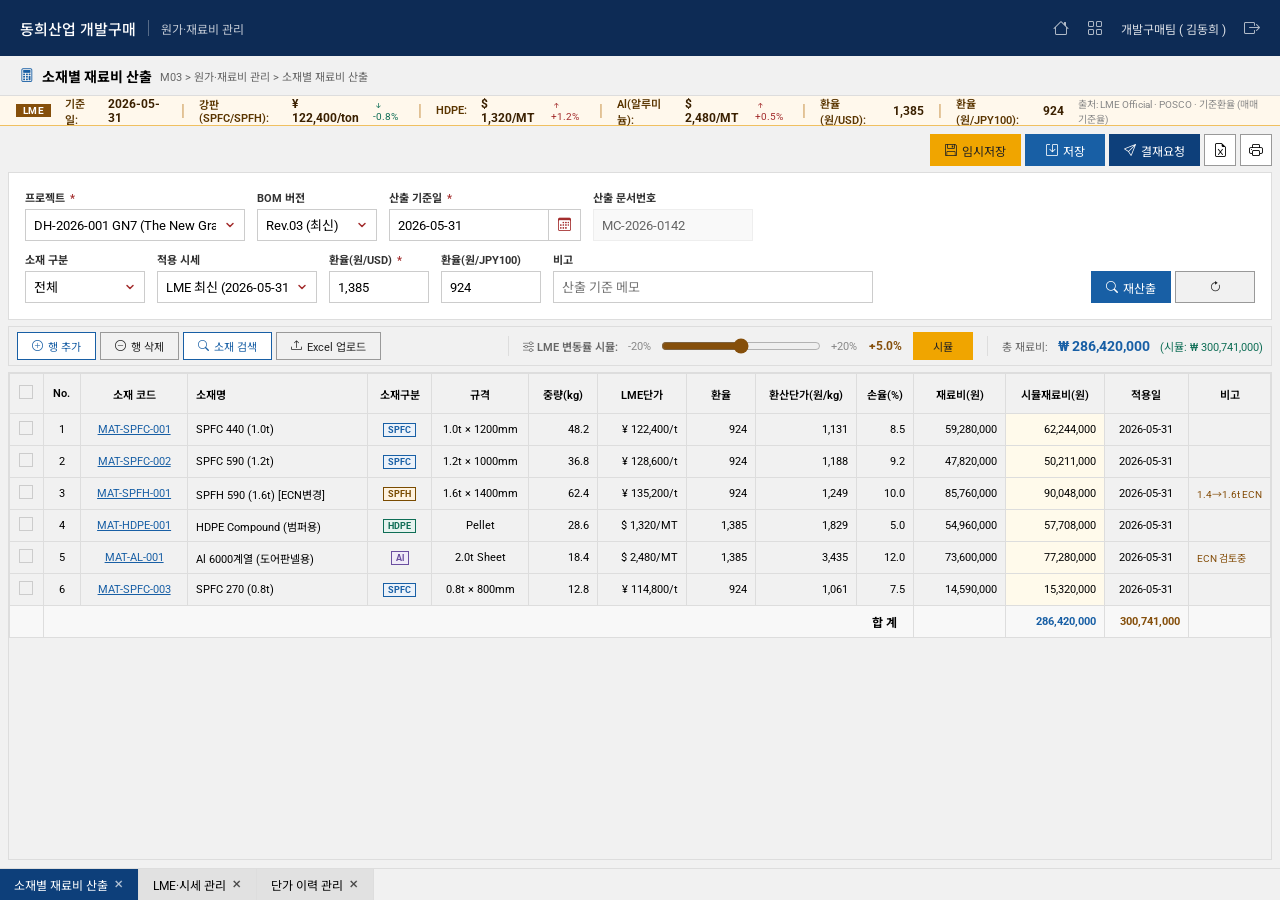
<file: screens/M03_원가관리/M03-001.html>
<!DOCTYPE html>
<html lang="ko">
<head>
<meta charset="UTF-8">
<meta name="viewport" content="width=device-width, initial-scale=1.0">
<title>M03-001 소재별 재료비 산출</title>
<link href="https://fonts.googleapis.com/css2?family=Roboto:wght@300;400;500;700&family=Noto+Sans+KR:wght@300;400;500;700&display=swap" rel="stylesheet">
<link rel="stylesheet" href="https://cdn.jsdelivr.net/npm/bootstrap-icons@1.11.0/font/bootstrap-icons.css">
<style>
* { margin: 0; padding: 0; box-sizing: border-box; font-family: 'Roboto','Noto Sans KR',sans-serif; border-radius: 0 !important; }
:root {
  --primary-blue: #185FA5;
  --dark-blue: #0D2B55;
  --secondary-blue: #0D3F7A;
  --success-green: #0F6E56;
  --teal: #0F6E56;
  --amber: #854F0B;
  --error-red: #A32D2D;
  --text-primary: #222;
  --text-secondary: #666;
  --bg-gray: #F1F1F1;
  --border-gray: #DDDDDD;
  --border-light: #CCCCCC;
  --font-m: 14px;
  --font-s: 12px;
  --font-xs: 10px;
}
html, body { height: 100%; overflow: hidden; background: #F1F1F1; }
.page-wrapper { display: flex; flex-direction: column; height: 100vh; }

.gnb-real { height: 56px; background: var(--dark-blue); display: flex; align-items: center; justify-content: space-between; padding: 0 20px; color: #fff; flex-shrink: 0; }
.gnb-left { display: flex; align-items: center; gap: 12px; }
.gnb-logo-text { font-size: 15px; font-weight: 500; }
.gnb-divider { width: 1px; height: 16px; background: rgba(255,255,255,0.3); }
.gnb-menu { font-size: 12px; color: rgba(255,255,255,0.75); }
.gnb-right { display: flex; align-items: center; gap: 18px; font-size: 12px; color: rgba(255,255,255,0.85); }
.gnb-icon { font-size: 16px; cursor: pointer; opacity: 0.8; }

.page-title-bar { height: 40px; background: var(--bg-gray); display: flex; align-items: center; padding: 0 20px; font-size: var(--font-m); font-weight: 700; border-bottom: 1px solid var(--border-gray); flex-shrink: 0; gap: 8px; }
.title-path { font-size: 11px; color: var(--text-secondary); font-weight: 400; }

/* LME Banner */
.lme-banner { height: 30px; background: #FFF8EC; border-bottom: 1px solid #F0C060; display: flex; align-items: center; padding: 0 16px; gap: 14px; flex-shrink: 0; }
.lme-badge { background: var(--amber); color: #fff; font-size: 10px; font-weight: 700; padding: 1px 7px; letter-spacing: 0.3px; }
.lme-label { font-size: 11px; color: #5A3500; font-weight: 600; }
.lme-val { font-size: 12px; font-weight: 700; color: #3A2000; }
.lme-change { font-size: 10px; }
.lme-change.up { color: var(--error-red); }
.lme-change.dn { color: var(--teal); }
.lme-sep { color: #D0A060; }
.lme-date { font-size: 10px; color: #888; margin-left: auto; }

/* Main */
.main-single { flex: 1; display: flex; flex-direction: column; padding: 8px; gap: 6px; overflow: hidden; }

/* Global action bar */
.global-actionbar { display: flex; justify-content: flex-end; gap: 4px; flex-shrink: 0; }
.btn { height: 32px; padding: 0 14px; border: 1px solid transparent; font-size: 12px; cursor: pointer; display: inline-flex; align-items: center; justify-content: center; gap: 5px; min-width: 80px; font-family: inherit; }
.btn-primary { background: var(--primary-blue); color: #fff; }
.btn-secondary { background: var(--secondary-blue); color: #fff; }
.btn-default { background: #f1f1f1; color: #222; border: 1px solid #999; }
.btn-success { background: var(--teal); color: #fff; }
.btn-warning { background: #F0A500; color: #222; }
.btn-outline { background: #fff; color: var(--primary-blue); border: 1px solid var(--primary-blue); }
.btn-icon { min-width: 32px; width: 32px; padding: 0; background: #fff; border: 1px solid #999; display: inline-flex; align-items: center; justify-content: center; font-size: 14px; }

/* Form box */
.form-box { border: 1px solid var(--border-gray); background: #fff; padding: 16px; flex-shrink: 0; }
.form-row { display: flex; gap: 12px; flex-wrap: wrap; margin-bottom: 10px; align-items: flex-end; }
.form-row:last-child { margin-bottom: 0; }
.form-group { display: flex; flex-direction: column; gap: 4px; }
.form-label { font-size: 11px; font-weight: 700; color: #333; }
.form-label .req { color: var(--error-red); margin-left: 2px; }
.form-control { height: 32px; border: 1px solid var(--border-light); padding: 0 8px; font-size: 13px; background: #fff; font-family: inherit; }
.form-control.readonly { background: #F9F9F9; border-color: #EEE; color: #666; }
.form-select { height: 32px; border: 1px solid var(--border-light); padding: 0 28px 0 8px; font-size: 13px; background: #fff url("data:image/svg+xml,%3Csvg xmlns='http://www.w3.org/2000/svg' width='12' height='12' viewBox='0 0 24 24' fill='none' stroke='%23A32D2D' stroke-width='3' stroke-linecap='round' stroke-linejoin='round'%3E%3Cpolyline points='6 9 12 15 18 9'%3E%3C/polyline%3E%3C/svg%3E") no-repeat right 8px center; appearance: none; cursor: pointer; font-family: inherit; }
.w220 { width: 220px; }
.w160 { width: 160px; }
.w120 { width: 120px; }
.w100 { width: 100px; }

/* Sub action bar */
.sub-actionbar { height: 40px; background: var(--bg-gray); border: 1px solid var(--border-gray); display: flex; align-items: center; padding: 0 8px; gap: 6px; flex-shrink: 0; }
.sub-action-left { display: flex; align-items: center; gap: 4px; }
.sub-action-right { margin-left: auto; display: flex; align-items: center; gap: 10px; }
.sim-label { font-size: 11px; color: var(--text-secondary); font-weight: 600; white-space: nowrap; }
.sim-range { width: 160px; cursor: pointer; accent-color: var(--amber); }
.sim-val { font-size: 12px; font-weight: 700; color: var(--amber); min-width: 36px; text-align: center; }
.total-label { font-size: 11px; color: var(--text-secondary); }
.total-val { font-size: 14px; font-weight: 700; color: var(--primary-blue); }
.sep { width: 1px; height: 20px; background: var(--border-gray); margin: 0 4px; }

/* Grid */
.grid-wrap { flex: 1; overflow: auto; border: 1px solid var(--border-gray); }
.grid-table { width: 100%; border-collapse: collapse; white-space: nowrap; }
.grid-table th { height: 40px; background: var(--bg-gray); border: 1px solid var(--border-gray); padding: 0 8px; font-weight: 600; font-size: 11px; text-align: center; position: sticky; top: 0; z-index: 5; }
.grid-table td { height: 32px; border: 1px solid var(--border-gray); padding: 0 8px; font-size: 11px; }
.td-c { text-align: center; }
.td-r { text-align: right; }
.text-link { color: var(--primary-blue); text-decoration: underline; cursor: pointer; }
.text-teal { color: var(--teal); font-weight: 600; }
.text-amber { color: var(--amber); font-weight: 600; }

.mat-tag { display: inline-block; font-size: 9px; font-weight: 700; padding: 1px 4px; border: 1px solid; }
.mat-spfc { color: #185FA5; border-color: #185FA5; background: #EBF2FA; }
.mat-hdpe { color: #0F6E56; border-color: #0F6E56; background: #E6F3EF; }
.mat-al { color: #6B4FA0; border-color: #6B4FA0; background: #F0EBF8; }
.mat-spfh { color: #7A4B00; border-color: #7A4B00; background: #FFF3E0; }
.mat-cfrp { color: #A32D2D; border-color: #A32D2D; background: #FAEAEA; }

.sim-highlight { background: #FFFAEB !important; }

.bottom-tab-bar { height: 32px; background: var(--bg-gray); display: flex; align-items: center; border-top: 1px solid var(--border-gray); flex-shrink: 0; }
.bottom-tab-item { display: flex; align-items: center; padding: 0 14px; height: 100%; font-size: 12px; background: #E1E1E1; border-right: 1px solid var(--border-gray); cursor: pointer; gap: 6px; }
.bottom-tab-item.active { background: var(--secondary-blue); color: #fff; }
.tab-close { font-size: 10px; opacity: 0.7; }
.grid-table input[type=checkbox] { appearance: none; width: 14px; height: 14px; border: 1px solid var(--border-light); background: transparent; cursor: pointer; position: relative; }
.grid-table input[type=checkbox]:checked { border-color: #333; }
.grid-table input[type=checkbox]:checked::after { content: '✔'; position: absolute; top: -2px; left: 1px; font-size: 10px; color: #333; }
</style>
</head>
<body>
<div class="page-wrapper">

  <div class="gnb-real">
    <div class="gnb-left">
      <span class="gnb-logo-text">동희산업 개발구매</span>
      <div class="gnb-divider"></div>
      <span class="gnb-menu">원가·재료비 관리</span>
    </div>
    <div class="gnb-right">
      <i class="bi bi-house gnb-icon"></i>
      <i class="bi bi-grid gnb-icon"></i>
      <span>개발구매팀 ( 김동희 )</span>
      <i class="bi bi-box-arrow-right gnb-icon"></i>
    </div>
  </div>

  <div class="page-title-bar">
    <i class="bi bi-calculator" style="color:var(--primary-blue);"></i>
    소재별 재료비 산출
    <span class="title-path">M03 &gt; 원가·재료비 관리 &gt; 소재별 재료비 산출</span>
  </div>

  <!-- LME Banner -->
  <div class="lme-banner">
    <span class="lme-badge">LME</span>
    <span class="lme-label">기준일:</span>
    <span class="lme-val">2026-05-31</span>
    <span class="lme-sep">|</span>
    <span class="lme-label">강판(SPFC/SPFH):</span>
    <span class="lme-val">¥ 122,400/ton</span>
    <span class="lme-change dn"><i class="bi bi-arrow-down-short"></i>-0.8%</span>
    <span class="lme-sep">|</span>
    <span class="lme-label">HDPE:</span>
    <span class="lme-val">$ 1,320/MT</span>
    <span class="lme-change up"><i class="bi bi-arrow-up-short"></i>+1.2%</span>
    <span class="lme-sep">|</span>
    <span class="lme-label">Al(알루미늄):</span>
    <span class="lme-val">$ 2,480/MT</span>
    <span class="lme-change up"><i class="bi bi-arrow-up-short"></i>+0.5%</span>
    <span class="lme-sep">|</span>
    <span class="lme-label">환율(원/USD):</span>
    <span class="lme-val">1,385</span>
    <span class="lme-sep">|</span>
    <span class="lme-label">환율(원/JPY100):</span>
    <span class="lme-val">924</span>
    <span class="lme-date">출처: LME Official · POSCO · 기준환율 (매매기준율)</span>
  </div>

  <div class="main-single">

    <!-- Global Action Bar -->
    <div class="global-actionbar">
      <button class="btn btn-warning"><i class="bi bi-floppy"></i> 임시저장</button>
      <button class="btn btn-primary"><i class="bi bi-save"></i> 저장</button>
      <button class="btn btn-secondary"><i class="bi bi-send"></i> 결재요청</button>
      <button class="btn btn-icon" title="Excel 다운로드"><i class="bi bi-file-earmark-excel"></i></button>
      <button class="btn btn-icon" title="인쇄"><i class="bi bi-printer"></i></button>
    </div>

    <!-- Form Box -->
    <div class="form-box">
      <div class="form-row">
        <div class="form-group">
          <label class="form-label">프로젝트 <span class="req">*</span></label>
          <select class="form-select w220">
            <option>DH-2026-001 GN7 (The New Grandeur)</option>
            <option>DH-2026-002 NX4 (SUV-e)</option>
          </select>
        </div>
        <div class="form-group">
          <label class="form-label">BOM 버전</label>
          <select class="form-select w120">
            <option>Rev.03 (최신)</option>
            <option>Rev.02</option>
            <option>Rev.01</option>
          </select>
        </div>
        <div class="form-group">
          <label class="form-label">산출 기준일 <span class="req">*</span></label>
          <div style="display:flex;">
            <input type="text" class="form-control w160" value="2026-05-31">
            <button style="width:32px;height:32px;background:#fff;border:1px solid #CCC;display:flex;align-items:center;justify-content:center;cursor:pointer;border-left:none;"><i class="bi bi-calendar3" style="color:var(--error-red);"></i></button>
          </div>
        </div>
        <div class="form-group">
          <label class="form-label">산출 문서번호</label>
          <input type="text" class="form-control readonly w160" value="MC-2026-0142" readonly>
        </div>
      </div>
      <div class="form-row">
        <div class="form-group">
          <label class="form-label">소재 구분</label>
          <select class="form-select w120">
            <option>전체</option>
            <option>SPFC</option>
            <option>SPFH</option>
            <option>HDPE</option>
            <option>Al</option>
            <option>CFRP</option>
          </select>
        </div>
        <div class="form-group">
          <label class="form-label">적용 시세</label>
          <select class="form-select w160">
            <option>LME 최신 (2026-05-31)</option>
            <option>LME 월평균 (2026-05)</option>
            <option>분기평균 (2026-Q2)</option>
          </select>
        </div>
        <div class="form-group">
          <label class="form-label">환율(원/USD) <span class="req">*</span></label>
          <input type="text" class="form-control w100" value="1,385">
        </div>
        <div class="form-group">
          <label class="form-label">환율(원/JPY100)</label>
          <input type="text" class="form-control w100" value="924">
        </div>
        <div class="form-group">
          <label class="form-label">비고</label>
          <input type="text" class="form-control" style="width:320px;" placeholder="산출 기준 메모">
        </div>
        <div class="form-group" style="margin-left:auto;justify-content:flex-end;flex-direction:row;gap:4px;">
          <button class="btn btn-primary" style="align-self:flex-end;"><i class="bi bi-search"></i> 재산출</button>
          <button class="btn btn-default" style="align-self:flex-end;"><i class="bi bi-arrow-clockwise"></i></button>
        </div>
      </div>
    </div>

    <!-- Sub Action Bar (패턴 4: 좌 액션 + 우 시뮬레이터/요약) -->
    <div class="sub-actionbar">
      <div class="sub-action-left">
        <button class="btn btn-outline" style="height:28px;min-width:70px;font-size:11px;"><i class="bi bi-plus-circle"></i> 행 추가</button>
        <button class="btn btn-default" style="height:28px;min-width:70px;font-size:11px;"><i class="bi bi-dash-circle"></i> 행 삭제</button>
        <button class="btn btn-outline" style="height:28px;min-width:80px;font-size:11px;"><i class="bi bi-search"></i> 소재 검색</button>
        <button class="btn btn-default" style="height:28px;min-width:80px;font-size:11px;"><i class="bi bi-upload"></i> Excel 업로드</button>
      </div>
      <div class="sub-action-right">
        <div class="sep"></div>
        <span class="sim-label"><i class="bi bi-sliders"></i> LME 변동률 시뮬:</span>
        <span style="font-size:11px;color:#888;">-20%</span>
        <input type="range" class="sim-range" min="-20" max="20" value="+5">
        <span style="font-size:11px;color:#888;">+20%</span>
        <span class="sim-val">+5.0%</span>
        <button class="btn btn-warning" style="height:28px;min-width:60px;font-size:11px;">시뮬</button>
        <div class="sep"></div>
        <span class="total-label">총 재료비:</span>
        <span class="total-val">₩ 286,420,000</span>
        <span style="font-size:11px;color:var(--teal);">(시뮬: ₩ 300,741,000)</span>
      </div>
    </div>

    <!-- Grid -->
    <div class="grid-wrap">
      <table class="grid-table">
        <thead>
          <tr>
            <th style="width:36px;"><input type="checkbox"></th>
            <th style="width:40px;">No.</th>
            <th style="width:120px;">소재 코드</th>
            <th style="min-width:180px;text-align:left;">소재명</th>
            <th style="width:70px;">소재구분</th>
            <th style="width:100px;">규격</th>
            <th style="width:80px;">중량(kg)</th>
            <th style="width:100px;">LME단가</th>
            <th style="width:90px;">환율</th>
            <th style="width:110px;">환산단가(원/kg)</th>
            <th style="width:60px;">손율(%)</th>
            <th style="width:110px;">재료비(원)</th>
            <th style="width:110px;">시뮬재료비(원)</th>
            <th style="width:90px;">적용일</th>
            <th style="min-width:80px;">비고</th>
          </tr>
        </thead>
        <tbody>
          <tr>
            <td class="td-c"><input type="checkbox"></td>
            <td class="td-c">1</td>
            <td class="text-link td-c">MAT-SPFC-001</td>
            <td>SPFC 440 (1.0t)</td>
            <td class="td-c"><span class="mat-tag mat-spfc">SPFC</span></td>
            <td class="td-c">1.0t × 1200mm</td>
            <td class="td-r">48.2</td>
            <td class="td-r">¥ 122,400/t</td>
            <td class="td-r">924</td>
            <td class="td-r">1,131</td>
            <td class="td-r">8.5</td>
            <td class="td-r">59,280,000</td>
            <td class="td-r sim-highlight">62,244,000</td>
            <td class="td-c">2026-05-31</td>
            <td></td>
          </tr>
          <tr>
            <td class="td-c"><input type="checkbox"></td>
            <td class="td-c">2</td>
            <td class="text-link td-c">MAT-SPFC-002</td>
            <td>SPFC 590 (1.2t)</td>
            <td class="td-c"><span class="mat-tag mat-spfc">SPFC</span></td>
            <td class="td-c">1.2t × 1000mm</td>
            <td class="td-r">36.8</td>
            <td class="td-r">¥ 128,600/t</td>
            <td class="td-r">924</td>
            <td class="td-r">1,188</td>
            <td class="td-r">9.2</td>
            <td class="td-r">47,820,000</td>
            <td class="td-r sim-highlight">50,211,000</td>
            <td class="td-c">2026-05-31</td>
            <td></td>
          </tr>
          <tr>
            <td class="td-c"><input type="checkbox"></td>
            <td class="td-c">3</td>
            <td class="text-link td-c">MAT-SPFH-001</td>
            <td>SPFH 590 (1.6t) [ECN변경]</td>
            <td class="td-c"><span class="mat-tag mat-spfh">SPFH</span></td>
            <td class="td-c">1.6t × 1400mm</td>
            <td class="td-r">62.4</td>
            <td class="td-r">¥ 135,200/t</td>
            <td class="td-r">924</td>
            <td class="td-r">1,249</td>
            <td class="td-r">10.0</td>
            <td class="td-r">85,760,000</td>
            <td class="td-r sim-highlight">90,048,000</td>
            <td class="td-c">2026-05-31</td>
            <td style="font-size:10px;color:var(--amber);">1.4→1.6t ECN</td>
          </tr>
          <tr>
            <td class="td-c"><input type="checkbox"></td>
            <td class="td-c">4</td>
            <td class="text-link td-c">MAT-HDPE-001</td>
            <td>HDPE Compound (범퍼용)</td>
            <td class="td-c"><span class="mat-tag mat-hdpe">HDPE</span></td>
            <td class="td-c">Pellet</td>
            <td class="td-r">28.6</td>
            <td class="td-r">$ 1,320/MT</td>
            <td class="td-r">1,385</td>
            <td class="td-r">1,829</td>
            <td class="td-r">5.0</td>
            <td class="td-r">54,960,000</td>
            <td class="td-r sim-highlight">57,708,000</td>
            <td class="td-c">2026-05-31</td>
            <td></td>
          </tr>
          <tr>
            <td class="td-c"><input type="checkbox"></td>
            <td class="td-c">5</td>
            <td class="text-link td-c">MAT-AL-001</td>
            <td>Al 6000계열 (도어판넬용)</td>
            <td class="td-c"><span class="mat-tag mat-al">Al</span></td>
            <td class="td-c">2.0t Sheet</td>
            <td class="td-r">18.4</td>
            <td class="td-r">$ 2,480/MT</td>
            <td class="td-r">1,385</td>
            <td class="td-r">3,435</td>
            <td class="td-r">12.0</td>
            <td class="td-r">73,600,000</td>
            <td class="td-r sim-highlight">77,280,000</td>
            <td class="td-c">2026-05-31</td>
            <td style="font-size:10px;color:var(--amber);">ECN 검토중</td>
          </tr>
          <tr>
            <td class="td-c"><input type="checkbox"></td>
            <td class="td-c">6</td>
            <td class="text-link td-c">MAT-SPFC-003</td>
            <td>SPFC 270 (0.8t)</td>
            <td class="td-c"><span class="mat-tag mat-spfc">SPFC</span></td>
            <td class="td-c">0.8t × 800mm</td>
            <td class="td-r">12.8</td>
            <td class="td-r">¥ 114,800/t</td>
            <td class="td-r">924</td>
            <td class="td-r">1,061</td>
            <td class="td-r">7.5</td>
            <td class="td-r">14,590,000</td>
            <td class="td-r sim-highlight">15,320,000</td>
            <td class="td-c">2026-05-31</td>
            <td></td>
          </tr>
          <tr style="background:#F8F8F8;font-weight:700;">
            <td></td>
            <td colspan="10" style="text-align:right;font-size:12px;padding-right:16px;">합 계</td>
            <td></td>
            <td class="td-r" style="color:var(--primary-blue);">286,420,000</td>
            <td class="td-r" style="color:var(--amber);">300,741,000</td>
            <td colspan="2"></td>
          </tr>
        </tbody>
      </table>
    </div>

  </div>

  <div class="bottom-tab-bar">
    <div class="bottom-tab-item active">소재별 재료비 산출 <span class="tab-close">✕</span></div>
    <div class="bottom-tab-item">LME·시세 관리 <span class="tab-close">✕</span></div>
    <div class="bottom-tab-item">단가 이력 관리 <span class="tab-close">✕</span></div>
  </div>

</div>
</body>
</html>
</file>
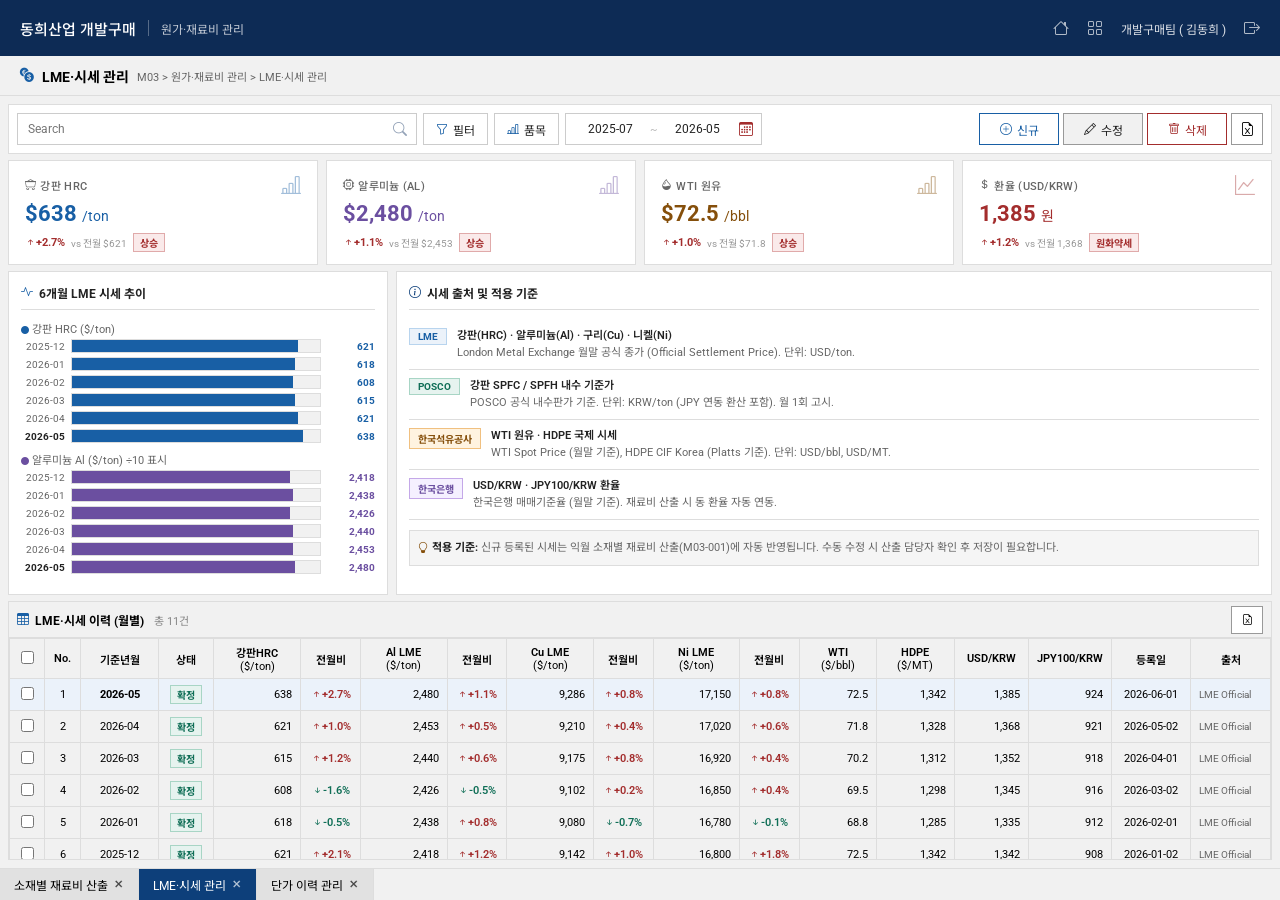
<file: screens/M03_원가관리/M03-002.html>
<!--
  화면ID  : M03-002
  화면명  : LME·시세 관리
  패턴    : 패턴 2 (필터 + 요약카드 + 그리드)
  스타일  : donghee-sourcing 공통 (dark-blue GNB)
  생성일  : 2026-06-02
-->
<!DOCTYPE html>
<html lang="ko">
<head>
<meta charset="UTF-8">
<meta name="viewport" content="width=device-width, initial-scale=1.0">
<title>M03-002 LME·시세 관리</title>
<link href="https://fonts.googleapis.com/css2?family=Roboto:wght@300;400;500;700&family=Noto+Sans+KR:wght@300;400;500;700&display=swap" rel="stylesheet">
<link rel="stylesheet" href="https://cdn.jsdelivr.net/npm/bootstrap-icons@1.11.0/font/bootstrap-icons.css">
<style>
* { margin: 0; padding: 0; box-sizing: border-box; font-family: 'Roboto','Noto Sans KR',sans-serif; border-radius: 0 !important; }
:root {
  --primary-blue: #185FA5;
  --dark-blue: #0D2B55;
  --secondary-blue: #0D3F7A;
  --success-green: #0F6E56;
  --teal: #0F6E56;
  --amber: #854F0B;
  --error-red: #A32D2D;
  --text-primary: #222;
  --text-secondary: #666;
  --bg-gray: #F1F1F1;
  --border-gray: #DDDDDD;
  --border-light: #CCCCCC;
  --font-m: 14px;
  --font-s: 12px;
  --font-xs: 10px;
}
html, body { height: 100%; overflow: hidden; background: #F1F1F1; }
.page-wrapper { display: flex; flex-direction: column; height: 100vh; }

/* GNB */
.gnb-real { height: 56px; background: var(--dark-blue); display: flex; align-items: center; justify-content: space-between; padding: 0 20px; color: #fff; flex-shrink: 0; }
.gnb-left { display: flex; align-items: center; gap: 12px; }
.gnb-logo-text { font-size: 15px; font-weight: 500; }
.gnb-divider { width: 1px; height: 16px; background: rgba(255,255,255,0.3); }
.gnb-menu { font-size: 12px; color: rgba(255,255,255,0.75); }
.gnb-right { display: flex; align-items: center; gap: 18px; font-size: 12px; color: rgba(255,255,255,0.85); }
.gnb-icon { font-size: 16px; cursor: pointer; opacity: 0.8; }

/* Page Title */
.page-title-bar { height: 40px; background: var(--bg-gray); display: flex; align-items: center; padding: 0 20px; font-size: var(--font-m); font-weight: 700; border-bottom: 1px solid var(--border-gray); flex-shrink: 0; gap: 8px; }
.title-path { font-size: 11px; color: var(--text-secondary); font-weight: 400; }


/* Main */
.main-single { flex: 1; display: flex; flex-direction: column; padding: 8px; gap: 6px; overflow: hidden; }

/* Buttons */
.btn { height: 32px; padding: 0 14px; border: 1px solid transparent; font-size: 12px; cursor: pointer; display: inline-flex; align-items: center; justify-content: center; gap: 5px; min-width: 80px; font-family: inherit; }
.btn-primary { background: var(--primary-blue); color: #fff; }
.btn-secondary { background: var(--secondary-blue); color: #fff; }
.btn-default { background: #f1f1f1; color: #222; border: 1px solid #999; }
.btn-success { background: var(--teal); color: #fff; }
.btn-outline { background: #fff; color: var(--primary-blue); border: 1px solid var(--primary-blue); }
.btn-outline-red { background: #fff; color: var(--error-red); border: 1px solid var(--error-red); }
.btn-icon { min-width: 32px; width: 32px; padding: 0; background: #fff; border: 1px solid #999; display: inline-flex; align-items: center; justify-content: center; font-size: 14px; }

/* Filter Bar — CLAUDE.md 확정 표준 */
.filter-bar-row { display: flex; align-items: center; gap: 6px; flex-shrink: 0; padding: 8px; background: #fff; border: 1px solid var(--border-gray); }
.filter-search { position: relative; width: 400px; flex-shrink: 0; }
.filter-search input { width: 100%; height: 32px; border: 1px solid var(--border-light); padding: 0 32px 0 10px; font-size: 12px; background: #fff; font-family: inherit; }
.filter-search input:focus { outline: none; border-color: var(--primary-blue); }
.filter-search-icon { position: absolute; right: 10px; top: 50%; transform: translateY(-50%); color: #94A3B8; pointer-events: none; font-size: 14px; }
.filter-btn { height: 32px; padding: 0 12px; border: 1px solid var(--border-light); background: #fff; font-size: 12px; cursor: pointer; display: inline-flex; align-items: center; gap: 5px; color: var(--text-primary); font-family: inherit; }
.filter-btn:hover { background: #f5f5f5; }
.filter-btn .fi { color: var(--primary-blue); }
.filter-date-range { display: inline-flex; align-items: center; gap: 4px; height: 32px; border: 1px solid var(--border-light); padding: 0 8px; background: #fff; font-size: 12px; }
.filter-date-range input { border: none; outline: none; width: 72px; font-size: 12px; font-family: inherit; text-align: center; color: var(--text-primary); background: transparent; }
.filter-date-sep { color: #bbb; font-size: 11px; }
.filter-date-cal { color: var(--error-red); font-size: 14px; cursor: pointer; margin-left: 2px; }
.filter-right { margin-left: auto; display: flex; gap: 4px; }

/* KPI Cards */
.kpi-row { display: grid; grid-template-columns: repeat(4, 1fr); gap: 8px; flex-shrink: 0; }
.kpi-card { background: #fff; border: 1px solid var(--border-gray); padding: 12px 16px; display: flex; flex-direction: column; gap: 4px; }
.kpi-card-header { display: flex; align-items: center; justify-content: space-between; }
.kpi-title { font-size: 11px; color: var(--text-secondary); font-weight: 500; text-transform: uppercase; letter-spacing: 0.3px; display: flex; align-items: center; gap: 4px; }
.kpi-icon { font-size: 20px; opacity: 0.4; }
.kpi-value { font-size: 22px; font-weight: 700; color: var(--text-primary); line-height: 1.2; }
.kpi-sub { font-size: 11px; display: flex; align-items: center; gap: 6px; margin-top: 2px; }
.kpi-badge { font-size: 10px; font-weight: 700; padding: 1px 6px; }
.badge-up { background: #FAEAEA; color: var(--error-red); border: 1px solid #E0AAAA; }
.badge-dn { background: #E6F3EF; color: var(--teal); border: 1px solid #A8D5C5; }
.badge-neutral { background: #EBF2FA; color: var(--primary-blue); border: 1px solid #B8D4EE; }
.kpi-trend-up { font-size: 11px; font-weight: 700; color: var(--error-red); }
.kpi-trend-dn { font-size: 11px; font-weight: 700; color: var(--teal); }
.kpi-base { font-size: 10px; color: #999; }

/* Mid Row: Trend + Source */
.mid-row { display: grid; grid-template-columns: 380px 1fr; gap: 8px; flex-shrink: 0; }
.chart-panel { background: #fff; border: 1px solid var(--border-gray); padding: 12px; }
.chart-title { font-size: 12px; font-weight: 700; color: var(--text-primary); padding-bottom: 8px; border-bottom: 1px solid var(--border-gray); margin-bottom: 10px; display: flex; align-items: center; gap: 6px; }
.bar-group { margin-bottom: 8px; }
.bar-group-label { font-size: 11px; color: var(--text-secondary); margin-bottom: 3px; display: flex; justify-content: space-between; }
.bar-row { display: flex; align-items: center; gap: 6px; margin-bottom: 4px; }
.bar-month { font-size: 10px; color: var(--text-secondary); width: 44px; flex-shrink: 0; text-align: right; }
.bar-track { flex: 1; height: 14px; background: var(--bg-gray); border: 1px solid var(--border-gray); overflow: hidden; }
.bar-fill { height: 100%; }
.bar-fill-steel { background: var(--primary-blue); }
.bar-fill-al { background: #6B4FA0; }
.bar-val { font-size: 10px; font-weight: 700; width: 48px; text-align: right; flex-shrink: 0; }

/* Source panel */
.source-panel { background: #fff; border: 1px solid var(--border-gray); padding: 12px; overflow-y: auto; }
.source-row { display: flex; align-items: flex-start; gap: 10px; padding: 8px 0; border-bottom: 1px solid var(--border-gray); }
.source-row:last-child { border-bottom: none; }
.source-badge { font-size: 10px; font-weight: 700; padding: 2px 8px; white-space: nowrap; flex-shrink: 0; }
.src-lme { background: #EBF2FA; color: var(--primary-blue); border: 1px solid #B8D4EE; }
.src-posco { background: #E6F3EF; color: var(--teal); border: 1px solid #A8D5C5; }
.src-krx { background: #FFF3E0; color: var(--amber); border: 1px solid #F0C080; }
.src-cb { background: #F5F0FF; color: #6B4FA0; border: 1px solid #C4A8E8; }
.source-info { font-size: 11px; color: var(--text-secondary); line-height: 1.5; }
.source-info strong { color: var(--text-primary); font-weight: 600; }

/* Grid */
.grid-panel { flex: 1; overflow: hidden; display: flex; flex-direction: column; border: 1px solid var(--border-gray); }
.grid-panel-header { height: 36px; background: var(--bg-gray); border-bottom: 1px solid var(--border-gray); display: flex; align-items: center; padding: 0 8px; gap: 6px; font-size: 12px; font-weight: 700; flex-shrink: 0; }
.grid-panel-header .header-right { margin-left: auto; display: flex; gap: 4px; }
.grid-wrap { flex: 1; overflow: auto; }
.grid-table { width: 100%; border-collapse: collapse; white-space: nowrap; }
.grid-table th { height: 40px; background: var(--bg-gray); border: 1px solid var(--border-gray); padding: 0 8px; font-weight: 600; font-size: 11px; text-align: center; position: sticky; top: 0; z-index: 5; }
.grid-table td { height: 32px; border: 1px solid var(--border-gray); padding: 0 8px; font-size: 11px; }
.td-c { text-align: center; }
.td-r { text-align: right; }
.text-link { color: var(--primary-blue); text-decoration: underline; cursor: pointer; }
.chg-up { color: var(--error-red); font-weight: 600; }
.chg-dn { color: var(--teal); font-weight: 600; }
.chg-flat { color: #888; }
.row-latest { background: #EBF2FA !important; }
.row-hover:hover { background: #F5F9FF; cursor: pointer; }
.status-badge { display: inline-block; font-size: 10px; font-weight: 700; padding: 1px 6px; border: 1px solid; }
.status-confirmed { background: #E6F3EF; color: var(--teal); border-color: #A8D5C5; }
.status-pending { background: #FFF8F0; color: var(--amber); border-color: #F0C080; }

/* Bottom tab bar */
.bottom-tab-bar { height: 32px; background: var(--bg-gray); display: flex; align-items: center; border-top: 1px solid var(--border-gray); flex-shrink: 0; }
.bottom-tab-item { display: flex; align-items: center; padding: 0 14px; height: 100%; font-size: 12px; background: #E1E1E1; border-right: 1px solid var(--border-gray); cursor: pointer; gap: 6px; }
.bottom-tab-item.active { background: var(--secondary-blue); color: #fff; }
.tab-close { font-size: 10px; opacity: 0.7; }

/* Modal */
.modal-overlay { display: none; position: fixed; inset: 0; background: rgba(0,0,0,0.45); z-index: 500; align-items: center; justify-content: center; }
.modal-overlay.open { display: flex; }
.modal-box { background: #fff; border: 1px solid var(--border-gray); width: 560px; display: flex; flex-direction: column; }
.modal-header { height: 40px; background: var(--secondary-blue); color: #fff; display: flex; align-items: center; padding: 0 16px; font-size: 13px; font-weight: 700; gap: 8px; flex-shrink: 0; }
.modal-close-btn { margin-left: auto; background: transparent; border: none; color: #fff; font-size: 18px; cursor: pointer; opacity: 0.8; }
.modal-body { padding: 20px; display: flex; flex-direction: column; gap: 12px; }
.modal-row { display: grid; grid-template-columns: 1fr 1fr; gap: 12px; }
.modal-row.triple { grid-template-columns: 1fr 1fr 1fr; }
.form-group { display: flex; flex-direction: column; gap: 4px; }
.form-label { font-size: 11px; font-weight: 700; color: #333; }
.form-label .req { color: var(--error-red); margin-left: 2px; }
.form-control { height: 32px; border: 1px solid var(--border-light); padding: 0 8px; font-size: 12px; background: #fff; font-family: inherit; }
.form-select-m { height: 32px; border: 1px solid var(--border-light); padding: 0 28px 0 8px; font-size: 12px; background: #fff url("data:image/svg+xml,%3Csvg xmlns='http://www.w3.org/2000/svg' width='12' height='12' viewBox='0 0 24 24' fill='none' stroke='%23A32D2D' stroke-width='3' stroke-linecap='round' stroke-linejoin='round'%3E%3Cpolyline points='6 9 12 15 18 9'%3E%3C/polyline%3E%3C/svg%3E") no-repeat right 8px center; appearance: none; cursor: pointer; font-family: inherit; width: 100%; }
.modal-footer { height: 48px; background: var(--bg-gray); border-top: 1px solid var(--border-gray); display: flex; align-items: center; justify-content: flex-end; padding: 0 16px; gap: 6px; }
</style>
</head>
<body>
<div class="page-wrapper">

  <!-- GNB -->
  <div class="gnb-real">
    <div class="gnb-left">
      <span class="gnb-logo-text">동희산업 개발구매</span>
      <div class="gnb-divider"></div>
      <span class="gnb-menu">원가·재료비 관리</span>
    </div>
    <div class="gnb-right">
      <i class="bi bi-house gnb-icon"></i>
      <i class="bi bi-grid gnb-icon"></i>
      <span>개발구매팀 ( 김동희 )</span>
      <i class="bi bi-box-arrow-right gnb-icon"></i>
    </div>
  </div>

  <!-- Page Title -->
  <div class="page-title-bar">
    <i class="bi bi-currency-exchange" style="color:var(--primary-blue);"></i>
    LME·시세 관리
    <span class="title-path">M03 &gt; 원가·재료비 관리 &gt; LME·시세 관리</span>
  </div>

  <div class="main-single">

    <!-- Filter Bar — CLAUDE.md 확정 표준 (검색창 + 필터 + 날짜 + 우측 액션) -->
    <div class="filter-bar-row">
      <!-- 1. Search -->
      <div class="filter-search">
        <input type="text" placeholder="Search">
        <span class="filter-search-icon"><i class="bi bi-search"></i></span>
      </div>
      <!-- 2. 필터 버튼 -->
      <button class="filter-btn">
        <i class="bi bi-funnel fi"></i> 필터
      </button>
      <!-- 3. 품목 구분 -->
      <button class="filter-btn">
        <i class="bi bi-bar-chart-line fi"></i> 품목
      </button>
      <!-- 4. 날짜 범위 -->
      <div class="filter-date-range">
        <input type="text" value="2025-07" placeholder="시작">
        <span class="filter-date-sep">~</span>
        <input type="text" value="2026-05" placeholder="종료">
        <i class="bi bi-calendar3 filter-date-cal"></i>
      </div>
      <!-- 우측 액션 -->
      <div class="filter-right">
        <button class="btn btn-outline" onclick="document.getElementById('modalReg').classList.add('open')"><i class="bi bi-plus-circle"></i> 신규</button>
        <button class="btn btn-default" id="btnEdit"><i class="bi bi-pencil"></i> 수정</button>
        <button class="btn btn-outline-red" id="btnDel"><i class="bi bi-trash"></i> 삭제</button>
        <button class="btn btn-icon" title="Excel 다운로드"><i class="bi bi-file-earmark-excel"></i></button>
      </div>
    </div>

    <!-- KPI 4 Cards -->
    <div class="kpi-row">

      <div class="kpi-card">
        <div class="kpi-card-header">
          <span class="kpi-title"><i class="bi bi-minecart-loaded"></i> 강판 HRC</span>
          <i class="bi bi-bar-chart-line kpi-icon" style="color:var(--primary-blue);"></i>
        </div>
        <div class="kpi-value" style="color:var(--primary-blue);">$638 <span style="font-size:14px;font-weight:400;">/ton</span></div>
        <div class="kpi-sub">
          <span class="kpi-trend-up"><i class="bi bi-arrow-up-short"></i>+2.7%</span>
          <span class="kpi-base">vs 전월 $621</span>
          <span class="kpi-badge badge-up">상승</span>
        </div>
      </div>

      <div class="kpi-card">
        <div class="kpi-card-header">
          <span class="kpi-title"><i class="bi bi-cpu"></i> 알루미늄 (Al)</span>
          <i class="bi bi-bar-chart-line kpi-icon" style="color:#6B4FA0;"></i>
        </div>
        <div class="kpi-value" style="color:#6B4FA0;">$2,480 <span style="font-size:14px;font-weight:400;">/ton</span></div>
        <div class="kpi-sub">
          <span class="kpi-trend-up"><i class="bi bi-arrow-up-short"></i>+1.1%</span>
          <span class="kpi-base">vs 전월 $2,453</span>
          <span class="kpi-badge badge-up">상승</span>
        </div>
      </div>

      <div class="kpi-card">
        <div class="kpi-card-header">
          <span class="kpi-title"><i class="bi bi-droplet-half"></i> WTI 원유</span>
          <i class="bi bi-bar-chart-line kpi-icon" style="color:var(--amber);"></i>
        </div>
        <div class="kpi-value" style="color:var(--amber);">$72.5 <span style="font-size:14px;font-weight:400;">/bbl</span></div>
        <div class="kpi-sub">
          <span class="kpi-trend-up"><i class="bi bi-arrow-up-short"></i>+1.0%</span>
          <span class="kpi-base">vs 전월 $71.8</span>
          <span class="kpi-badge badge-up">상승</span>
        </div>
      </div>

      <div class="kpi-card">
        <div class="kpi-card-header">
          <span class="kpi-title"><i class="bi bi-currency-dollar"></i> 환율 (USD/KRW)</span>
          <i class="bi bi-graph-up kpi-icon" style="color:var(--error-red);"></i>
        </div>
        <div class="kpi-value" style="color:var(--error-red);">1,385 <span style="font-size:14px;font-weight:400;">원</span></div>
        <div class="kpi-sub">
          <span class="kpi-trend-up"><i class="bi bi-arrow-up-short"></i>+1.2%</span>
          <span class="kpi-base">vs 전월 1,368</span>
          <span class="kpi-badge badge-up">원화약세</span>
        </div>
      </div>

    </div>

    <!-- Mid Row: Trend Chart + Source Info -->
    <div class="mid-row">

      <!-- 6개월 가격 트렌드 -->
      <div class="chart-panel">
        <div class="chart-title"><i class="bi bi-activity" style="color:var(--primary-blue);"></i> 6개월 LME 시세 추이</div>

        <!-- 강판 HRC -->
        <div class="bar-group">
          <div class="bar-group-label">
            <span><i class="bi bi-circle-fill" style="color:var(--primary-blue);font-size:8px;"></i> 강판 HRC ($/ton)</span>
          </div>
          <div class="bar-row">
            <span class="bar-month">2025-12</span>
            <div class="bar-track"><div class="bar-fill bar-fill-steel" style="width:91%;"></div></div>
            <span class="bar-val" style="color:var(--primary-blue);">621</span>
          </div>
          <div class="bar-row">
            <span class="bar-month">2026-01</span>
            <div class="bar-track"><div class="bar-fill bar-fill-steel" style="width:90%;"></div></div>
            <span class="bar-val" style="color:var(--primary-blue);">618</span>
          </div>
          <div class="bar-row">
            <span class="bar-month">2026-02</span>
            <div class="bar-track"><div class="bar-fill bar-fill-steel" style="width:89%;"></div></div>
            <span class="bar-val" style="color:var(--primary-blue);">608</span>
          </div>
          <div class="bar-row">
            <span class="bar-month">2026-03</span>
            <div class="bar-track"><div class="bar-fill bar-fill-steel" style="width:90%;"></div></div>
            <span class="bar-val" style="color:var(--primary-blue);">615</span>
          </div>
          <div class="bar-row">
            <span class="bar-month">2026-04</span>
            <div class="bar-track"><div class="bar-fill bar-fill-steel" style="width:91%;"></div></div>
            <span class="bar-val" style="color:var(--primary-blue);">621</span>
          </div>
          <div class="bar-row">
            <span class="bar-month" style="font-weight:700;color:#222;">2026-05</span>
            <div class="bar-track"><div class="bar-fill bar-fill-steel" style="width:93%;"></div></div>
            <span class="bar-val" style="color:var(--primary-blue);font-weight:700;">638</span>
          </div>
        </div>

        <!-- 알루미늄 -->
        <div class="bar-group" style="margin-top:4px;">
          <div class="bar-group-label">
            <span><i class="bi bi-circle-fill" style="color:#6B4FA0;font-size:8px;"></i> 알루미늄 Al ($/ton) ÷10 표시</span>
          </div>
          <div class="bar-row">
            <span class="bar-month">2025-12</span>
            <div class="bar-track"><div class="bar-fill bar-fill-al" style="width:88%;"></div></div>
            <span class="bar-val" style="color:#6B4FA0;">2,418</span>
          </div>
          <div class="bar-row">
            <span class="bar-month">2026-01</span>
            <div class="bar-track"><div class="bar-fill bar-fill-al" style="width:89%;"></div></div>
            <span class="bar-val" style="color:#6B4FA0;">2,438</span>
          </div>
          <div class="bar-row">
            <span class="bar-month">2026-02</span>
            <div class="bar-track"><div class="bar-fill bar-fill-al" style="width:88%;"></div></div>
            <span class="bar-val" style="color:#6B4FA0;">2,426</span>
          </div>
          <div class="bar-row">
            <span class="bar-month">2026-03</span>
            <div class="bar-track"><div class="bar-fill bar-fill-al" style="width:89%;"></div></div>
            <span class="bar-val" style="color:#6B4FA0;">2,440</span>
          </div>
          <div class="bar-row">
            <span class="bar-month">2026-04</span>
            <div class="bar-track"><div class="bar-fill bar-fill-al" style="width:89%;"></div></div>
            <span class="bar-val" style="color:#6B4FA0;">2,453</span>
          </div>
          <div class="bar-row">
            <span class="bar-month" style="font-weight:700;color:#222;">2026-05</span>
            <div class="bar-track"><div class="bar-fill bar-fill-al" style="width:90%;"></div></div>
            <span class="bar-val" style="color:#6B4FA0;font-weight:700;">2,480</span>
          </div>
        </div>
      </div>

      <!-- 출처 및 적용 안내 -->
      <div class="source-panel">
        <div class="chart-title"><i class="bi bi-info-circle" style="color:var(--secondary-blue);"></i> 시세 출처 및 적용 기준</div>

        <div class="source-row">
          <span class="source-badge src-lme">LME</span>
          <div class="source-info">
            <strong>강판(HRC) · 알루미늄(Al) · 구리(Cu) · 니켈(Ni)</strong><br>
            London Metal Exchange 월말 공식 종가 (Official Settlement Price). 단위: USD/ton.
          </div>
        </div>
        <div class="source-row">
          <span class="source-badge src-posco">POSCO</span>
          <div class="source-info">
            <strong>강판 SPFC / SPFH 내수 기준가</strong><br>
            POSCO 공식 내수판가 기준. 단위: KRW/ton (JPY 연동 환산 포함). 월 1회 고시.
          </div>
        </div>
        <div class="source-row">
          <span class="source-badge src-krx">한국석유공사</span>
          <div class="source-info">
            <strong>WTI 원유 · HDPE 국제 시세</strong><br>
            WTI Spot Price (월말 기준), HDPE CIF Korea (Platts 기준). 단위: USD/bbl, USD/MT.
          </div>
        </div>
        <div class="source-row">
          <span class="source-badge src-cb">한국은행</span>
          <div class="source-info">
            <strong>USD/KRW · JPY100/KRW 환율</strong><br>
            한국은행 매매기준율 (월말 기준). 재료비 산출 시 동 환율 자동 연동.
          </div>
        </div>

        <div style="margin-top:10px;padding:8px;background:#F5F5F5;border:1px solid var(--border-gray);font-size:11px;color:var(--text-secondary);line-height:1.6;">
          <i class="bi bi-lightbulb" style="color:var(--amber);"></i>
          <strong style="color:var(--text-primary);">적용 기준:</strong>
          신규 등록된 시세는 익월 소재별 재료비 산출(M03-001)에 자동 반영됩니다.
          수동 수정 시 산출 담당자 확인 후 저장이 필요합니다.
        </div>
      </div>

    </div>

    <!-- Grid: LME 시세 이력 -->
    <div class="grid-panel">
      <div class="grid-panel-header">
        <i class="bi bi-table" style="color:var(--primary-blue);"></i>
        LME·시세 이력 (월별)
        <span style="font-size:11px;color:#888;font-weight:400;margin-left:4px;">총 11건</span>
        <div class="header-right">
          <button class="btn btn-icon" style="height:28px;width:28px;font-size:11px;" title="Excel"><i class="bi bi-file-earmark-excel"></i></button>
        </div>
      </div>
      <div class="grid-wrap">
        <table class="grid-table">
          <thead>
            <tr>
              <th style="width:36px;"><input type="checkbox" id="chkAll" onchange="toggleAll(this)"></th>
              <th style="width:36px;">No.</th>
              <th style="width:80px;">기준년월</th>
              <th style="width:56px;">상태</th>
              <th style="width:90px;">강판HRC<br><span style="font-weight:400;">($/ton)</span></th>
              <th style="width:60px;">전월비</th>
              <th style="width:90px;">Al LME<br><span style="font-weight:400;">($/ton)</span></th>
              <th style="width:60px;">전월비</th>
              <th style="width:90px;">Cu LME<br><span style="font-weight:400;">($/ton)</span></th>
              <th style="width:60px;">전월비</th>
              <th style="width:90px;">Ni LME<br><span style="font-weight:400;">($/ton)</span></th>
              <th style="width:60px;">전월비</th>
              <th style="width:80px;">WTI<br><span style="font-weight:400;">($/bbl)</span></th>
              <th style="width:80px;">HDPE<br><span style="font-weight:400;">($/MT)</span></th>
              <th style="width:75px;">USD/KRW</th>
              <th style="width:80px;">JPY100/KRW</th>
              <th style="width:80px;">등록일</th>
              <th style="min-width:80px;">출처</th>
            </tr>
          </thead>
          <tbody id="gridBody">
            <!-- JS로 렌더링 -->
          </tbody>
        </table>
      </div>
    </div>

  </div><!-- /main-single -->

  <!-- Bottom Tab Bar -->
  <div class="bottom-tab-bar">
    <div class="bottom-tab-item">소재별 재료비 산출 <span class="tab-close">✕</span></div>
    <div class="bottom-tab-item active">LME·시세 관리 <span class="tab-close">✕</span></div>
    <div class="bottom-tab-item">단가 이력 관리 <span class="tab-close">✕</span></div>
  </div>

</div><!-- /page-wrapper -->

<!-- 신규 등록 Modal -->
<div class="modal-overlay" id="modalReg">
  <div class="modal-box">
    <div class="modal-header">
      <i class="bi bi-plus-circle"></i>
      LME·시세 신규 등록
      <button class="modal-close-btn" onclick="document.getElementById('modalReg').classList.remove('open')">✕</button>
    </div>
    <div class="modal-body">
      <div class="modal-row">
        <div class="form-group">
          <label class="form-label">기준년월 <span class="req">*</span></label>
          <input type="text" class="form-control" placeholder="예: 2026-06" value="">
        </div>
        <div class="form-group">
          <label class="form-label">출처</label>
          <select class="form-select-m">
            <option>LME Official</option>
            <option>POSCO</option>
            <option>한국석유공사</option>
            <option>수동 입력</option>
          </select>
        </div>
      </div>
      <div class="modal-row triple">
        <div class="form-group">
          <label class="form-label">강판 HRC ($/ton) <span class="req">*</span></label>
          <input type="text" class="form-control" placeholder="0">
        </div>
        <div class="form-group">
          <label class="form-label">알루미늄 Al ($/ton)</label>
          <input type="text" class="form-control" placeholder="0">
        </div>
        <div class="form-group">
          <label class="form-label">구리 Cu ($/ton)</label>
          <input type="text" class="form-control" placeholder="0">
        </div>
      </div>
      <div class="modal-row triple">
        <div class="form-group">
          <label class="form-label">니켈 Ni ($/ton)</label>
          <input type="text" class="form-control" placeholder="0">
        </div>
        <div class="form-group">
          <label class="form-label">WTI 원유 ($/bbl)</label>
          <input type="text" class="form-control" placeholder="0.0">
        </div>
        <div class="form-group">
          <label class="form-label">HDPE ($/MT)</label>
          <input type="text" class="form-control" placeholder="0">
        </div>
      </div>
      <div class="modal-row">
        <div class="form-group">
          <label class="form-label">USD/KRW 환율 <span class="req">*</span></label>
          <input type="text" class="form-control" placeholder="0">
        </div>
        <div class="form-group">
          <label class="form-label">JPY100/KRW 환율</label>
          <input type="text" class="form-control" placeholder="0">
        </div>
      </div>
      <div class="form-group">
        <label class="form-label">비고</label>
        <input type="text" class="form-control" placeholder="특이사항 입력">
      </div>
    </div>
    <div class="modal-footer">
      <button class="btn btn-default" onclick="document.getElementById('modalReg').classList.remove('open')">취소</button>
      <button class="btn btn-primary"><i class="bi bi-save"></i> 저장</button>
    </div>
  </div>
</div>

<script>
const DATA = [
  { date:"2026-05", steel:638, al:2480, cu:9286, ni:17150, oil:72.5, hdpe:1342, usdKrw:1385, jpyKrw:924, src:"LME Official", reg:"2026-06-01", status:"confirmed" },
  { date:"2026-04", steel:621, al:2453, cu:9210, ni:17020, oil:71.8, hdpe:1328, usdKrw:1368, jpyKrw:921, src:"LME Official", reg:"2026-05-02", status:"confirmed" },
  { date:"2026-03", steel:615, al:2440, cu:9175, ni:16920, oil:70.2, hdpe:1312, usdKrw:1352, jpyKrw:918, src:"LME Official", reg:"2026-04-01", status:"confirmed" },
  { date:"2026-02", steel:608, al:2426, cu:9102, ni:16850, oil:69.5, hdpe:1298, usdKrw:1345, jpyKrw:916, src:"LME Official", reg:"2026-03-02", status:"confirmed" },
  { date:"2026-01", steel:618, al:2438, cu:9080, ni:16780, oil:68.8, hdpe:1285, usdKrw:1335, jpyKrw:912, src:"LME Official", reg:"2026-02-01", status:"confirmed" },
  { date:"2025-12", steel:621, al:2418, cu:9142, ni:16800, oil:72.5, hdpe:1342, usdKrw:1342, jpyKrw:908, src:"LME Official", reg:"2026-01-02", status:"confirmed" },
  { date:"2025-11", steel:608, al:2390, cu:9050, ni:16500, oil:71.2, hdpe:1320, usdKrw:1338, jpyKrw:905, src:"LME Official", reg:"2025-12-01", status:"confirmed" },
  { date:"2025-10", steel:595, al:2365, cu:8980, ni:16200, oil:69.8, hdpe:1295, usdKrw:1325, jpyKrw:902, src:"LME Official", reg:"2025-11-03", status:"confirmed" },
  { date:"2025-09", steel:612, al:2400, cu:9100, ni:16600, oil:73.1, hdpe:1355, usdKrw:1310, jpyKrw:898, src:"LME Official", reg:"2025-10-01", status:"confirmed" },
  { date:"2025-08", steel:598, al:2350, cu:8920, ni:16100, oil:70.5, hdpe:1308, usdKrw:1298, jpyKrw:895, src:"LME Official", reg:"2025-09-01", status:"confirmed" },
  { date:"2025-07", steel:585, al:2320, cu:8850, ni:15900, oil:68.9, hdpe:1275, usdKrw:1285, jpyKrw:892, src:"LME Official", reg:"2025-08-01", status:"confirmed" }
];

function chgHtml(curr, prev) {
  if (!prev) return '<span class="chg-flat">—</span>';
  const pct = ((curr - prev) / prev * 100).toFixed(1);
  if (pct > 0) return `<span class="chg-up"><i class="bi bi-arrow-up-short"></i>+${pct}%</span>`;
  if (pct < 0) return `<span class="chg-dn"><i class="bi bi-arrow-down-short"></i>${pct}%</span>`;
  return `<span class="chg-flat">0.0%</span>`;
}

function renderGrid() {
  const tbody = document.getElementById('gridBody');
  let html = '';
  DATA.forEach((r, i) => {
    const prev = DATA[i + 1];
    const isLatest = i === 0;
    const rowCls = isLatest ? 'row-latest row-hover' : 'row-hover';
    const statusHtml = `<span class="status-badge status-${r.status}">${r.status === 'confirmed' ? '확정' : '검토'}</span>`;
    html += `
    <tr class="${rowCls}" onclick="selectRow(this)">
      <td class="td-c"><input type="checkbox" class="row-chk"></td>
      <td class="td-c">${i + 1}</td>
      <td class="td-c" style="font-weight:${isLatest ? '700' : '400'};">${r.date}</td>
      <td class="td-c">${statusHtml}</td>
      <td class="td-r">${r.steel.toLocaleString()}</td>
      <td class="td-c">${chgHtml(r.steel, prev?.steel)}</td>
      <td class="td-r">${r.al.toLocaleString()}</td>
      <td class="td-c">${chgHtml(r.al, prev?.al)}</td>
      <td class="td-r">${r.cu.toLocaleString()}</td>
      <td class="td-c">${chgHtml(r.cu, prev?.cu)}</td>
      <td class="td-r">${r.ni.toLocaleString()}</td>
      <td class="td-c">${chgHtml(r.ni, prev?.ni)}</td>
      <td class="td-r">${r.oil}</td>
      <td class="td-r">${r.hdpe.toLocaleString()}</td>
      <td class="td-r">${r.usdKrw.toLocaleString()}</td>
      <td class="td-r">${r.jpyKrw}</td>
      <td class="td-c">${r.reg}</td>
      <td style="font-size:10px;color:var(--text-secondary);">${r.src}</td>
    </tr>`;
  });
  tbody.innerHTML = html;
}

function selectRow(tr) {
  document.querySelectorAll('#gridBody tr').forEach(r => r.style.outline = '');
  tr.style.outline = '2px solid var(--primary-blue)';
}

function toggleAll(chk) {
  document.querySelectorAll('.row-chk').forEach(c => c.checked = chk.checked);
}

renderGrid();
</script>
</body>
</html>
</file>
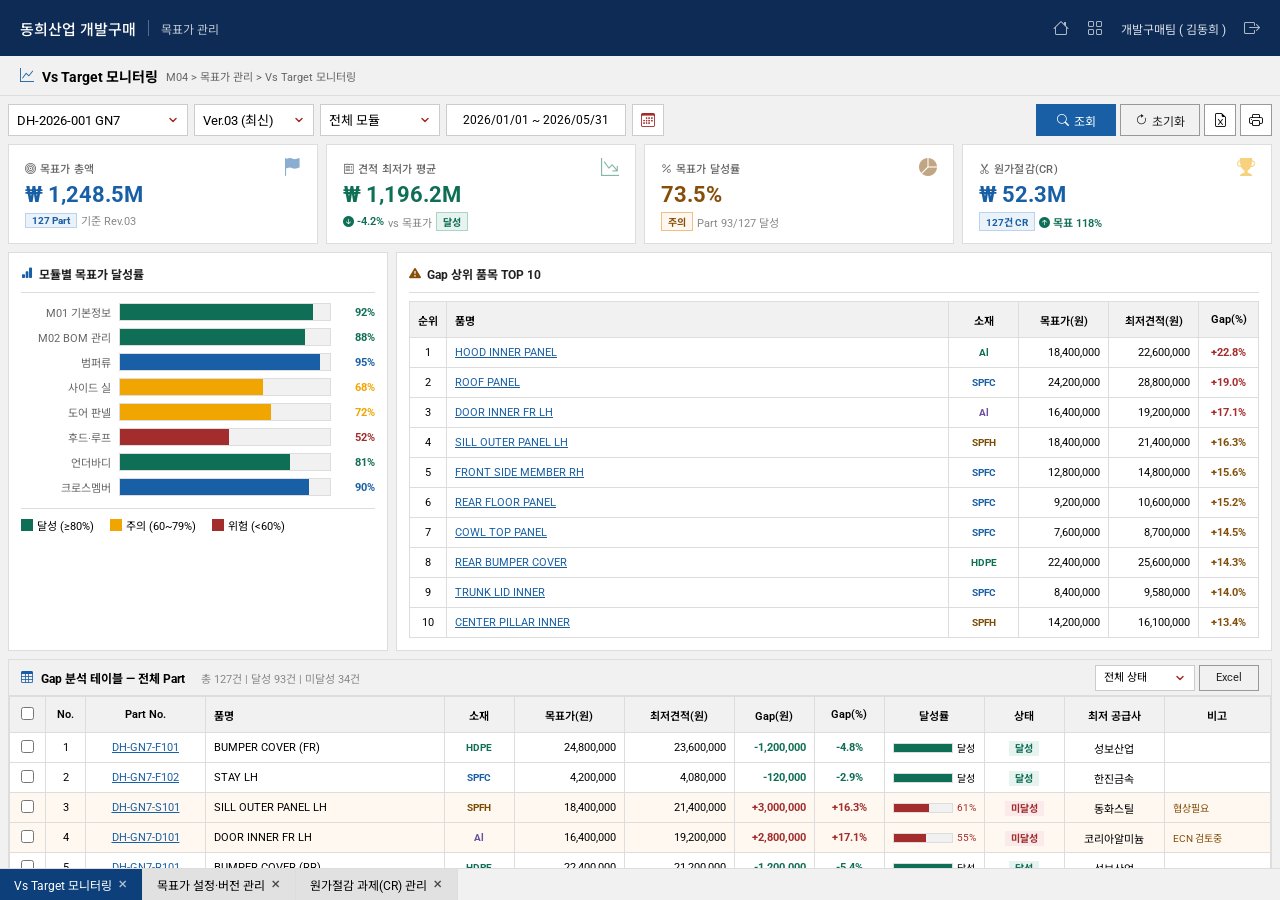
<file: screens/M04_목표가관리/M04-002.html>
<!DOCTYPE html>
<html lang="ko">
<head>
<meta charset="UTF-8">
<meta name="viewport" content="width=device-width, initial-scale=1.0">
<title>M04-002 Vs Target 모니터링</title>
<link href="https://fonts.googleapis.com/css2?family=Roboto:wght@300;400;500;700&family=Noto+Sans+KR:wght@300;400;500;700&display=swap" rel="stylesheet">
<link rel="stylesheet" href="https://cdn.jsdelivr.net/npm/bootstrap-icons@1.11.0/font/bootstrap-icons.css">
<style>
* { margin: 0; padding: 0; box-sizing: border-box; font-family: 'Roboto','Noto Sans KR',sans-serif; border-radius: 0 !important; }
:root {
  --primary-blue: #185FA5;
  --dark-blue: #0D2B55;
  --secondary-blue: #0D3F7A;
  --success-green: #0F6E56;
  --teal: #0F6E56;
  --amber: #854F0B;
  --error-red: #A32D2D;
  --text-primary: #222;
  --text-secondary: #666;
  --bg-gray: #F1F1F1;
  --border-gray: #DDDDDD;
  --border-light: #CCCCCC;
  --font-m: 14px;
  --font-s: 12px;
  --font-xs: 10px;
}
html, body { height: 100%; overflow: hidden; background: #F1F1F1; }
.page-wrapper { display: flex; flex-direction: column; height: 100vh; }

.gnb-real { height: 56px; background: var(--dark-blue); display: flex; align-items: center; justify-content: space-between; padding: 0 20px; color: #fff; flex-shrink: 0; }
.gnb-left { display: flex; align-items: center; gap: 12px; }
.gnb-logo-text { font-size: 15px; font-weight: 500; }
.gnb-divider { width: 1px; height: 16px; background: rgba(255,255,255,0.3); }
.gnb-menu { font-size: 12px; color: rgba(255,255,255,0.75); }
.gnb-right { display: flex; align-items: center; gap: 18px; font-size: 12px; color: rgba(255,255,255,0.85); }
.gnb-icon { font-size: 16px; cursor: pointer; opacity: 0.8; }

.page-title-bar { height: 40px; background: var(--bg-gray); display: flex; align-items: center; padding: 0 20px; font-size: var(--font-m); font-weight: 700; border-bottom: 1px solid var(--border-gray); flex-shrink: 0; gap: 8px; }
.title-path { font-size: 11px; color: var(--text-secondary); font-weight: 400; }

.main-single { flex: 1; display: flex; flex-direction: column; padding: 8px; overflow-y: auto; gap: 8px; }

/* Filter + action row */
.filter-actionbar { display: flex; align-items: center; gap: 6px; flex-shrink: 0; }
.search-input { height: 32px; border: 1px solid var(--border-light); padding: 0 8px; font-size: 13px; background: #fff; width: 160px; }
.filter-select { height: 32px; border: 1px solid var(--border-light); padding: 0 28px 0 8px; font-size: 13px; background: #fff url("data:image/svg+xml,%3Csvg xmlns='http://www.w3.org/2000/svg' width='12' height='12' viewBox='0 0 24 24' fill='none' stroke='%23A32D2D' stroke-width='3' stroke-linecap='round' stroke-linejoin='round'%3E%3Cpolyline points='6 9 12 15 18 9'%3E%3C/polyline%3E%3C/svg%3E") no-repeat right 8px center; appearance: none; min-width: 140px; cursor: pointer; }
.date-input { height: 32px; border: 1px solid var(--border-light); padding: 0 8px; font-size: 12px; background: #fff; width: 180px; text-align: center; }
.action-right { margin-left: auto; display: flex; gap: 4px; }
.btn { height: 32px; padding: 0 14px; border: 1px solid transparent; font-size: 12px; cursor: pointer; display: inline-flex; align-items: center; justify-content: center; gap: 5px; min-width: 80px; font-family: inherit; }
.btn-primary { background: var(--primary-blue); color: #fff; }
.btn-default { background: #f1f1f1; color: #222; border: 1px solid #999; }
.btn-success { background: var(--teal); color: #fff; }
.btn-icon { min-width: 32px; width: 32px; padding: 0; background: #fff; border: 1px solid #999; display: inline-flex; align-items: center; justify-content: center; font-size: 14px; }

/* KPI Cards */
.kpi-row { display: grid; grid-template-columns: repeat(4, 1fr); gap: 8px; flex-shrink: 0; }
.kpi-card { background: #fff; border: 1px solid var(--border-gray); padding: 12px 16px; display: flex; flex-direction: column; gap: 4px; }
.kpi-card-header { display: flex; align-items: center; justify-content: space-between; }
.kpi-title { font-size: 11px; color: var(--text-secondary); font-weight: 500; text-transform: uppercase; letter-spacing: 0.3px; }
.kpi-icon { font-size: 18px; opacity: 0.5; }
.kpi-value { font-size: 22px; font-weight: 700; color: var(--text-primary); line-height: 1.2; }
.kpi-sub { font-size: 11px; display: flex; align-items: center; gap: 4px; }
.kpi-badge { font-size: 10px; font-weight: 700; padding: 1px 6px; }
.badge-good { background: #E6F3EF; color: var(--teal); border: 1px solid #A8D5C5; }
.badge-warn { background: #FFF8F0; color: var(--amber); border: 1px solid #F0C080; }
.badge-bad { background: #FAEAEA; color: var(--error-red); border: 1px solid #E0AAAA; }
.badge-blue { background: #EBF2FA; color: var(--primary-blue); border: 1px solid #B8D4EE; }
.kpi-trend { font-size: 11px; font-weight: 600; }
.trend-up { color: var(--teal); }
.trend-down { color: var(--error-red); }
.trend-neutral { color: var(--amber); }

/* Middle section (chart + table) */
.mid-row { display: grid; grid-template-columns: 380px 1fr; gap: 8px; flex-shrink: 0; }
.chart-panel { background: #fff; border: 1px solid var(--border-gray); padding: 12px; }
.chart-title { font-size: 12px; font-weight: 700; color: var(--text-primary); padding-bottom: 10px; border-bottom: 1px solid var(--border-gray); margin-bottom: 10px; display: flex; align-items: center; gap: 6px; }
.bar-row { display: flex; align-items: center; gap: 8px; margin-bottom: 7px; }
.bar-label { font-size: 11px; color: var(--text-secondary); width: 90px; text-align: right; white-space: nowrap; flex-shrink: 0; }
.bar-track { flex: 1; height: 18px; background: var(--bg-gray); border: 1px solid var(--border-gray); overflow: hidden; }
.bar-fill { height: 100%; }
.bar-val { font-size: 11px; font-weight: 700; width: 36px; text-align: right; flex-shrink: 0; }
.bar-fill.good { background: var(--teal); }
.bar-fill.warn { background: #F0A500; }
.bar-fill.bad { background: var(--error-red); }
.bar-fill.blue { background: var(--primary-blue); }

/* Right side top-item table */
.top-item-panel { background: #fff; border: 1px solid var(--border-gray); padding: 12px; display: flex; flex-direction: column; overflow: hidden; }
.top-item-panel .chart-title { margin-bottom: 8px; }
.top-grid { flex: 1; overflow-y: auto; }

/* Gap table */
.gap-panel { background: #fff; border: 1px solid var(--border-gray); flex-shrink: 0; }
.gap-panel-header { height: 36px; background: var(--bg-gray); border-bottom: 1px solid var(--border-gray); display: flex; align-items: center; padding: 0 12px; gap: 8px; font-size: 12px; font-weight: 700; }
.gap-panel-header .header-right { margin-left: auto; display: flex; gap: 4px; }

.grid-table { width: 100%; border-collapse: collapse; white-space: nowrap; }
.grid-table th { height: 36px; background: var(--bg-gray); border: 1px solid var(--border-gray); padding: 0 8px; font-weight: 600; font-size: 11px; text-align: center; position: sticky; top: 0; z-index: 5; }
.grid-table td { height: 30px; border: 1px solid var(--border-gray); padding: 0 8px; font-size: 11px; }
.td-c { text-align: center; }
.td-r { text-align: right; }
.text-link { color: var(--primary-blue); text-decoration: underline; cursor: pointer; }
.text-teal { color: var(--teal); font-weight: 600; }
.text-amber { color: var(--amber); font-weight: 600; }
.text-red { color: var(--error-red); font-weight: 600; }

/* Gap cell */
.gap-good { color: var(--teal); font-weight: 700; }
.gap-warn { color: var(--amber); font-weight: 700; }
.gap-bad { color: var(--error-red); font-weight: 700; }

/* Progress mini-bar */
.prog-bar { display: flex; align-items: center; gap: 4px; }
.prog-track { width: 60px; height: 10px; background: var(--bg-gray); border: 1px solid var(--border-gray); overflow: hidden; display: inline-block; }
.prog-fill { height: 100%; }

.bottom-tab-bar { height: 32px; background: var(--bg-gray); display: flex; align-items: center; border-top: 1px solid var(--border-gray); flex-shrink: 0; }
.bottom-tab-item { display: flex; align-items: center; padding: 0 14px; height: 100%; font-size: 12px; background: #E1E1E1; border-right: 1px solid var(--border-gray); cursor: pointer; gap: 6px; }
.bottom-tab-item.active { background: var(--secondary-blue); color: #fff; }
.tab-close { font-size: 10px; opacity: 0.7; }
</style>
</head>
<body>
<div class="page-wrapper">

  <div class="gnb-real">
    <div class="gnb-left">
      <span class="gnb-logo-text">동희산업 개발구매</span>
      <div class="gnb-divider"></div>
      <span class="gnb-menu">목표가 관리</span>
    </div>
    <div class="gnb-right">
      <i class="bi bi-house gnb-icon"></i>
      <i class="bi bi-grid gnb-icon"></i>
      <span>개발구매팀 ( 김동희 )</span>
      <i class="bi bi-box-arrow-right gnb-icon"></i>
    </div>
  </div>

  <div class="page-title-bar">
    <i class="bi bi-graph-up" style="color:var(--primary-blue);"></i>
    Vs Target 모니터링
    <span class="title-path">M04 &gt; 목표가 관리 &gt; Vs Target 모니터링</span>
  </div>

  <div class="main-single">

    <!-- Filter + Action Bar -->
    <div class="filter-actionbar">
      <select class="filter-select" style="min-width:180px;">
        <option>DH-2026-001 GN7</option>
        <option>DH-2026-002 NX4</option>
        <option>DH-2026-003 EV9</option>
      </select>
      <select class="filter-select" style="min-width:120px;">
        <option>Ver.03 (최신)</option>
        <option>Ver.02</option>
        <option>Ver.01</option>
      </select>
      <select class="filter-select" style="min-width:120px;">
        <option>전체 모듈</option>
        <option>M02 BOM</option>
        <option>M03 원가</option>
      </select>
      <input class="date-input" type="text" value="2026/01/01 ~ 2026/05/31">
      <button class="btn" style="height:32px;width:32px;min-width:32px;background:#fff;border:1px solid #CCC;font-size:14px;"><i class="bi bi-calendar3" style="color:var(--error-red);"></i></button>
      <div class="action-right">
        <button class="btn btn-primary"><i class="bi bi-search"></i> 조회</button>
        <button class="btn btn-default"><i class="bi bi-arrow-clockwise"></i> 초기화</button>
        <button class="btn btn-icon" title="Excel"><i class="bi bi-file-earmark-excel"></i></button>
        <button class="btn btn-icon" title="인쇄"><i class="bi bi-printer"></i></button>
      </div>
    </div>

    <!-- KPI 4 Cards -->
    <div class="kpi-row">
      <div class="kpi-card">
        <div class="kpi-card-header">
          <span class="kpi-title"><i class="bi bi-bullseye"></i> 목표가 총액</span>
          <i class="bi bi-flag-fill kpi-icon" style="color:var(--primary-blue);"></i>
        </div>
        <div class="kpi-value" style="color:var(--primary-blue);">₩ 1,248.5M</div>
        <div class="kpi-sub">
          <span class="kpi-badge badge-blue">127 Part</span>
          <span style="color:#888;">기준 Rev.03</span>
        </div>
      </div>
      <div class="kpi-card">
        <div class="kpi-card-header">
          <span class="kpi-title"><i class="bi bi-receipt"></i> 견적 최저가 평균</span>
          <i class="bi bi-graph-down-arrow kpi-icon" style="color:var(--teal);"></i>
        </div>
        <div class="kpi-value" style="color:var(--teal);">₩ 1,196.2M</div>
        <div class="kpi-sub">
          <span class="kpi-trend trend-up"><i class="bi bi-arrow-down-circle-fill"></i> -4.2%</span>
          <span style="color:#888;">vs 목표가</span>
          <span class="kpi-badge badge-good">달성</span>
        </div>
      </div>
      <div class="kpi-card">
        <div class="kpi-card-header">
          <span class="kpi-title"><i class="bi bi-percent"></i> 목표가 달성률</span>
          <i class="bi bi-pie-chart-fill kpi-icon" style="color:var(--amber);"></i>
        </div>
        <div class="kpi-value" style="color:var(--amber);">73.5%</div>
        <div class="kpi-sub">
          <span class="kpi-badge badge-warn">주의</span>
          <span style="color:#888;">Part 93/127 달성</span>
        </div>
      </div>
      <div class="kpi-card">
        <div class="kpi-card-header">
          <span class="kpi-title"><i class="bi bi-scissors"></i> 원가절감(CR)</span>
          <i class="bi bi-trophy-fill kpi-icon" style="color:#F0A500;"></i>
        </div>
        <div class="kpi-value" style="color:var(--primary-blue);">₩ 52.3M</div>
        <div class="kpi-sub">
          <span class="kpi-badge badge-blue">127건 CR</span>
          <span class="kpi-trend trend-up"><i class="bi bi-arrow-up-circle-fill"></i> 목표 118%</span>
        </div>
      </div>
    </div>

    <!-- Mid row: bar chart + top gap list -->
    <div class="mid-row">

      <!-- Bar Chart -->
      <div class="chart-panel">
        <div class="chart-title"><i class="bi bi-bar-chart-fill" style="color:var(--primary-blue);"></i> 모듈별 목표가 달성률</div>
        <div class="bar-row">
          <span class="bar-label">M01 기본정보</span>
          <div class="bar-track"><div class="bar-fill good" style="width:92%;"></div></div>
          <span class="bar-val" style="color:var(--teal);">92%</span>
        </div>
        <div class="bar-row">
          <span class="bar-label">M02 BOM 관리</span>
          <div class="bar-track"><div class="bar-fill good" style="width:88%;"></div></div>
          <span class="bar-val" style="color:var(--teal);">88%</span>
        </div>
        <div class="bar-row">
          <span class="bar-label">범퍼류</span>
          <div class="bar-track"><div class="bar-fill blue" style="width:95%;"></div></div>
          <span class="bar-val" style="color:var(--primary-blue);">95%</span>
        </div>
        <div class="bar-row">
          <span class="bar-label">사이드 실</span>
          <div class="bar-track"><div class="bar-fill warn" style="width:68%;"></div></div>
          <span class="bar-val" style="color:#F0A500;">68%</span>
        </div>
        <div class="bar-row">
          <span class="bar-label">도어 판넬</span>
          <div class="bar-track"><div class="bar-fill warn" style="width:72%;"></div></div>
          <span class="bar-val" style="color:#F0A500;">72%</span>
        </div>
        <div class="bar-row">
          <span class="bar-label">후드·루프</span>
          <div class="bar-track"><div class="bar-fill bad" style="width:52%;"></div></div>
          <span class="bar-val" style="color:var(--error-red);">52%</span>
        </div>
        <div class="bar-row">
          <span class="bar-label">언더바디</span>
          <div class="bar-track"><div class="bar-fill good" style="width:81%;"></div></div>
          <span class="bar-val" style="color:var(--teal);">81%</span>
        </div>
        <div class="bar-row">
          <span class="bar-label">크로스멤버</span>
          <div class="bar-track"><div class="bar-fill blue" style="width:90%;"></div></div>
          <span class="bar-val" style="color:var(--primary-blue);">90%</span>
        </div>
        <div style="margin-top:12px;border-top:1px solid var(--border-gray);padding-top:8px;display:flex;gap:16px;">
          <span style="font-size:11px;display:flex;align-items:center;gap:4px;"><span style="display:inline-block;width:12px;height:12px;background:var(--teal);"></span> 달성 (≥80%)</span>
          <span style="font-size:11px;display:flex;align-items:center;gap:4px;"><span style="display:inline-block;width:12px;height:12px;background:#F0A500;"></span> 주의 (60~79%)</span>
          <span style="font-size:11px;display:flex;align-items:center;gap:4px;"><span style="display:inline-block;width:12px;height:12px;background:var(--error-red);"></span> 위험 (&lt;60%)</span>
        </div>
      </div>

      <!-- Top Gap Items -->
      <div class="top-item-panel">
        <div class="chart-title"><i class="bi bi-exclamation-triangle-fill" style="color:var(--amber);"></i> Gap 상위 품목 TOP 10</div>
        <div class="top-grid">
          <table class="grid-table">
            <thead>
              <tr>
                <th style="width:30px;">순위</th>
                <th style="min-width:110px;text-align:left;">품명</th>
                <th style="width:70px;">소재</th>
                <th style="width:90px;">목표가(원)</th>
                <th style="width:90px;">최저견적(원)</th>
                <th style="width:60px;">Gap(%)</th>
              </tr>
            </thead>
            <tbody>
              <tr><td class="td-c">1</td><td class="text-link">HOOD INNER PANEL</td><td class="td-c"><span style="font-size:10px;font-weight:700;color:#0F6E56;">Al</span></td><td class="td-r">18,400,000</td><td class="td-r">22,600,000</td><td class="td-c gap-bad">+22.8%</td></tr>
              <tr><td class="td-c">2</td><td class="text-link">ROOF PANEL</td><td class="td-c"><span style="font-size:10px;font-weight:700;color:#185FA5;">SPFC</span></td><td class="td-r">24,200,000</td><td class="td-r">28,800,000</td><td class="td-c gap-bad">+19.0%</td></tr>
              <tr><td class="td-c">3</td><td class="text-link">DOOR INNER FR LH</td><td class="td-c"><span style="font-size:10px;font-weight:700;color:#6B4FA0;">Al</span></td><td class="td-r">16,400,000</td><td class="td-r">19,200,000</td><td class="td-c gap-bad">+17.1%</td></tr>
              <tr><td class="td-c">4</td><td class="text-link">SILL OUTER PANEL LH</td><td class="td-c"><span style="font-size:10px;font-weight:700;color:#7A4B00;">SPFH</span></td><td class="td-r">18,400,000</td><td class="td-r">21,400,000</td><td class="td-c gap-warn">+16.3%</td></tr>
              <tr><td class="td-c">5</td><td class="text-link">FRONT SIDE MEMBER RH</td><td class="td-c"><span style="font-size:10px;font-weight:700;color:#185FA5;">SPFC</span></td><td class="td-r">12,800,000</td><td class="td-r">14,800,000</td><td class="td-c gap-warn">+15.6%</td></tr>
              <tr><td class="td-c">6</td><td class="text-link">REAR FLOOR PANEL</td><td class="td-c"><span style="font-size:10px;font-weight:700;color:#185FA5;">SPFC</span></td><td class="td-r">9,200,000</td><td class="td-r">10,600,000</td><td class="td-c gap-warn">+15.2%</td></tr>
              <tr><td class="td-c">7</td><td class="text-link">COWL TOP PANEL</td><td class="td-c"><span style="font-size:10px;font-weight:700;color:#185FA5;">SPFC</span></td><td class="td-r">7,600,000</td><td class="td-r">8,700,000</td><td class="td-c gap-warn">+14.5%</td></tr>
              <tr><td class="td-c">8</td><td class="text-link">REAR BUMPER COVER</td><td class="td-c"><span style="font-size:10px;font-weight:700;color:#0F6E56;">HDPE</span></td><td class="td-r">22,400,000</td><td class="td-r">25,600,000</td><td class="td-c gap-warn">+14.3%</td></tr>
              <tr><td class="td-c">9</td><td class="text-link">TRUNK LID INNER</td><td class="td-c"><span style="font-size:10px;font-weight:700;color:#185FA5;">SPFC</span></td><td class="td-r">8,400,000</td><td class="td-r">9,580,000</td><td class="td-c gap-warn">+14.0%</td></tr>
              <tr><td class="td-c">10</td><td class="text-link">CENTER PILLAR INNER</td><td class="td-c"><span style="font-size:10px;font-weight:700;color:#7A4B00;">SPFH</span></td><td class="td-r">14,200,000</td><td class="td-r">16,100,000</td><td class="td-c gap-warn">+13.4%</td></tr>
            </tbody>
          </table>
        </div>
      </div>
    </div>

    <!-- Gap Analysis Table -->
    <div class="gap-panel">
      <div class="gap-panel-header">
        <i class="bi bi-table" style="color:var(--primary-blue);"></i>
        Gap 분석 테이블 — 전체 Part
        <span style="color:#888;font-weight:400;font-size:11px;margin-left:8px;">총 127건 | 달성 93건 | 미달성 34건</span>
        <div class="header-right">
          <select class="filter-select" style="height:26px;font-size:11px;min-width:100px;">
            <option>전체 상태</option><option>미달성만</option><option>달성만</option>
          </select>
          <button class="btn btn-default" style="height:26px;min-width:60px;font-size:11px;">Excel</button>
        </div>
      </div>
      <div style="overflow-x:auto;max-height:200px;overflow-y:auto;">
        <table class="grid-table">
          <thead>
            <tr>
              <th style="width:36px;"><input type="checkbox"></th>
              <th style="width:40px;">No.</th>
              <th style="width:120px;">Part No.</th>
              <th style="min-width:180px;text-align:left;">품명</th>
              <th style="width:70px;">소재</th>
              <th style="width:110px;">목표가(원)</th>
              <th style="width:110px;">최저견적(원)</th>
              <th style="width:80px;">Gap(원)</th>
              <th style="width:70px;">Gap(%)</th>
              <th style="width:100px;">달성률</th>
              <th style="width:80px;">상태</th>
              <th style="width:100px;">최저 공급사</th>
              <th style="min-width:80px;">비고</th>
            </tr>
          </thead>
          <tbody>
            <tr>
              <td class="td-c"><input type="checkbox"></td>
              <td class="td-c">1</td>
              <td class="text-link td-c">DH-GN7-F101</td>
              <td>BUMPER COVER (FR)</td>
              <td class="td-c" style="font-size:10px;font-weight:700;color:#0F6E56;">HDPE</td>
              <td class="td-r">24,800,000</td>
              <td class="td-r">23,600,000</td>
              <td class="td-r gap-good">-1,200,000</td>
              <td class="td-c gap-good">-4.8%</td>
              <td><div class="prog-bar"><div class="prog-track"><div class="prog-fill" style="width:100%;background:var(--teal);"></div></div> <span style="font-size:10px;">달성</span></div></td>
              <td class="td-c"><span style="font-size:10px;padding:2px 6px;background:#E6F3EF;color:var(--teal);font-weight:700;">달성</span></td>
              <td class="td-c" style="font-size:11px;">성보산업</td>
              <td></td>
            </tr>
            <tr>
              <td class="td-c"><input type="checkbox"></td>
              <td class="td-c">2</td>
              <td class="text-link td-c">DH-GN7-F102</td>
              <td>STAY LH</td>
              <td class="td-c" style="font-size:10px;font-weight:700;color:#185FA5;">SPFC</td>
              <td class="td-r">4,200,000</td>
              <td class="td-r">4,080,000</td>
              <td class="td-r gap-good">-120,000</td>
              <td class="td-c gap-good">-2.9%</td>
              <td><div class="prog-bar"><div class="prog-track"><div class="prog-fill" style="width:100%;background:var(--teal);"></div></div> <span style="font-size:10px;">달성</span></div></td>
              <td class="td-c"><span style="font-size:10px;padding:2px 6px;background:#E6F3EF;color:var(--teal);font-weight:700;">달성</span></td>
              <td class="td-c" style="font-size:11px;">한진금속</td>
              <td></td>
            </tr>
            <tr style="background:#FFF8F0;">
              <td class="td-c"><input type="checkbox"></td>
              <td class="td-c">3</td>
              <td class="text-link td-c">DH-GN7-S101</td>
              <td>SILL OUTER PANEL LH</td>
              <td class="td-c" style="font-size:10px;font-weight:700;color:#7A4B00;">SPFH</td>
              <td class="td-r">18,400,000</td>
              <td class="td-r">21,400,000</td>
              <td class="td-r gap-bad">+3,000,000</td>
              <td class="td-c gap-bad">+16.3%</td>
              <td><div class="prog-bar"><div class="prog-track"><div class="prog-fill" style="width:61%;background:var(--error-red);"></div></div> <span style="font-size:10px;color:var(--error-red);">61%</span></div></td>
              <td class="td-c"><span style="font-size:10px;padding:2px 6px;background:#FAEAEA;color:var(--error-red);font-weight:700;">미달성</span></td>
              <td class="td-c" style="font-size:11px;">동화스틸</td>
              <td style="font-size:10px;color:var(--amber);">협상필요</td>
            </tr>
            <tr style="background:#FFF8F0;">
              <td class="td-c"><input type="checkbox"></td>
              <td class="td-c">4</td>
              <td class="text-link td-c">DH-GN7-D101</td>
              <td>DOOR INNER FR LH</td>
              <td class="td-c" style="font-size:10px;font-weight:700;color:#6B4FA0;">Al</td>
              <td class="td-r">16,400,000</td>
              <td class="td-r">19,200,000</td>
              <td class="td-r gap-bad">+2,800,000</td>
              <td class="td-c gap-bad">+17.1%</td>
              <td><div class="prog-bar"><div class="prog-track"><div class="prog-fill" style="width:55%;background:var(--error-red);"></div></div> <span style="font-size:10px;color:var(--error-red);">55%</span></div></td>
              <td class="td-c"><span style="font-size:10px;padding:2px 6px;background:#FAEAEA;color:var(--error-red);font-weight:700;">미달성</span></td>
              <td class="td-c" style="font-size:11px;">코리아알미늄</td>
              <td style="font-size:10px;color:var(--amber);">ECN 검토중</td>
            </tr>
            <tr>
              <td class="td-c"><input type="checkbox"></td>
              <td class="td-c">5</td>
              <td class="text-link td-c">DH-GN7-R101</td>
              <td>BUMPER COVER (RR)</td>
              <td class="td-c" style="font-size:10px;font-weight:700;color:#0F6E56;">HDPE</td>
              <td class="td-r">22,400,000</td>
              <td class="td-r">21,200,000</td>
              <td class="td-r gap-good">-1,200,000</td>
              <td class="td-c gap-good">-5.4%</td>
              <td><div class="prog-bar"><div class="prog-track"><div class="prog-fill" style="width:100%;background:var(--teal);"></div></div> <span style="font-size:10px;">달성</span></div></td>
              <td class="td-c"><span style="font-size:10px;padding:2px 6px;background:#E6F3EF;color:var(--teal);font-weight:700;">달성</span></td>
              <td class="td-c" style="font-size:11px;">성보산업</td>
              <td></td>
            </tr>
          </tbody>
        </table>
      </div>
    </div>

  </div>

  <div class="bottom-tab-bar">
    <div class="bottom-tab-item active">Vs Target 모니터링 <span class="tab-close">✕</span></div>
    <div class="bottom-tab-item">목표가 설정·버전 관리 <span class="tab-close">✕</span></div>
    <div class="bottom-tab-item">원가절감 과제(CR) 관리 <span class="tab-close">✕</span></div>
  </div>

</div>
</body>
</html>
</file>
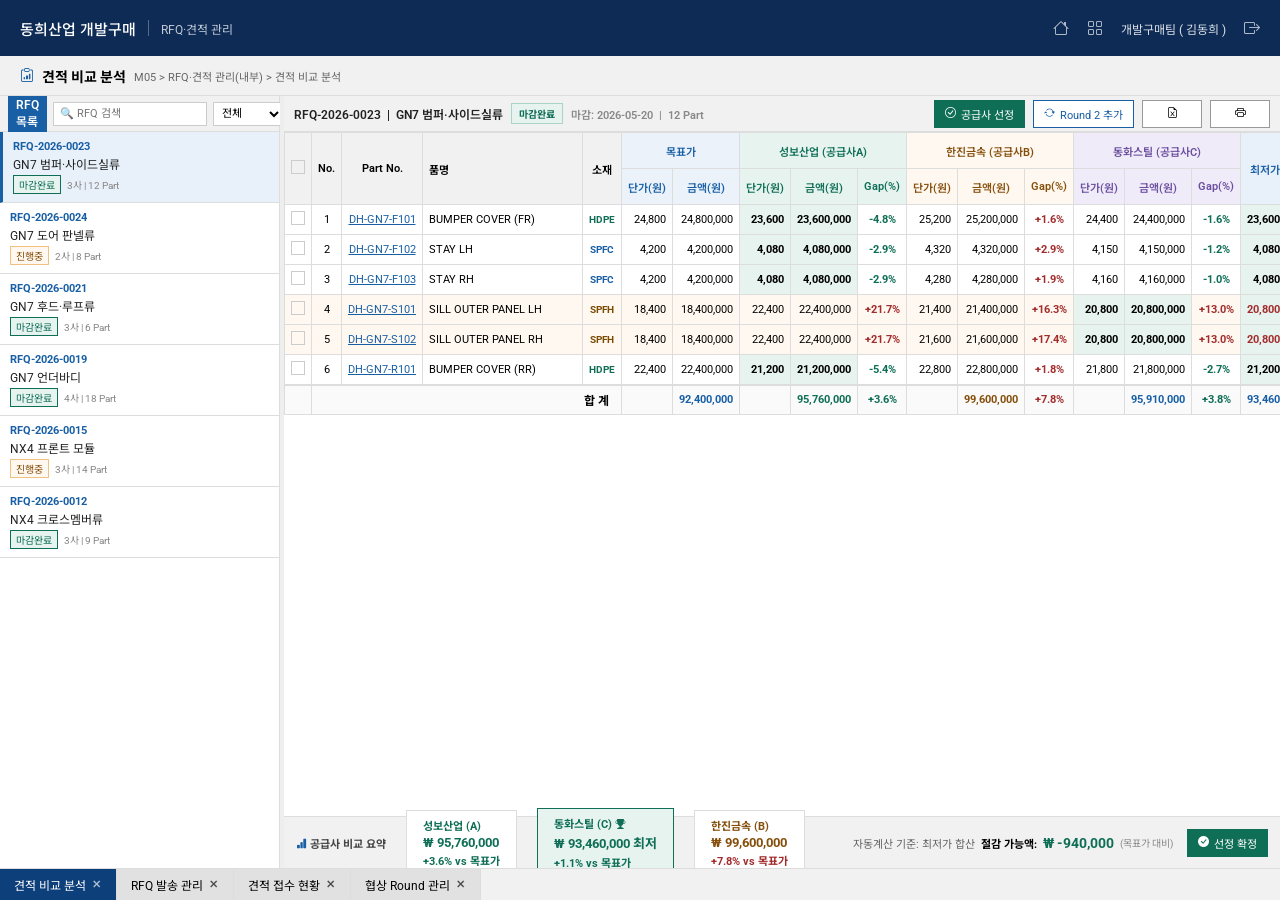
<file: screens/M05_RFQ내부/M05-003.html>
<!DOCTYPE html>
<html lang="ko">
<head>
<meta charset="UTF-8">
<meta name="viewport" content="width=device-width, initial-scale=1.0">
<title>M05-003 견적 비교 분석</title>
<link href="https://fonts.googleapis.com/css2?family=Roboto:wght@300;400;500;700&family=Noto+Sans+KR:wght@300;400;500;700&display=swap" rel="stylesheet">
<link rel="stylesheet" href="https://cdn.jsdelivr.net/npm/bootstrap-icons@1.11.0/font/bootstrap-icons.css">
<style>
* { margin: 0; padding: 0; box-sizing: border-box; font-family: 'Roboto','Noto Sans KR',sans-serif; border-radius: 0 !important; }
:root {
  --primary-blue: #185FA5;
  --dark-blue: #0D2B55;
  --secondary-blue: #0D3F7A;
  --success-green: #0F6E56;
  --teal: #0F6E56;
  --amber: #854F0B;
  --error-red: #A32D2D;
  --text-primary: #222;
  --text-secondary: #666;
  --bg-gray: #F1F1F1;
  --border-gray: #DDDDDD;
  --border-light: #CCCCCC;
}
html, body { height: 100%; overflow: hidden; background: #F1F1F1; }
.page-wrapper { display: flex; flex-direction: column; height: 100vh; }

.gnb-real { height: 56px; background: var(--dark-blue); display: flex; align-items: center; justify-content: space-between; padding: 0 20px; color: #fff; flex-shrink: 0; }
.gnb-left { display: flex; align-items: center; gap: 12px; }
.gnb-logo-text { font-size: 15px; font-weight: 500; }
.gnb-divider { width: 1px; height: 16px; background: rgba(255,255,255,0.3); }
.gnb-menu { font-size: 12px; color: rgba(255,255,255,0.75); }
.gnb-right { display: flex; align-items: center; gap: 18px; font-size: 12px; color: rgba(255,255,255,0.85); }
.gnb-icon { font-size: 16px; cursor: pointer; opacity: 0.8; }

.page-title-bar { height: 40px; background: var(--bg-gray); display: flex; align-items: center; padding: 0 20px; font-size: 14px; font-weight: 700; border-bottom: 1px solid var(--border-gray); flex-shrink: 0; gap: 8px; }
.title-path { font-size: 11px; color: var(--text-secondary); font-weight: 400; }

/* Split layout */
.main-split { flex: 1; display: flex; overflow: hidden; }
.panel-left { width: 280px; border-right: 1px solid var(--border-gray); display: flex; flex-direction: column; background: #fff; flex-shrink: 0; }
.panel-divider { width: 4px; background: #eee; cursor: col-resize; flex-shrink: 0; }
.panel-right { flex: 1; display: flex; flex-direction: column; background: #fff; overflow: hidden; }

/* Left panel */
.panel-header { height: 36px; background: var(--bg-gray); display: flex; align-items: center; padding: 0 8px; border-bottom: 1px solid var(--border-gray); gap: 6px; }
.panel-tab { font-size: 12px; font-weight: 600; color: #fff; background: var(--primary-blue); padding: 3px 8px; }
.panel-search { flex: 1; height: 24px; border: 1px solid var(--border-light); padding: 0 6px; font-size: 11px; background: #fff; }
.panel-filter { height: 24px; border: 1px solid var(--border-light); padding: 0 4px; font-size: 11px; background: #fff; }

.rfq-list { flex: 1; overflow-y: auto; }
.rfq-item { border-bottom: 1px solid var(--border-gray); padding: 8px 10px; cursor: pointer; }
.rfq-item:hover { background: #F0F6FF; }
.rfq-item.active { background: #E8F0FA; border-left: 3px solid var(--primary-blue); }
.rfq-code { font-size: 11px; font-weight: 700; color: var(--primary-blue); }
.rfq-name { font-size: 12px; color: var(--text-primary); margin-top: 2px; }
.rfq-meta { display: flex; gap: 6px; margin-top: 3px; align-items: center; }
.rfq-tag { font-size: 10px; padding: 1px 5px; border: 1px solid; }
.tag-done { color: var(--teal); border-color: var(--teal); background: #E6F3EF; }
.tag-ing { color: var(--amber); border-color: #F0C080; background: #FFF8F0; }
.rfq-cnt { font-size: 10px; color: #888; }

/* Right panel */
.right-header { height: 36px; background: var(--bg-gray); border-bottom: 1px solid var(--border-gray); display: flex; align-items: center; padding: 0 10px; gap: 8px; flex-shrink: 0; }
.rfq-info { font-size: 12px; font-weight: 600; color: var(--text-primary); flex: 1; display: flex; align-items: center; gap: 8px; }
.rfq-status { font-size: 10px; padding: 2px 7px; font-weight: 700; }
.status-closed { background: #E6F3EF; color: var(--teal); border: 1px solid #A8D5C5; }

.btn { height: 32px; padding: 0 14px; border: 1px solid transparent; font-size: 12px; cursor: pointer; display: inline-flex; align-items: center; justify-content: center; gap: 5px; min-width: 80px; font-family: inherit; }
.btn-primary { background: var(--primary-blue); color: #fff; }
.btn-success { background: var(--teal); color: #fff; }
.btn-default { background: #f1f1f1; color: #222; border: 1px solid #999; }
.btn-outline { background: #fff; color: var(--primary-blue); border: 1px solid var(--primary-blue); }
.btn-icon { min-width: 32px; width: 32px; padding: 0; background: #fff; border: 1px solid #999; display: inline-flex; align-items: center; justify-content: center; font-size: 14px; }
.btn-sm { height: 28px; min-width: 60px; font-size: 11px; padding: 0 10px; }

/* Comparison grid header groups */
.compare-grid-wrap { flex: 1; overflow: auto; }
.grid-table { width: 100%; border-collapse: collapse; white-space: nowrap; }
.grid-table th { height: 36px; background: var(--bg-gray); border: 1px solid var(--border-gray); padding: 0 6px; font-weight: 600; font-size: 11px; text-align: center; position: sticky; top: 0; z-index: 5; }
.grid-table th.grp-target { background: #EBF2FA; color: var(--primary-blue); }
.grid-table th.grp-a { background: #E6F3EF; color: var(--teal); }
.grid-table th.grp-b { background: #FFF8F0; color: var(--amber); }
.grid-table th.grp-c { background: #F0EBF8; color: #6B4FA0; }
.grid-table th.grp-low { background: #E8F0FA; color: var(--primary-blue); }
.grid-table td { height: 30px; border: 1px solid var(--border-gray); padding: 0 6px; font-size: 11px; }
.td-c { text-align: center; }
.td-r { text-align: right; }
.text-link { color: var(--primary-blue); text-decoration: underline; cursor: pointer; }
.gap-good { color: var(--teal); font-weight: 700; }
.gap-warn { color: var(--amber); font-weight: 700; }
.gap-bad { color: var(--error-red); font-weight: 700; }
.lowest { background: #E6F3EF !important; font-weight: 700; }
.savings-val { color: var(--teal); font-weight: 700; }

/* Supplier score bar */
.score-bar { display: flex; align-items: center; gap: 4px; }
.score-track { width: 40px; height: 8px; background: var(--bg-gray); border: 1px solid var(--border-gray); overflow: hidden; }
.score-fill-a { background: var(--teal); }
.score-fill-b { background: #F0A500; }
.score-fill-c { background: #6B4FA0; }

/* Summary row */
.summary-row { border-top: 2px solid var(--border-gray); background: #FAFAFA; }
.summary-row td { font-weight: 700; font-size: 11px; }

/* Supplier summary bar */
.supplier-summary { height: 52px; background: var(--bg-gray); border-top: 1px solid var(--border-gray); display: flex; align-items: center; padding: 0 12px; gap: 20px; flex-shrink: 0; }
.sup-card { display: flex; flex-direction: column; gap: 2px; padding: 6px 16px; border: 1px solid var(--border-gray); background: #fff; }
.sup-name { font-size: 11px; font-weight: 700; }
.sup-total { font-size: 13px; font-weight: 700; }
.sup-gap { font-size: 11px; }
.sup-card.winner { border-color: var(--teal); background: #E6F3EF; }

.bottom-tab-bar { height: 32px; background: var(--bg-gray); display: flex; align-items: center; border-top: 1px solid var(--border-gray); flex-shrink: 0; }
.bottom-tab-item { display: flex; align-items: center; padding: 0 14px; height: 100%; font-size: 12px; background: #E1E1E1; border-right: 1px solid var(--border-gray); cursor: pointer; gap: 6px; }
.bottom-tab-item.active { background: var(--secondary-blue); color: #fff; }
.tab-close { font-size: 10px; opacity: 0.7; }

.grid-table input[type=checkbox] { appearance: none; width: 14px; height: 14px; border: 1px solid var(--border-light); background: transparent; cursor: pointer; position: relative; }
.grid-table input[type=checkbox]:checked { border-color: #333; }
.grid-table input[type=checkbox]:checked::after { content: '✔'; position: absolute; top: -2px; left: 1px; font-size: 10px; color: #333; }
</style>
</head>
<body>
<div class="page-wrapper">

  <div class="gnb-real">
    <div class="gnb-left">
      <span class="gnb-logo-text">동희산업 개발구매</span>
      <div class="gnb-divider"></div>
      <span class="gnb-menu">RFQ·견적 관리</span>
    </div>
    <div class="gnb-right">
      <i class="bi bi-house gnb-icon"></i>
      <i class="bi bi-grid gnb-icon"></i>
      <span>개발구매팀 ( 김동희 )</span>
      <i class="bi bi-box-arrow-right gnb-icon"></i>
    </div>
  </div>

  <div class="page-title-bar">
    <i class="bi bi-clipboard-data" style="color:var(--primary-blue);"></i>
    견적 비교 분석
    <span class="title-path">M05 &gt; RFQ·견적 관리(내부) &gt; 견적 비교 분석</span>
  </div>

  <div class="main-split">

    <!-- Left: RFQ List -->
    <div class="panel-left">
      <div class="panel-header">
        <span class="panel-tab">RFQ 목록</span>
        <input class="panel-search" type="text" placeholder="🔍 RFQ 검색">
        <select class="panel-filter">
          <option>전체</option><option>마감완료</option><option>진행중</option>
        </select>
      </div>
      <div class="rfq-list">
        <div class="rfq-item active">
          <div class="rfq-code">RFQ-2026-0023</div>
          <div class="rfq-name">GN7 범퍼·사이드실류</div>
          <div class="rfq-meta">
            <span class="rfq-tag tag-done">마감완료</span>
            <span class="rfq-cnt">3사 | 12 Part</span>
          </div>
        </div>
        <div class="rfq-item">
          <div class="rfq-code">RFQ-2026-0024</div>
          <div class="rfq-name">GN7 도어 판넬류</div>
          <div class="rfq-meta">
            <span class="rfq-tag tag-ing">진행중</span>
            <span class="rfq-cnt">2사 | 8 Part</span>
          </div>
        </div>
        <div class="rfq-item">
          <div class="rfq-code">RFQ-2026-0021</div>
          <div class="rfq-name">GN7 후드·루프류</div>
          <div class="rfq-meta">
            <span class="rfq-tag tag-done">마감완료</span>
            <span class="rfq-cnt">3사 | 6 Part</span>
          </div>
        </div>
        <div class="rfq-item">
          <div class="rfq-code">RFQ-2026-0019</div>
          <div class="rfq-name">GN7 언더바디</div>
          <div class="rfq-meta">
            <span class="rfq-tag tag-done">마감완료</span>
            <span class="rfq-cnt">4사 | 18 Part</span>
          </div>
        </div>
        <div class="rfq-item">
          <div class="rfq-code">RFQ-2026-0015</div>
          <div class="rfq-name">NX4 프론트 모듈</div>
          <div class="rfq-meta">
            <span class="rfq-tag tag-ing">진행중</span>
            <span class="rfq-cnt">3사 | 14 Part</span>
          </div>
        </div>
        <div class="rfq-item">
          <div class="rfq-code">RFQ-2026-0012</div>
          <div class="rfq-name">NX4 크로스멤버류</div>
          <div class="rfq-meta">
            <span class="rfq-tag tag-done">마감완료</span>
            <span class="rfq-cnt">3사 | 9 Part</span>
          </div>
        </div>
      </div>
    </div>

    <div class="panel-divider"></div>

    <!-- Right: Comparison -->
    <div class="panel-right">

      <!-- RFQ Info + Actions -->
      <div class="right-header">
        <div class="rfq-info">
          <span>RFQ-2026-0023 &nbsp;|&nbsp; GN7 범퍼·사이드실류</span>
          <span class="rfq-status status-closed">마감완료</span>
          <span style="font-size:11px;color:#888;">마감: 2026-05-20 &nbsp;|&nbsp; 12 Part</span>
        </div>
        <button class="btn btn-success btn-sm"><i class="bi bi-check-circle"></i> 공급사 선정</button>
        <button class="btn btn-outline btn-sm"><i class="bi bi-arrow-repeat"></i> Round 2 추가</button>
        <button class="btn btn-icon btn-sm" title="Excel"><i class="bi bi-file-earmark-excel"></i></button>
        <button class="btn btn-icon btn-sm" title="인쇄"><i class="bi bi-printer"></i></button>
      </div>

      <!-- Comparison Grid (5-D: right grid) -->
      <div class="compare-grid-wrap">
        <table class="grid-table">
          <thead>
            <tr>
              <th rowspan="2" style="width:36px;"><input type="checkbox"></th>
              <th rowspan="2" style="width:36px;">No.</th>
              <th rowspan="2" style="width:110px;">Part No.</th>
              <th rowspan="2" style="min-width:160px;text-align:left;">품명</th>
              <th rowspan="2" style="width:60px;">소재</th>
              <th colspan="2" class="grp-target">목표가</th>
              <th colspan="3" class="grp-a">성보산업 (공급사A)</th>
              <th colspan="3" class="grp-b">한진금속 (공급사B)</th>
              <th colspan="3" class="grp-c">동화스틸 (공급사C)</th>
              <th rowspan="2" class="grp-low" style="width:110px;">최저가(원)</th>
              <th rowspan="2" style="width:100px;">절감액(원)</th>
            </tr>
            <tr>
              <th class="grp-target" style="width:100px;">단가(원)</th>
              <th class="grp-target" style="width:100px;">금액(원)</th>
              <th class="grp-a" style="width:100px;">단가(원)</th>
              <th class="grp-a" style="width:80px;">금액(원)</th>
              <th class="grp-a" style="width:60px;">Gap(%)</th>
              <th class="grp-b" style="width:100px;">단가(원)</th>
              <th class="grp-b" style="width:80px;">금액(원)</th>
              <th class="grp-b" style="width:60px;">Gap(%)</th>
              <th class="grp-c" style="width:100px;">단가(원)</th>
              <th class="grp-c" style="width:80px;">금액(원)</th>
              <th class="grp-c" style="width:60px;">Gap(%)</th>
            </tr>
          </thead>
          <tbody>
            <tr>
              <td class="td-c"><input type="checkbox"></td>
              <td class="td-c">1</td>
              <td class="text-link td-c">DH-GN7-F101</td>
              <td>BUMPER COVER (FR)</td>
              <td class="td-c" style="font-size:10px;font-weight:700;color:#0F6E56;">HDPE</td>
              <td class="td-r">24,800</td>
              <td class="td-r">24,800,000</td>
              <td class="td-r lowest">23,600</td>
              <td class="td-r lowest">23,600,000</td>
              <td class="td-c gap-good">-4.8%</td>
              <td class="td-r">25,200</td>
              <td class="td-r">25,200,000</td>
              <td class="td-c gap-bad">+1.6%</td>
              <td class="td-r">24,400</td>
              <td class="td-r">24,400,000</td>
              <td class="td-c gap-good">-1.6%</td>
              <td class="td-r lowest">23,600,000</td>
              <td class="td-r savings-val">1,200,000</td>
            </tr>
            <tr>
              <td class="td-c"><input type="checkbox"></td>
              <td class="td-c">2</td>
              <td class="text-link td-c">DH-GN7-F102</td>
              <td>STAY LH</td>
              <td class="td-c" style="font-size:10px;font-weight:700;color:#185FA5;">SPFC</td>
              <td class="td-r">4,200</td>
              <td class="td-r">4,200,000</td>
              <td class="td-r lowest">4,080</td>
              <td class="td-r lowest">4,080,000</td>
              <td class="td-c gap-good">-2.9%</td>
              <td class="td-r">4,320</td>
              <td class="td-r">4,320,000</td>
              <td class="td-c gap-bad">+2.9%</td>
              <td class="td-r">4,150</td>
              <td class="td-r">4,150,000</td>
              <td class="td-c gap-good">-1.2%</td>
              <td class="td-r lowest">4,080,000</td>
              <td class="td-r savings-val">120,000</td>
            </tr>
            <tr>
              <td class="td-c"><input type="checkbox"></td>
              <td class="td-c">3</td>
              <td class="text-link td-c">DH-GN7-F103</td>
              <td>STAY RH</td>
              <td class="td-c" style="font-size:10px;font-weight:700;color:#185FA5;">SPFC</td>
              <td class="td-r">4,200</td>
              <td class="td-r">4,200,000</td>
              <td class="td-r lowest">4,080</td>
              <td class="td-r lowest">4,080,000</td>
              <td class="td-c gap-good">-2.9%</td>
              <td class="td-r">4,280</td>
              <td class="td-r">4,280,000</td>
              <td class="td-c gap-bad">+1.9%</td>
              <td class="td-r">4,160</td>
              <td class="td-r">4,160,000</td>
              <td class="td-c gap-good">-1.0%</td>
              <td class="td-r lowest">4,080,000</td>
              <td class="td-r savings-val">120,000</td>
            </tr>
            <tr style="background:#FFF8F0;">
              <td class="td-c"><input type="checkbox"></td>
              <td class="td-c">4</td>
              <td class="text-link td-c">DH-GN7-S101</td>
              <td>SILL OUTER PANEL LH</td>
              <td class="td-c" style="font-size:10px;font-weight:700;color:#7A4B00;">SPFH</td>
              <td class="td-r">18,400</td>
              <td class="td-r">18,400,000</td>
              <td class="td-r">22,400</td>
              <td class="td-r">22,400,000</td>
              <td class="td-c gap-bad">+21.7%</td>
              <td class="td-r">21,400</td>
              <td class="td-r">21,400,000</td>
              <td class="td-c gap-bad">+16.3%</td>
              <td class="td-r lowest">20,800</td>
              <td class="td-r lowest">20,800,000</td>
              <td class="td-c gap-bad">+13.0%</td>
              <td class="td-r lowest" style="color:var(--error-red);">20,800,000</td>
              <td class="td-r" style="color:var(--error-red);">-2,400,000</td>
            </tr>
            <tr style="background:#FFF8F0;">
              <td class="td-c"><input type="checkbox"></td>
              <td class="td-c">5</td>
              <td class="text-link td-c">DH-GN7-S102</td>
              <td>SILL OUTER PANEL RH</td>
              <td class="td-c" style="font-size:10px;font-weight:700;color:#7A4B00;">SPFH</td>
              <td class="td-r">18,400</td>
              <td class="td-r">18,400,000</td>
              <td class="td-r">22,400</td>
              <td class="td-r">22,400,000</td>
              <td class="td-c gap-bad">+21.7%</td>
              <td class="td-r">21,600</td>
              <td class="td-r">21,600,000</td>
              <td class="td-c gap-bad">+17.4%</td>
              <td class="td-r lowest">20,800</td>
              <td class="td-r lowest">20,800,000</td>
              <td class="td-c gap-bad">+13.0%</td>
              <td class="td-r lowest" style="color:var(--error-red);">20,800,000</td>
              <td class="td-r" style="color:var(--error-red);">-2,400,000</td>
            </tr>
            <tr>
              <td class="td-c"><input type="checkbox"></td>
              <td class="td-c">6</td>
              <td class="text-link td-c">DH-GN7-R101</td>
              <td>BUMPER COVER (RR)</td>
              <td class="td-c" style="font-size:10px;font-weight:700;color:#0F6E56;">HDPE</td>
              <td class="td-r">22,400</td>
              <td class="td-r">22,400,000</td>
              <td class="td-r lowest">21,200</td>
              <td class="td-r lowest">21,200,000</td>
              <td class="td-c gap-good">-5.4%</td>
              <td class="td-r">22,800</td>
              <td class="td-r">22,800,000</td>
              <td class="td-c gap-bad">+1.8%</td>
              <td class="td-r">21,800</td>
              <td class="td-r">21,800,000</td>
              <td class="td-c gap-good">-2.7%</td>
              <td class="td-r lowest">21,200,000</td>
              <td class="td-r savings-val">1,200,000</td>
            </tr>
            <!-- Summary row -->
            <tr class="summary-row">
              <td></td>
              <td colspan="4" style="text-align:right;padding-right:12px;font-size:12px;">합 계</td>
              <td class="td-r"></td>
              <td class="td-r" style="color:var(--primary-blue);">92,400,000</td>
              <td class="td-r"></td>
              <td class="td-r" style="color:var(--teal);">95,760,000</td>
              <td class="td-c gap-good">+3.6%</td>
              <td class="td-r"></td>
              <td class="td-r" style="color:var(--amber);">99,600,000</td>
              <td class="td-c gap-bad">+7.8%</td>
              <td class="td-r"></td>
              <td class="td-r" style="color:var(--primary-blue);">95,910,000</td>
              <td class="td-c gap-good">+3.8%</td>
              <td class="td-r" style="color:var(--primary-blue);">93,460,000</td>
              <td class="td-r savings-val">—</td>
            </tr>
          </tbody>
        </table>
      </div>

      <!-- Supplier Summary Bar -->
      <div class="supplier-summary">
        <span style="font-size:11px;font-weight:700;color:#444;"><i class="bi bi-bar-chart-fill" style="color:var(--primary-blue);"></i> 공급사 비교 요약</span>
        <div class="sup-card">
          <span class="sup-name" style="color:var(--teal);">성보산업 (A)</span>
          <span class="sup-total" style="color:var(--teal);">₩ 95,760,000</span>
          <span class="sup-gap gap-good">+3.6% vs 목표가</span>
        </div>
        <div class="sup-card winner">
          <span class="sup-name" style="color:var(--teal);">동화스틸 (C) <i class="bi bi-trophy-fill" style="font-size:10px;"></i></span>
          <span class="sup-total" style="color:var(--teal);">₩ 93,460,000 최저</span>
          <span class="sup-gap gap-good">+1.1% vs 목표가</span>
        </div>
        <div class="sup-card">
          <span class="sup-name" style="color:var(--amber);">한진금속 (B)</span>
          <span class="sup-total" style="color:var(--amber);">₩ 99,600,000</span>
          <span class="sup-gap gap-bad">+7.8% vs 목표가</span>
        </div>
        <div style="margin-left:auto;display:flex;align-items:center;gap:6px;">
          <span style="font-size:11px;color:#666;">자동계산 기준: 최저가 합산</span>
          <span style="font-size:11px;font-weight:700;">절감 가능액: </span>
          <span style="font-size:14px;font-weight:700;color:var(--teal);">₩ -940,000</span>
          <span style="font-size:10px;color:#888;">(목표가 대비)</span>
          <button class="btn btn-success btn-sm" style="margin-left:8px;"><i class="bi bi-check-circle-fill"></i> 선정 확정</button>
        </div>
      </div>

    </div>
  </div>

  <div class="bottom-tab-bar">
    <div class="bottom-tab-item active">견적 비교 분석 <span class="tab-close">✕</span></div>
    <div class="bottom-tab-item">RFQ 발송 관리 <span class="tab-close">✕</span></div>
    <div class="bottom-tab-item">견적 접수 현황 <span class="tab-close">✕</span></div>
    <div class="bottom-tab-item">협상 Round 관리 <span class="tab-close">✕</span></div>
  </div>

</div>
</body>
</html>
</file>
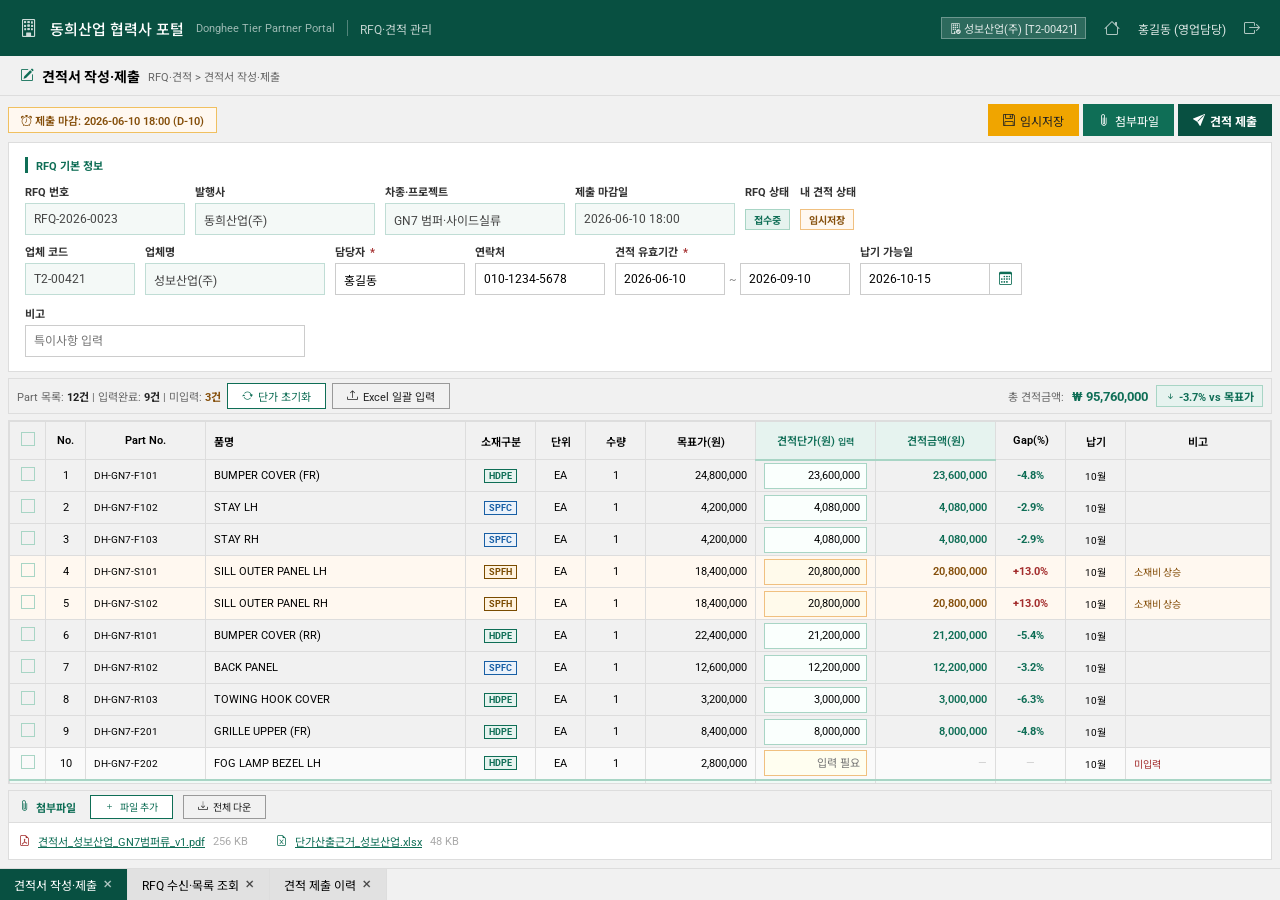
<file: screens/M06_Tier포털/M06-003.html>
<!DOCTYPE html>
<html lang="ko">
<head>
<meta charset="UTF-8">
<meta name="viewport" content="width=device-width, initial-scale=1.0">
<title>M06-003 견적서 작성·제출 (Tier 포털)</title>
<link href="https://fonts.googleapis.com/css2?family=Roboto:wght@300;400;500;700&family=Noto+Sans+KR:wght@300;400;500;700&display=swap" rel="stylesheet">
<link rel="stylesheet" href="https://cdn.jsdelivr.net/npm/bootstrap-icons@1.11.0/font/bootstrap-icons.css">
<style>
* { margin: 0; padding: 0; box-sizing: border-box; font-family: 'Roboto','Noto Sans KR',sans-serif; border-radius: 0 !important; }
:root {
  /* Tier Portal overrides */
  --primary-blue: #0F6E56;
  --dark-blue: #085041;
  --secondary-blue: #085041;
  --teal: #0F6E56;
  --teal-light: #E6F3EF;
  --teal-border: #A8D5C5;
  --amber: #854F0B;
  --error-red: #A32D2D;
  --text-primary: #222;
  --text-secondary: #666;
  --bg-gray: #F1F1F1;
  --border-gray: #DDDDDD;
  --border-light: #CCCCCC;
}
html, body { height: 100%; overflow: hidden; background: #F1F1F1; }
.page-wrapper { display: flex; flex-direction: column; height: 100vh; }

/* Tier GNB — #085041 */
.gnb-real { height: 56px; background: var(--dark-blue); display: flex; align-items: center; justify-content: space-between; padding: 0 20px; color: #fff; flex-shrink: 0; }
.gnb-left { display: flex; align-items: center; gap: 12px; }
.gnb-logo-text { font-size: 15px; font-weight: 500; }
.gnb-logo-sub { font-size: 11px; color: rgba(255,255,255,0.6); }
.gnb-divider { width: 1px; height: 16px; background: rgba(255,255,255,0.3); }
.gnb-menu { font-size: 12px; color: rgba(255,255,255,0.75); }
.gnb-right { display: flex; align-items: center; gap: 18px; font-size: 12px; color: rgba(255,255,255,0.85); }
.gnb-icon { font-size: 16px; cursor: pointer; opacity: 0.8; }
.company-badge { font-size: 11px; background: rgba(255,255,255,0.15); padding: 2px 8px; border: 1px solid rgba(255,255,255,0.3); }

/* Title Bar */
.page-title-bar { height: 40px; background: var(--bg-gray); display: flex; align-items: center; padding: 0 20px; font-size: 14px; font-weight: 700; border-bottom: 1px solid var(--border-gray); flex-shrink: 0; gap: 8px; }
.title-path { font-size: 11px; color: var(--text-secondary); font-weight: 400; }

/* Main */
.main-single { flex: 1; display: flex; flex-direction: column; padding: 8px; gap: 6px; overflow: hidden; }

/* Global action bar */
.global-actionbar { display: flex; align-items: center; gap: 4px; flex-shrink: 0; }
.submit-deadline { font-size: 11px; background: #FFF8F0; border: 1px solid #F0C060; padding: 4px 12px; color: var(--amber); font-weight: 600; }
.btn { height: 32px; padding: 0 14px; border: 1px solid transparent; font-size: 12px; cursor: pointer; display: inline-flex; align-items: center; justify-content: center; gap: 5px; min-width: 80px; font-family: inherit; }
.btn-primary { background: var(--teal); color: #fff; }
.btn-submit { background: var(--dark-blue); color: #fff; font-weight: 700; }
.btn-warning { background: #F0A500; color: #222; }
.btn-default { background: #f1f1f1; color: #222; border: 1px solid #999; }
.btn-outline { background: #fff; color: var(--teal); border: 1px solid var(--teal); }
.btn-danger { background: var(--error-red); color: #fff; }
.btn-icon { min-width: 32px; width: 32px; padding: 0; background: #fff; border: 1px solid #999; display: inline-flex; align-items: center; justify-content: center; font-size: 14px; }

/* Form box */
.form-box { border: 1px solid var(--border-gray); background: #fff; padding: 14px 16px; flex-shrink: 0; }
.form-section-title { font-size: 11px; font-weight: 700; color: var(--teal); border-left: 3px solid var(--teal); padding-left: 8px; margin-bottom: 10px; }
.form-row { display: flex; gap: 10px; flex-wrap: wrap; margin-bottom: 8px; align-items: flex-end; }
.form-row:last-child { margin-bottom: 0; }
.form-group { display: flex; flex-direction: column; gap: 4px; }
.form-label { font-size: 11px; font-weight: 700; color: #333; }
.form-label .req { color: var(--error-red); margin-left: 2px; }
.form-control { height: 32px; border: 1px solid var(--border-light); padding: 0 8px; font-size: 12px; background: #fff; font-family: inherit; }
.form-control.readonly { background: #F4F9F7; border-color: #C0DDD5; color: #444; }
.form-select { height: 32px; border: 1px solid var(--border-light); padding: 0 28px 0 8px; font-size: 12px; background: #fff url("data:image/svg+xml,%3Csvg xmlns='http://www.w3.org/2000/svg' width='12' height='12' viewBox='0 0 24 24' fill='none' stroke='%230F6E56' stroke-width='3' stroke-linecap='round' stroke-linejoin='round'%3E%3Cpolyline points='6 9 12 15 18 9'%3E%3C/polyline%3E%3C/svg%3E") no-repeat right 8px center; appearance: none; cursor: pointer; font-family: inherit; }
.w220 { width: 220px; }
.w180 { width: 180px; }
.w160 { width: 160px; }
.w130 { width: 130px; }
.w110 { width: 110px; }
.w100 { width: 100px; }

/* Status badge */
.rfq-status { font-size: 10px; padding: 2px 8px; font-weight: 700; }
.status-open { background: var(--teal-light); color: var(--teal); border: 1px solid var(--teal-border); }
.status-draft { background: #FFF8F0; color: var(--amber); border: 1px solid #F0C080; }

/* Sub action bar for grid */
.grid-actionbar { height: 36px; background: var(--bg-gray); border: 1px solid var(--border-gray); display: flex; align-items: center; padding: 0 8px; gap: 6px; flex-shrink: 0; }
.grid-info { font-size: 11px; color: var(--text-secondary); }
.grid-info b { color: var(--text-primary); }
.grid-actionbar-right { margin-left: auto; display: flex; align-items: center; gap: 8px; }
.total-label { font-size: 11px; color: var(--text-secondary); }
.total-val { font-size: 13px; font-weight: 700; color: var(--teal); }
.gap-indicator { font-size: 11px; font-weight: 700; padding: 2px 8px; }
.gap-pos { background: var(--teal-light); color: var(--teal); border: 1px solid var(--teal-border); }
.gap-neg { background: #FFF8F0; color: var(--amber); border: 1px solid #F0C080; }

/* Grid */
.grid-wrap { flex: 1; overflow: auto; border: 1px solid var(--border-gray); }
.grid-table { width: 100%; border-collapse: collapse; white-space: nowrap; }
.grid-table th { height: 38px; background: var(--bg-gray); border: 1px solid var(--border-gray); padding: 0 8px; font-weight: 600; font-size: 11px; text-align: center; position: sticky; top: 0; z-index: 5; }
.grid-table th.teal-header { background: var(--teal-light); color: var(--teal); border-bottom: 2px solid var(--teal-border); }
.grid-table td { height: 32px; border: 1px solid var(--border-gray); padding: 0 8px; font-size: 11px; }
.td-c { text-align: center; }
.td-r { text-align: right; }
.text-link { color: var(--teal); text-decoration: underline; cursor: pointer; }
.text-teal { color: var(--teal); font-weight: 600; }
.text-amber { color: var(--amber); font-weight: 600; }
.text-red { color: var(--error-red); font-weight: 600; }

/* Editable input cell */
.cell-input { height: 26px; width: 100%; border: 1px solid var(--teal-border); padding: 0 6px; font-size: 11px; background: #FAFFFD; font-family: inherit; text-align: right; }
.cell-input:focus { border-color: var(--teal); outline: none; background: #E6F3EF; }

.mat-tag { display: inline-block; font-size: 9px; font-weight: 700; padding: 1px 4px; border: 1px solid; }
.mat-spfc { color: #185FA5; border-color: #185FA5; background: #EBF2FA; }
.mat-hdpe { color: #0F6E56; border-color: #0F6E56; background: #E6F3EF; }
.mat-al { color: #6B4FA0; border-color: #6B4FA0; background: #F0EBF8; }
.mat-spfh { color: #7A4B00; border-color: #7A4B00; background: #FFF3E0; }

.gap-good { color: var(--teal); font-weight: 700; }
.gap-bad { color: var(--error-red); font-weight: 700; }
.gap-warn { color: var(--amber); font-weight: 700; }

/* Total footer row */
.total-row { background: #F0FAF6; font-weight: 700; }
.total-row td { font-size: 12px; border-top: 2px solid var(--teal-border); }

/* Attach box */
.attach-area { flex-shrink: 0; border: 1px solid var(--border-gray); background: #fff; }
.attach-header { height: 32px; background: var(--bg-gray); border-bottom: 1px solid var(--border-gray); display: flex; align-items: center; padding: 0 10px; gap: 6px; font-size: 11px; font-weight: 700; color: var(--teal); }
.attach-body { height: 36px; display: flex; align-items: center; padding: 0 10px; gap: 8px; font-size: 11px; color: #888; }
.attach-file { color: var(--teal); text-decoration: underline; cursor: pointer; }

.bottom-tab-bar { height: 32px; background: var(--bg-gray); display: flex; align-items: center; border-top: 1px solid var(--border-gray); flex-shrink: 0; }
.bottom-tab-item { display: flex; align-items: center; padding: 0 14px; height: 100%; font-size: 12px; background: #E1E1E1; border-right: 1px solid var(--border-gray); cursor: pointer; gap: 6px; }
.bottom-tab-item.active { background: var(--dark-blue); color: #fff; }
.tab-close { font-size: 10px; opacity: 0.7; }

.grid-table input[type=checkbox] { appearance: none; width: 14px; height: 14px; border: 1px solid var(--teal-border); background: transparent; cursor: pointer; position: relative; }
.grid-table input[type=checkbox]:checked { border-color: var(--teal); }
.grid-table input[type=checkbox]:checked::after { content: '✔'; position: absolute; top: -2px; left: 1px; font-size: 10px; color: var(--teal); }
</style>
</head>
<body>
<div class="page-wrapper">

  <!-- GNB (Tier Portal — #085041) -->
  <div class="gnb-real">
    <div class="gnb-left">
      <i class="bi bi-building" style="font-size:18px;opacity:0.8;"></i>
      <span class="gnb-logo-text">동희산업 협력사 포털</span>
      <span class="gnb-logo-sub">Donghee Tier Partner Portal</span>
      <div class="gnb-divider"></div>
      <span class="gnb-menu">RFQ·견적 관리</span>
    </div>
    <div class="gnb-right">
      <span class="company-badge"><i class="bi bi-building-check"></i> 성보산업(주) [T2-00421]</span>
      <i class="bi bi-house gnb-icon"></i>
      <span>홍길동 (영업담당)</span>
      <i class="bi bi-box-arrow-right gnb-icon"></i>
    </div>
  </div>

  <div class="page-title-bar">
    <i class="bi bi-pencil-square" style="color:var(--teal);"></i>
    견적서 작성·제출
    <span class="title-path">RFQ·견적 &gt; 견적서 작성·제출</span>
  </div>

  <div class="main-single">

    <!-- Global Action Bar (패턴 3: 우측 정렬) -->
    <div class="global-actionbar">
      <span class="submit-deadline"><i class="bi bi-alarm"></i> 제출 마감: 2026-06-10 18:00 (D-10)</span>
      <div style="margin-left:auto;display:flex;gap:4px;">
        <button class="btn btn-warning"><i class="bi bi-floppy"></i> 임시저장</button>
        <button class="btn btn-primary"><i class="bi bi-paperclip"></i> 첨부파일</button>
        <button class="btn btn-submit"><i class="bi bi-send-fill"></i> 견적 제출</button>
      </div>
    </div>

    <!-- Form Box (RFQ 정보 + 업체 정보) -->
    <div class="form-box">
      <div class="form-section-title">RFQ 기본 정보</div>
      <div class="form-row">
        <div class="form-group">
          <label class="form-label">RFQ 번호</label>
          <input type="text" class="form-control readonly w160" value="RFQ-2026-0023" readonly>
        </div>
        <div class="form-group">
          <label class="form-label">발행사</label>
          <input type="text" class="form-control readonly w180" value="동희산업(주)" readonly>
        </div>
        <div class="form-group">
          <label class="form-label">차종·프로젝트</label>
          <input type="text" class="form-control readonly w180" value="GN7 범퍼·사이드실류" readonly>
        </div>
        <div class="form-group">
          <label class="form-label">제출 마감일</label>
          <input type="text" class="form-control readonly w160" value="2026-06-10 18:00" readonly>
        </div>
        <div class="form-group">
          <label class="form-label">RFQ 상태</label>
          <div style="height:32px;display:flex;align-items:center;">
            <span class="rfq-status status-open">접수중</span>
          </div>
        </div>
        <div class="form-group">
          <label class="form-label">내 견적 상태</label>
          <div style="height:32px;display:flex;align-items:center;">
            <span class="rfq-status status-draft">임시저장</span>
          </div>
        </div>
      </div>
      <div class="form-row">
        <div class="form-group">
          <label class="form-label">업체 코드</label>
          <input type="text" class="form-control readonly w110" value="T2-00421" readonly>
        </div>
        <div class="form-group">
          <label class="form-label">업체명</label>
          <input type="text" class="form-control readonly w180" value="성보산업(주)" readonly>
        </div>
        <div class="form-group">
          <label class="form-label">담당자 <span class="req">*</span></label>
          <input type="text" class="form-control w130" value="홍길동">
        </div>
        <div class="form-group">
          <label class="form-label">연락처</label>
          <input type="text" class="form-control w130" value="010-1234-5678">
        </div>
        <div class="form-group">
          <label class="form-label">견적 유효기간 <span class="req">*</span></label>
          <div style="display:flex;gap:4px;align-items:center;">
            <input type="text" class="form-control w110" value="2026-06-10">
            <span style="font-size:11px;color:#888;">~</span>
            <input type="text" class="form-control w110" value="2026-09-10">
          </div>
        </div>
        <div class="form-group">
          <label class="form-label">납기 가능일</label>
          <div style="display:flex;">
            <input type="text" class="form-control w130" value="2026-10-15">
            <button style="width:32px;height:32px;background:#fff;border:1px solid #CCC;display:flex;align-items:center;justify-content:center;cursor:pointer;border-left:none;"><i class="bi bi-calendar3" style="color:var(--teal);"></i></button>
          </div>
        </div>
        <div class="form-group">
          <label class="form-label">비고</label>
          <input type="text" class="form-control" style="width:280px;" placeholder="특이사항 입력">
        </div>
      </div>
    </div>

    <!-- Grid Sub-Action Bar -->
    <div class="grid-actionbar">
      <span class="grid-info">Part 목록: <b>12건</b> | 입력완료: <b>9건</b> | 미입력: <b style="color:var(--amber);">3건</b></span>
      <button class="btn btn-outline" style="height:26px;min-width:70px;font-size:11px;"><i class="bi bi-arrow-repeat"></i> 단가 초기화</button>
      <button class="btn btn-default" style="height:26px;min-width:80px;font-size:11px;"><i class="bi bi-upload"></i> Excel 일괄 입력</button>
      <div class="grid-actionbar-right">
        <span class="total-label">총 견적금액:</span>
        <span class="total-val">₩ 95,760,000</span>
        <span class="gap-indicator gap-pos"><i class="bi bi-arrow-down-short"></i> -3.7% vs 목표가</span>
      </div>
    </div>

    <!-- Grid (패턴 3 하단 그리드 — Part별 단가 입력) -->
    <div class="grid-wrap">
      <table class="grid-table">
        <thead>
          <tr>
            <th style="width:36px;"><input type="checkbox"></th>
            <th style="width:40px;">No.</th>
            <th style="width:120px;">Part No.</th>
            <th style="min-width:180px;text-align:left;">품명</th>
            <th style="width:70px;">소재구분</th>
            <th style="width:50px;">단위</th>
            <th style="width:60px;">수량</th>
            <th style="width:110px;">목표가(원)</th>
            <th class="teal-header" style="width:120px;">견적단가(원) <span style="font-size:9px;">입력</span></th>
            <th class="teal-header" style="width:120px;">견적금액(원)</th>
            <th style="width:70px;">Gap(%)</th>
            <th style="width:60px;">납기</th>
            <th style="min-width:100px;">비고</th>
          </tr>
        </thead>
        <tbody>
          <tr>
            <td class="td-c"><input type="checkbox"></td>
            <td class="td-c">1</td>
            <td style="font-size:10px;">DH-GN7-F101</td>
            <td>BUMPER COVER (FR)</td>
            <td class="td-c"><span class="mat-tag mat-hdpe">HDPE</span></td>
            <td class="td-c">EA</td>
            <td class="td-c">1</td>
            <td class="td-r">24,800,000</td>
            <td class="td-c"><input type="text" class="cell-input" value="23,600,000"></td>
            <td class="td-r text-teal">23,600,000</td>
            <td class="td-c gap-good">-4.8%</td>
            <td class="td-c" style="font-size:10px;">10월</td>
            <td></td>
          </tr>
          <tr>
            <td class="td-c"><input type="checkbox"></td>
            <td class="td-c">2</td>
            <td style="font-size:10px;">DH-GN7-F102</td>
            <td>STAY LH</td>
            <td class="td-c"><span class="mat-tag mat-spfc">SPFC</span></td>
            <td class="td-c">EA</td>
            <td class="td-c">1</td>
            <td class="td-r">4,200,000</td>
            <td class="td-c"><input type="text" class="cell-input" value="4,080,000"></td>
            <td class="td-r text-teal">4,080,000</td>
            <td class="td-c gap-good">-2.9%</td>
            <td class="td-c" style="font-size:10px;">10월</td>
            <td></td>
          </tr>
          <tr>
            <td class="td-c"><input type="checkbox"></td>
            <td class="td-c">3</td>
            <td style="font-size:10px;">DH-GN7-F103</td>
            <td>STAY RH</td>
            <td class="td-c"><span class="mat-tag mat-spfc">SPFC</span></td>
            <td class="td-c">EA</td>
            <td class="td-c">1</td>
            <td class="td-r">4,200,000</td>
            <td class="td-c"><input type="text" class="cell-input" value="4,080,000"></td>
            <td class="td-r text-teal">4,080,000</td>
            <td class="td-c gap-good">-2.9%</td>
            <td class="td-c" style="font-size:10px;">10월</td>
            <td></td>
          </tr>
          <tr style="background:#FFF8F0;">
            <td class="td-c"><input type="checkbox"></td>
            <td class="td-c">4</td>
            <td style="font-size:10px;">DH-GN7-S101</td>
            <td>SILL OUTER PANEL LH</td>
            <td class="td-c"><span class="mat-tag mat-spfh">SPFH</span></td>
            <td class="td-c">EA</td>
            <td class="td-c">1</td>
            <td class="td-r">18,400,000</td>
            <td class="td-c"><input type="text" class="cell-input" value="20,800,000" style="border-color:#F0C080;background:#FFFAEB;"></td>
            <td class="td-r text-amber">20,800,000</td>
            <td class="td-c gap-bad">+13.0%</td>
            <td class="td-c" style="font-size:10px;">10월</td>
            <td style="font-size:10px;color:var(--amber);">소재비 상승</td>
          </tr>
          <tr style="background:#FFF8F0;">
            <td class="td-c"><input type="checkbox"></td>
            <td class="td-c">5</td>
            <td style="font-size:10px;">DH-GN7-S102</td>
            <td>SILL OUTER PANEL RH</td>
            <td class="td-c"><span class="mat-tag mat-spfh">SPFH</span></td>
            <td class="td-c">EA</td>
            <td class="td-c">1</td>
            <td class="td-r">18,400,000</td>
            <td class="td-c"><input type="text" class="cell-input" value="20,800,000" style="border-color:#F0C080;background:#FFFAEB;"></td>
            <td class="td-r text-amber">20,800,000</td>
            <td class="td-c gap-bad">+13.0%</td>
            <td class="td-c" style="font-size:10px;">10월</td>
            <td style="font-size:10px;color:var(--amber);">소재비 상승</td>
          </tr>
          <tr>
            <td class="td-c"><input type="checkbox"></td>
            <td class="td-c">6</td>
            <td style="font-size:10px;">DH-GN7-R101</td>
            <td>BUMPER COVER (RR)</td>
            <td class="td-c"><span class="mat-tag mat-hdpe">HDPE</span></td>
            <td class="td-c">EA</td>
            <td class="td-c">1</td>
            <td class="td-r">22,400,000</td>
            <td class="td-c"><input type="text" class="cell-input" value="21,200,000"></td>
            <td class="td-r text-teal">21,200,000</td>
            <td class="td-c gap-good">-5.4%</td>
            <td class="td-c" style="font-size:10px;">10월</td>
            <td></td>
          </tr>
          <tr>
            <td class="td-c"><input type="checkbox"></td>
            <td class="td-c">7</td>
            <td style="font-size:10px;">DH-GN7-R102</td>
            <td>BACK PANEL</td>
            <td class="td-c"><span class="mat-tag mat-spfc">SPFC</span></td>
            <td class="td-c">EA</td>
            <td class="td-c">1</td>
            <td class="td-r">12,600,000</td>
            <td class="td-c"><input type="text" class="cell-input" value="12,200,000"></td>
            <td class="td-r text-teal">12,200,000</td>
            <td class="td-c gap-good">-3.2%</td>
            <td class="td-c" style="font-size:10px;">10월</td>
            <td></td>
          </tr>
          <tr>
            <td class="td-c"><input type="checkbox"></td>
            <td class="td-c">8</td>
            <td style="font-size:10px;">DH-GN7-R103</td>
            <td>TOWING HOOK COVER</td>
            <td class="td-c"><span class="mat-tag mat-hdpe">HDPE</span></td>
            <td class="td-c">EA</td>
            <td class="td-c">1</td>
            <td class="td-r">3,200,000</td>
            <td class="td-c"><input type="text" class="cell-input" value="3,000,000"></td>
            <td class="td-r text-teal">3,000,000</td>
            <td class="td-c gap-good">-6.3%</td>
            <td class="td-c" style="font-size:10px;">10월</td>
            <td></td>
          </tr>
          <tr>
            <td class="td-c"><input type="checkbox"></td>
            <td class="td-c">9</td>
            <td style="font-size:10px;">DH-GN7-F201</td>
            <td>GRILLE UPPER (FR)</td>
            <td class="td-c"><span class="mat-tag mat-hdpe">HDPE</span></td>
            <td class="td-c">EA</td>
            <td class="td-c">1</td>
            <td class="td-r">8,400,000</td>
            <td class="td-c"><input type="text" class="cell-input" value="8,000,000"></td>
            <td class="td-r text-teal">8,000,000</td>
            <td class="td-c gap-good">-4.8%</td>
            <td class="td-c" style="font-size:10px;">10월</td>
            <td></td>
          </tr>
          <!-- Unfinished rows -->
          <tr style="background:#FAFAFA;">
            <td class="td-c"><input type="checkbox"></td>
            <td class="td-c">10</td>
            <td style="font-size:10px;">DH-GN7-F202</td>
            <td>FOG LAMP BEZEL LH</td>
            <td class="td-c"><span class="mat-tag mat-hdpe">HDPE</span></td>
            <td class="td-c">EA</td>
            <td class="td-c">1</td>
            <td class="td-r">2,800,000</td>
            <td class="td-c"><input type="text" class="cell-input" placeholder="입력 필요" style="border-color:#F0C080;background:#FFFEF0;"></td>
            <td class="td-r" style="color:#CCC;">—</td>
            <td class="td-c" style="color:#CCC;">—</td>
            <td class="td-c" style="font-size:10px;">10월</td>
            <td style="font-size:10px;color:var(--error-red);">미입력</td>
          </tr>
          <!-- Total Row -->
          <tr class="total-row">
            <td></td>
            <td colspan="6" style="text-align:right;padding-right:12px;font-size:12px;">합 계 (입력 완료분)</td>
            <td class="td-r" style="color:#666;">99,600,000</td>
            <td class="td-c"></td>
            <td class="td-r" style="color:var(--teal);font-size:13px;">95,760,000</td>
            <td class="td-c gap-good" style="font-size:12px;">-3.7%</td>
            <td colspan="2"></td>
          </tr>
        </tbody>
      </table>
    </div>

    <!-- Attach box -->
    <div class="attach-area">
      <div class="attach-header">
        <i class="bi bi-paperclip"></i> 첨부파일
        <button class="btn btn-outline" style="height:24px;min-width:60px;font-size:10px;margin-left:8px;"><i class="bi bi-plus"></i> 파일 추가</button>
        <button class="btn btn-default" style="height:24px;min-width:60px;font-size:10px;margin-left:4px;"><i class="bi bi-download"></i> 전체 다운</button>
      </div>
      <div class="attach-body">
        <i class="bi bi-file-earmark-pdf" style="color:var(--error-red);"></i>
        <span class="attach-file">견적서_성보산업_GN7범퍼류_v1.pdf</span>
        <span style="color:#AAA;">256 KB</span>
        <span style="margin-left:12px;"></span>
        <i class="bi bi-file-earmark-excel" style="color:var(--teal);"></i>
        <span class="attach-file">단가산출근거_성보산업.xlsx</span>
        <span style="color:#AAA;">48 KB</span>
      </div>
    </div>

  </div>

  <div class="bottom-tab-bar">
    <div class="bottom-tab-item active">견적서 작성·제출 <span class="tab-close">✕</span></div>
    <div class="bottom-tab-item">RFQ 수신·목록 조회 <span class="tab-close">✕</span></div>
    <div class="bottom-tab-item">견적 제출 이력 <span class="tab-close">✕</span></div>
  </div>

</div>
</body>
</html>
</file>
<file: css/style.css>
:root {
  --primary: #0747a6;
  --primary-hover: #003380;
  --primary-light: #f0f5ff;

  --gnb-bg: #ffffff;
  --gnb-height: 56px;
  --gnb-text: #334155;
  --gnb-border: #e5e7eb;

  --titlebar-height: 48px;
  --titlebar-bg: #ffffff;
  --titlebar-text: #222222;
  --titlebar-font: 17px;

  --sidebar-width: 240px;
  --sidebar-bg: #0F172A;
  --sidebar-text: #CBD5E1;
  --sidebar-sub-text: #94A3B8;
  --sidebar-active-text: #FFFFFF;
  --sidebar-active-icon: #60A5FA;
  --sidebar-icon: #94A3B8;
  --sidebar-hover-bg: #1E293B;

  --bottom-tab-height: 32px;
  --bottom-tab-bg: #f8fafc;

  --text-primary: #222222;
  --text-secondary: #6B778C;
  --text-muted: #94A3B8;

  --bg-page: #f4f5f7;
  --bg-card: #ffffff;
  --border: #e5e7eb;
  --border-input: #d1d5db;

  --grid-header-bg: #f8fafc;
  --grid-border: #e5e7eb;
  --grid-row-height: 36px;
  --grid-selected: #DEEBFF;
  --grid-even: #fafbfc;

  --input-height: 32px;
  --input-border: #d1d5db;
  --input-text: #1f2937;
  --input-bg: #ffffff;
  --input-focus-border: #0747a6;
  --readonly-border: #e5e7eb;
  --readonly-text: #6b7280;
  --readonly-bg: #f9fafb;
  --required-mark: #ef4444;
  --error-border: #ef4444;
  --error-text: #ef4444;
  --error-bg: #fef2f2;

  --label-size: 13px;
  --label-color: #222222;

  --success: #16a34a;
  --success-bg: #f0fdf4;
  --success-border: #bbf7d0;
  --danger: #be123c;
  --danger-bg: #fff1f2;
  --danger-border: #fecdd3;
  --warning: #854F0B;
  --info: #0747a6;

  --tile-border: #e5e7eb;
  --tile-bg: #f8fafc;
  --tile-icon: #64748b;

  --radius: 4px;
  --shadow: 0 1px 3px rgba(0,0,0,0.08);
  --font-xs: 11px;
  --font-s: 12px;
  --font-m: 13px;
  --font-l: 15px;
  --font-xl: 18px;
  --font-xxl: 24px;
  --btn-height: 32px;
}

* { box-sizing: border-box; margin: 0; padding: 0; }
body {
  font-family: 'Roboto', 'Noto Sans KR', -apple-system, BlinkMacSystemFont, sans-serif;
  font-size: var(--font-m);
  color: var(--text-primary);
  background: var(--bg-page);
}

/* ═══ GNB (흰색 배경) ═══ */
.gnb {
  height: var(--gnb-height);
  background: var(--gnb-bg);
  border-bottom: 1px solid var(--gnb-border);
  display: flex;
  align-items: center;
  padding: 0 20px;
  position: fixed;
  top: 0; left: 0; right: 0;
  z-index: 1000;
}
.gnb-logo {
  font-size: 16px;
  font-weight: 700;
  color: var(--primary);
  margin-right: 4px;
}
.gnb-system {
  font-size: 14px;
  color: var(--text-primary);
  margin-right: 12px;
}
.gnb-icon {
  cursor: pointer;
  color: var(--gnb-text);
  display: inline-flex;
  align-items: center;
}
.gnb-icon:hover { color: var(--primary); }
.gnb-home { margin-right: 4px; }
.gnb-hamburger { margin-right: 0; }
.gnb-right {
  margin-left: auto;
  display: flex;
  align-items: center;
  gap: 16px;
  font-size: 13px;
  color: var(--gnb-text);
  white-space: nowrap;
  flex-shrink: 0;
}

/* ═══ 사이드바 (다크) ═══ */
.sidebar {
  position: fixed;
  top: var(--gnb-height);
  left: 0;
  width: var(--sidebar-width);
  height: calc(100vh - var(--gnb-height) - var(--bottom-tab-height));
  background: var(--sidebar-bg);
  overflow-y: auto;
  z-index: 900;
  transform: translateX(-100%);
  transition: transform 0.25s ease;
}
.sidebar.open { transform: translateX(0); }
.sidebar-group { border-bottom: 1px solid #1E293B; }
.sidebar-group-title {
  padding: 14px 20px 6px;
  font-size: 14px;
  font-weight: 500;
  color: var(--sidebar-text);
  letter-spacing: 0.3px;
}
.sidebar-item {
  padding: 8px 20px 8px 32px;
  font-size: 12px;
  color: var(--sidebar-sub-text);
  cursor: pointer;
  border-left: 3px solid transparent;
  transition: all 0.15s;
}
.sidebar-item:hover {
  background: var(--sidebar-hover-bg);
  color: var(--sidebar-active-text);
}
.sidebar-item.active {
  background: var(--sidebar-hover-bg);
  color: var(--sidebar-active-text);
  border-left-color: var(--sidebar-active-icon);
  font-weight: 500;
}

/* ═══ 타이틀바 ═══ */
.titlebar {
  height: var(--titlebar-height);
  background: var(--titlebar-bg);
  border-bottom: 1px solid var(--border);
  display: flex;
  align-items: center;
  padding: 0 20px;
  position: fixed;
  top: var(--gnb-height);
  left: 0; right: 0;
  z-index: 800;
}
.titlebar-text {
  font-size: var(--titlebar-font);
  font-weight: 600;
  color: var(--titlebar-text);
}
.titlebar-breadcrumb {
  margin-left: auto;
  font-size: var(--font-xs);
  color: var(--text-muted);
}

/* ═══ 메인 콘텐츠 ═══ */
.main-content {
  position: fixed;
  top: calc(var(--gnb-height) + var(--titlebar-height));
  left: 0; right: 0;
  bottom: var(--bottom-tab-height);
  overflow: hidden;          /* 스크롤은 내부 그리드가 담당 */
  background: #fff;
  padding: 16px 20px;
  display: flex;
  flex-direction: column;
}
.screen-wrapper {
  display: flex;
  flex-direction: column;
  height: 100%;
  flex: 1;
  min-height: 0;
}

/* ── 그리드 화면 레이아웃 체인 ──────────────────────────
   [id$="-list"] : 필터바+카드+그리드 묶음 → screen-wrapper를 flex:1로 채움
   [id$="-grid"] : 그리드 래퍼 → -list를 flex:1로 채우고 하단 5px 여백
   ─────────────────────────────────────────────────── */
[id$="-list"] {
  display: flex;
  flex-direction: column;
  flex: 1;
  min-height: 0;
  overflow: hidden;
}
[id$="-grid"] {
  display: flex;
  flex-direction: column;
  flex: 1;
  min-height: 0;
  padding-bottom: 5px;
}

/* ═══ 하단 탭 ═══ */
.bottom-tabs {
  position: fixed;
  bottom: 0; left: 0; right: 0;
  height: var(--bottom-tab-height);
  background: var(--bottom-tab-bg);
  border-top: 1px solid var(--border);
  display: flex;
  align-items: center;
  padding: 0 8px;
  z-index: 800;
  gap: 2px;
}
.bottom-tab {
  padding: 4px 14px;
  font-size: var(--font-xs);
  color: var(--text-secondary);
  cursor: pointer;
  border-radius: var(--radius);
  display: flex;
  align-items: center;
  gap: 4px;
  white-space: nowrap;
}
.bottom-tab:hover { background: #e2e8f0; }
.bottom-tab.active { background: var(--primary); color: #fff; }
.bottom-tab-close { font-size: 10px; margin-left: 4px; cursor: pointer; opacity: 0.7; }
.bottom-tab-close:hover { opacity: 1; }

/* ═══ 버튼 (6종) ═══ */
.btn {
  height: var(--btn-height);
  padding: 0 14px;
  font-size: var(--font-s);
  border-radius: var(--radius);
  cursor: pointer;
  display: inline-flex;
  align-items: center;
  gap: 4px;
  font-weight: 500;
  transition: all 0.15s;
  font-family: inherit;
  background: #f8fafc;
  color: #334155;
  border: 1px solid #cbd5e1;
}
.btn:hover {
  background: #f1f5f9;
  color: var(--primary);
  border-color: var(--primary);
}

/* 강조1 — 조회, 저장 */
.btn-primary, .btn-solid-blue {
  background: var(--primary);
  color: #ffffff;
  border: 1px solid var(--primary);
}
.btn-primary:hover, .btn-solid-blue:hover {
  background: var(--primary-hover);
  border-color: var(--primary-hover);
}

/* 강조2 — 템플릿, 파일첨부 */
.btn-soft-blue {
  background: #f0f5ff;
  color: var(--primary);
  border: 1px solid var(--primary);
}
.btn-soft-blue:hover { background: #dbeafe; }

/* 신규 */
.btn-outline-blue {
  background: #ffffff;
  color: var(--primary);
  border: 1px solid var(--primary);
}
.btn-outline-blue:hover { background: #f0f5ff; }

/* 승인 */
.btn-soft-green {
  background: #f0fdf4;
  color: #16a34a;
  border: 1px solid #bbf7d0;
}
.btn-soft-green:hover { background: #dcfce7; }

/* 반려 */
.btn-soft-red {
  background: #fff1f2;
  color: #e11d48;
  border: 1px solid #fecdd3;
}
.btn-soft-red:hover { background: #ffe4e6; }

/* 삭제 */
.btn-outline-red, .btn-danger {
  background: #ffffff;
  color: #be123c;
  border: 1px solid #fda4af;
}
.btn-outline-red:hover, .btn-danger:hover { background: #fff1f2; }

/* 취소, 엑셀 */
.btn-white {
  background: #ffffff;
  color: #475569;
  border: 1px solid #d1d5db;
}
.btn-white:hover {
  background: #f9fafb;
  color: #1e293b;
  border-color: #94a3b8;
}

/* 그리드 제어 */
.btn-gray-lite {
  background: #f1f5f9;
  color: #475569;
  border: 1px solid #d1d5db;
}
.btn-gray-lite:hover {
  background: #e2e8f0;
  border-color: #94a3b8;
}

/* ═══ 필터바 ═══ */
.filter-bar {
  display: flex;
  align-items: center;
  gap: 8px;
  padding: 0 0 12px;
  flex-wrap: wrap;
}

/* 검색창 */
.filter-search {
  display: flex;
  align-items: center;
  border: 1px solid var(--input-border);
  border-radius: var(--radius);
  padding: 0 10px;
  height: var(--input-height);
  background: var(--input-bg);
  width: 400px;
}
.filter-search input {
  border: none;
  outline: none;
  font-size: var(--font-m);
  color: var(--input-text);
  width: 100%;
  background: transparent;
  font-family: inherit;
}
.filter-search input::placeholder { color: var(--text-muted); }
.filter-search [data-lucide] {
  color: var(--text-muted);
  cursor: pointer;
  flex-shrink: 0;
}
.filter-search:focus-within {
  border-color: var(--primary);
  box-shadow: 0 0 0 2px rgba(7,71,166,0.08);
}

/* 필터·상태 버튼 */
.filter-btn {
  height: var(--btn-height);
  padding: 0 12px;
  font-size: var(--font-s);
  border: 1px solid var(--input-border);
  border-radius: var(--radius);
  background: var(--input-bg);
  color: var(--text-primary);
  cursor: pointer;
  display: inline-flex;
  align-items: center;
  gap: 6px;
  font-family: inherit;
  font-weight: 500;
}
.filter-btn:hover { border-color: var(--primary); color: var(--primary); }
.filter-btn [data-lucide] { color: var(--primary); }
.filter-btn .icon-red { color: #e11d48; }
.filter-btn .icon-blue { color: var(--primary); }
.filter-date-range .icon-red { color: #e11d48; }

/* 날짜 범위 */
.filter-date-range {
  display: flex;
  align-items: center;
  border: 1px solid var(--input-border);
  border-radius: var(--radius);
  height: var(--input-height);
  background: var(--input-bg);
  padding: 0 10px;
  gap: 4px;
}
.filter-date-range input[type="date"],
.filter-date-range input[type="text"] {
  border: none;
  outline: none;
  font-size: var(--font-s);
  color: var(--input-text);
  background: transparent;
  font-family: inherit;
  width: 90px;
  padding: 0;
  text-align: center;
}
.filter-date-range input[type="date"]::-webkit-calendar-picker-indicator { display: none; }
.filter-date-range .date-separator {
  color: var(--text-muted);
  font-size: var(--font-s);
  padding: 0 2px;
}
.filter-date-range [data-lucide] { color: var(--danger); cursor: pointer; flex-shrink: 0; }

/* 셀렉트 필터 */
.filter-select {
  height: var(--btn-height);
  padding: 0 28px 0 10px;
  font-size: var(--font-s);
  border: 1px solid var(--input-border);
  border-radius: var(--radius);
  background: var(--input-bg);
  color: var(--text-primary);
  font-family: inherit;
  appearance: none;
  background-image: url("data:image/svg+xml,%3Csvg xmlns='http://www.w3.org/2000/svg' width='12' height='12' viewBox='0 0 24 24' fill='none' stroke='%236b7280' stroke-width='2'%3E%3Cpath d='M6 9l6 6 6-6'/%3E%3C/svg%3E");
  background-repeat: no-repeat;
  background-position: right 8px center;
}

/* 우측 액션 그룹 */
.filter-right { margin-left: auto; display: flex; gap: 6px; }
.filter-search-icon { display: none; } /* 레거시 호환 — 사용 금지 */

/* ═══ Lucide 아이콘 정렬 ═══ */
[data-lucide],
[data-lucide] svg,
.lucide {
  width: 16px !important;
  height: 16px !important;
  min-width: 16px !important;
  min-height: 16px !important;
  max-width: 16px !important;
  max-height: 16px !important;
  display: inline-block !important;
  vertical-align: middle !important;
  flex-shrink: 0 !important;
}
.filter-search [data-lucide] { color: var(--primary); }

/* ═══ 요약카드 ═══ */
.summary-cards { display: flex; gap: 12px; margin-bottom: 12px; }
.summary-card {
  flex: 1;
  padding: 14px 18px;
  border: 1px solid var(--tile-border);
  border-radius: var(--radius);
  background: var(--tile-bg);
}
.summary-card-title {
  font-size: var(--font-xs);
  color: var(--text-secondary);
  margin-bottom: 4px;
}
.summary-card-value {
  font-size: var(--font-xxl);
  font-weight: 700;
  color: var(--text-primary);
}
.summary-card-value span {
  font-size: var(--font-m);
  font-weight: 400;
  color: var(--text-secondary);
}
.summary-card-value.danger { color: var(--danger); }

/* ═══ 그리드 ═══ */
.grid-container {
  border: 1px solid var(--grid-border);
  border-radius: var(--radius);
  overflow-x: auto;
  overflow-y: auto;
  margin-bottom: 0;          /* [id$="-grid"] padding-bottom:5px으로 대체 */
  flex: 1;
  min-height: 0;
}
.grid-table-wide { min-width: 1400px; }
.grid-table {
  width: 100%;
  border-collapse: collapse;
}
.grid-table th {
  padding: 0 10px;
  height: var(--grid-row-height);
  background: var(--grid-header-bg);
  border: 1px solid var(--grid-border);
  font-size: var(--font-xs);
  font-weight: 600;
  color: var(--text-secondary);
  text-align: center;
  white-space: nowrap;
  position: sticky;
  top: 0;
  z-index: 1;
}
.grid-table td {
  padding: 0 10px;
  height: var(--grid-row-height);
  border: 1px solid var(--grid-border);
  font-size: var(--font-s);
  vertical-align: middle;
  white-space: nowrap;
  overflow: hidden;
  text-overflow: ellipsis;
}
.grid-table tbody tr:nth-child(even) td { background: var(--grid-even); }
.grid-table tbody tr:hover td { background: #EBF0F7; }
.grid-table tbody tr.selected td { background: var(--grid-selected); }
.grid-table td.center { text-align: center; }
.grid-table td.right { text-align: right; }
.grid-table td.left { text-align: left; }
.code-link { color: var(--primary); text-decoration: underline; cursor: pointer; font-weight: 500; }
.code-link:hover { color: var(--primary-hover); }
.supplier-type { color: var(--danger); font-weight: 500; }

/* ═══ 폼 — 섹션박스 ═══ */
.section-box {
  border: 1px solid var(--border);
  border-radius: var(--radius);
  padding: 20px 24px;
  margin-bottom: 16px;
  background: #fff;
}
.section-box-title {
  font-size: var(--font-l);
  font-weight: 600;
  color: var(--text-primary);
  margin-bottom: 16px;
  padding-bottom: 8px;
  border-bottom: 1px solid var(--border);
}

/* ═══ 폼 — form-row / form-group ═══ */
.form-row {
  display: flex;
  gap: 16px;
  margin-bottom: 12px;
}
.form-row .form-group { flex: 1; min-width: 0; }
.form-row .form-group-full { flex: 0 0 100%; }
.form-group {
  display: flex;
  flex-direction: column;
  gap: 4px;
}
.form-group .form-input,
.form-group select,
.form-group .form-select { width: 100%; }
.form-group-s, .form-group-m, .form-group-l, .form-group-xl { }
.form-group-full { flex: 0 0 100%; }
.form-label {
  font-size: var(--label-size);
  color: var(--label-color);
  font-weight: 500;
  white-space: nowrap;
}
.form-label .required { color: var(--required-mark); margin-left: 2px; }

/* form-section (기존 그리드용 — 하위호환) */
.form-section { margin-bottom: 20px; }
.form-section-title {
  font-size: var(--font-m);
  font-weight: 500;
  color: var(--text-primary);
  border-bottom: 1px solid #ddd;
  padding-bottom: 8px;
  margin-bottom: 16px;
}
.form-grid { display: grid; grid-template-columns: 1fr 1fr; gap: 12px; }
.form-field { display: flex; flex-direction: column; gap: 4px; }
.form-field.full { grid-column: span 2; }
.form-grid-2col {
  display: grid;
  grid-template-columns: 456px 456px;
  gap: 12px 16px;
}
.form-grid-2col .full { grid-column: span 2; }

/* ═══ 폼 — input 상태별 ═══ */
.form-input, .form-select {
  height: var(--input-height);
  padding: 0 10px;
  border: 1px solid var(--input-border);
  border-radius: var(--radius);
  font-size: var(--font-s);
  color: var(--input-text);
  background: var(--input-bg);
  width: 100%;
  font-family: inherit;
}
.form-input:focus, .form-select:focus {
  border-color: var(--input-focus-border);
  outline: none;
  box-shadow: 0 0 0 2px rgba(7,71,166,0.12);
}
.form-input:read-only, .form-input[readonly] {
  border-color: var(--readonly-border);
  color: var(--readonly-text);
  background: var(--readonly-bg);
}
.form-input.error {
  border-color: var(--error-border);
  color: var(--error-text);
  background: var(--error-bg);
}
.form-select {
  appearance: none;
  padding-right: 28px;
  background-image: url("data:image/svg+xml,%3Csvg xmlns='http://www.w3.org/2000/svg' width='12' height='12' viewBox='0 0 24 24' fill='none' stroke='%236b7280' stroke-width='2'%3E%3Cpath d='M6 9l6 6 6-6'/%3E%3C/svg%3E");
  background-repeat: no-repeat;
  background-position: right 8px center;
}
.form-textarea {
  padding: 8px 10px;
  border: 1px solid var(--input-border);
  border-radius: var(--radius);
  font-size: var(--font-s);
  color: var(--input-text);
  resize: vertical;
  min-height: 60px;
  width: 100%;
  font-family: inherit;
}
.form-textarea:focus {
  border-color: var(--input-focus-border);
  outline: none;
  box-shadow: 0 0 0 2px rgba(7,71,166,0.12);
}

/* ═══ 협력사 상세 레이아웃 ═══ */
.detail-layout { display: flex; height: 100%; overflow: hidden; }
.detail-left {
  width: 160px;
  flex-shrink: 0;
  border-right: 1px solid var(--border);
  background: #f8fafc;
  display: flex;
  flex-direction: column;
}
.detail-left-tabs { flex: 1; overflow-y: auto; }
.detail-left-file { border-top: 1px solid var(--border); padding: 12px; }
.detail-right { flex: 1; padding: 20px; overflow-y: auto; }
.detail-tab {
  padding: 10px 16px;
  font-size: var(--font-s);
  color: #5F5E5A;
  cursor: pointer;
  border-left: 3px solid transparent;
}
.detail-tab:hover { background: var(--primary-light); }
.detail-tab.active {
  background: #fff;
  border-left-color: var(--primary);
  color: var(--primary);
  font-weight: 500;
}

/* ═══ 세로탭 (vtab) ═══ */
.vtab-layout { display: flex; height: 100%; }
.vtab-menu {
  width: 160px;
  flex-shrink: 0;
  border-right: 1px solid var(--border);
  background: #fafbfc;
  overflow-y: auto;
}
.vtab-item {
  padding: 10px 16px;
  font-size: var(--font-s);
  color: var(--text-secondary);
  cursor: pointer;
  border-left: 3px solid transparent;
}
.vtab-item:hover { background: var(--primary-light); color: var(--primary); }
.vtab-item.active {
  background: #fff;
  color: var(--primary);
  font-weight: 500;
  border-left-color: var(--primary);
}
.vtab-content { flex: 1; padding: 20px; overflow-y: auto; }

/* ═══ 파일첨부 ═══ */
.file-attach-row { display: flex; gap: 24px; }
.file-attach-box { flex: 1; }
.file-attach-box > label,
.file-attach-label {
  display: block;
  font-size: var(--font-s);
  font-weight: 500;
  color: var(--text-primary);
  margin-bottom: 8px;
}
.file-drop-area {
  border: 1px solid var(--border);
  border-radius: var(--radius);
  background: #fafbfc;
  min-height: 120px;
  display: flex;
  align-items: center;
  justify-content: center;
  color: var(--text-muted);
  font-size: var(--font-xs);
  text-align: center;
  cursor: pointer;
  line-height: 1.6;
}
.file-drop-area:hover { border-color: var(--primary); background: var(--primary-light); }

/* ═══ 인사이트 카드 (엠로·아리바 패턴) ═══ */
.insight-cards { display: flex; gap: 12px; margin-bottom: 12px; }
.insight-card {
  flex: 1;
  padding: 14px 18px;
  border: 1px solid var(--tile-border);
  border-radius: var(--radius);
  background: var(--tile-bg);
  display: flex;
  align-items: center;
  gap: 12px;
}
.insight-card-icon {
  width: 36px; height: 36px;
  border-radius: 8px;
  display: flex; align-items: center; justify-content: center;
  flex-shrink: 0;
}
.insight-card-icon.blue  { background: #DBEAFE; color: var(--primary); }
.insight-card-icon.green { background: #DCFCE7; color: var(--success); }
.insight-card-icon.red   { background: #FFE4E6; color: var(--danger); }
.insight-card-icon.amber { background: #FEF3C7; color: #92400E; }
.insight-card-body { display: flex; flex-direction: column; flex: 1; align-items: flex-start; }
.insight-card-value { font-size: var(--font-xl); font-weight: 700; color: var(--text-primary); line-height: 1; }
.insight-card-label { font-size: var(--font-xs); color: var(--text-secondary); margin-top: 2px; }

/* ═══ 스코어 바 ═══ */
.score-bar { display: flex; align-items: center; gap: 6px; }
.score-bar-track { width: 48px; height: 6px; background: #E5E7EB; border-radius: 3px; overflow: hidden; }
.score-bar-fill { height: 100%; border-radius: 3px; }
.score-bar-fill.high { background: var(--success); }
.score-bar-fill.mid  { background: #F59E0B; }
.score-bar-fill.low  { background: var(--danger); }
.score-bar-text { font-size: var(--font-xs); font-weight: 500; min-width: 24px; }

/* ═══ 리스크 점 ═══ */
.risk-dot { width: 8px; height: 8px; border-radius: 50%; display: inline-block; margin-right: 4px; }
.risk-dot.safe    { background: var(--success); }
.risk-dot.caution { background: #F59E0B; }
.risk-dot.danger  { background: var(--danger); }

/* ═══ 미니 대시보드 ═══ */
.mini-dashboard { display: grid; grid-template-columns: repeat(3,1fr); gap: 12px; margin-bottom: 16px; }
.mini-kpi { padding: 12px 16px; border: 1px solid var(--tile-border); border-radius: var(--radius); background: var(--tile-bg); text-align: center; }
.mini-kpi-value { font-size: var(--font-xl); font-weight: 700; line-height: 1; }
.mini-kpi-label { font-size: var(--font-xs); color: var(--text-secondary); margin-top: 4px; }

/* ═══ 등록 프로그레스 바 — 모던 스타일 ═══ */
.reg-progress { display:flex; align-items:center; padding:16px 24px; margin-bottom:16px; background:#fff; border:1px solid var(--tile-border); border-radius:8px; }
.reg-step { display:flex; align-items:center; gap:10px; }
.reg-step-num { width:28px; height:28px; border-radius:50%; display:flex; align-items:center; justify-content:center; font-size:12px; font-weight:600; flex-shrink:0; transition:all 0.3s ease; border:2px solid #d1d5db; color:#d1d5db; background:#fff; }
.reg-step.active .reg-step-num { border-color:var(--primary); color:#fff; background:var(--primary); box-shadow:0 0 0 4px rgba(7,71,166,0.12); }
.reg-step.done .reg-step-num { border-color:var(--success); color:#fff; background:var(--success); box-shadow:none; }
.reg-step-info { display:flex; flex-direction:column; }
.reg-step-label { font-size:13px; font-weight:500; color:#d1d5db; transition:color 0.3s; }
.reg-step.active .reg-step-label { color:var(--primary); }
.reg-step.done .reg-step-label { color:var(--success); }
.reg-step-desc { font-size:11px; color:var(--text-muted); margin-top:1px; }
.reg-step.active .reg-step-desc { color:var(--primary); opacity:0.7; }
.reg-step-line { flex:1; height:2px; margin:0 12px; background:#e5e7eb; border-radius:1px; transition:background 0.3s; }
.reg-step-line.done { background:var(--success); }
.reg-step-line.active { background:linear-gradient(90deg,var(--success) 0%,var(--primary) 50%,#e5e7eb 100%); }
.reg-step.incomplete .reg-step-num { border-color:#f59e0b; color:#fff; background:#f59e0b; }
.reg-step.incomplete .reg-step-label { color:#f59e0b; }
.reg-step.incomplete .reg-step-desc { color:#f59e0b; opacity:0.7; }
.reg-progress-summary { margin-left:auto; text-align:right; flex-shrink:0; padding-left:20px; }
.reg-progress-rate { font-size:var(--font-xl); font-weight:700; color:var(--primary); }
.reg-progress-rate.complete { color:var(--success); }
.reg-progress-rate.warn { color:#f59e0b; }
.reg-progress-text { font-size:var(--font-xs); color:var(--text-muted); }

/* ═══ 검증 버튼·상태 ═══ */
.verify-group { display:flex; align-items:center; gap:6px; }
.verify-btn { height:var(--input-height); padding:0 10px; font-size:var(--font-xs); border:1px solid var(--primary); border-radius:var(--radius); background:var(--primary-light); color:var(--primary); cursor:pointer; font-weight:500; white-space:nowrap; }
.verify-btn:hover { background:#DBEAFE; }
.verify-status { font-size:var(--font-xs); font-weight:500; display:flex; align-items:center; gap:4px; }
.verify-status.ok   { color:var(--success); }
.verify-status.fail { color:var(--danger); }
.verify-status.wait { color:var(--text-muted); }

/* ═══ 모달/팝업 ═══ */
.modal-overlay {
  position: fixed;
  top: 0; left: 0; right: 0; bottom: 0;
  background: rgba(0,0,0,0.4);
  display: flex;
  align-items: center;
  justify-content: center;
  z-index: 2000;
}
.modal {
  background: #fff;
  border-radius: 6px;
  min-width: 480px;
  max-width: 640px;
  box-shadow: 0 8px 32px rgba(0,0,0,0.15);
}
.modal-header {
  padding: 14px 20px;
  background: var(--primary);
  color: #fff;
  font-size: var(--font-m);
  font-weight: 600;
  border-radius: 6px 6px 0 0;
  display: flex;
  align-items: center;
  justify-content: space-between;
}
.modal-body { padding: 20px; }
.modal-footer {
  padding: 12px 20px;
  border-top: 1px solid var(--border);
  display: flex;
  justify-content: flex-end;
  gap: 8px;
}

/* ═══ 토스트 ═══ */
.toast {
  position: fixed;
  top: 70px;
  right: 20px;
  padding: 10px 20px;
  border-radius: var(--radius);
  color: #fff;
  font-size: var(--font-s);
  font-weight: 500;
  z-index: 3000;
  animation: slideIn 0.3s ease;
  max-width: 320px;
}
.toast-success { background: var(--success); }
.toast-error { background: var(--danger); }
.toast-info { background: var(--info); }
.toast-warning { background: var(--warning); }
@keyframes slideIn {
  from { transform: translateX(100%); opacity: 0; }
  to { transform: translateX(0); opacity: 1; }
}

/* ═══ LME·VAATZ 배너 ═══ */
.lme-banner, .vaatz-banner {
  background: var(--primary-light);
  border: 1px solid #B3D4FC;
  border-radius: var(--radius);
  padding: 10px 16px;
  margin-bottom: 12px;
  display: flex;
  align-items: center;
  gap: 16px;
  font-size: var(--font-s);
  color: var(--primary);
}

/* ═══ 상태 텍스트 (뱃지 없음) ═══ */
.st-p1 { color: var(--primary); font-weight: 500; }
.st-p2 { color: var(--success); font-weight: 500; }
.st-p3 { color: var(--warning); font-weight: 500; }
.st-p4 { color: #e11d48; font-weight: 500; }
.st-sop { color: var(--text-muted); font-weight: 500; }
.st-active { color: var(--primary); font-weight: 500; }
.st-freeze { color: var(--success); font-weight: 500; }
.st-none { color: var(--text-muted); font-weight: 500; }
.st-danger { color: var(--danger); font-weight: 500; }

/* ═══ 포털 모드 ═══ */
body.portal-mode .gnb { background: #085041; border-bottom-color: #064236; }
body.portal-mode .gnb-logo { color: #fff; }
body.portal-mode .gnb-system { color: rgba(255,255,255,0.8); }
body.portal-mode .gnb-right { color: rgba(255,255,255,0.8); }
body.portal-mode .gnb-icon { color: rgba(255,255,255,0.7); }
body.portal-mode .gnb-hamburger { color: rgba(255,255,255,0.8); }
body.portal-mode .btn-primary { background: #0F6E56; border-color: #0F6E56; }
body.portal-mode .btn-primary:hover { background: #085041; }

/* ═══ 체크박스 ═══ */
input[type="checkbox"] {
  width: 14px;
  height: 14px;
  cursor: pointer;
  accent-color: var(--primary);
}

/* ═══ 스크롤바 ═══ */
::-webkit-scrollbar { width: 6px; height: 6px; }
::-webkit-scrollbar-track { background: transparent; }
::-webkit-scrollbar-thumb { background: #CBD5E0; border-radius: 3px; }
::-webkit-scrollbar-thumb:hover { background: #A0AEC0; }

/* ═══ 빈 상태 ═══ */
.empty-state {
  display: flex;
  flex-direction: column;
  align-items: center;
  justify-content: center;
  padding: 60px 20px;
  color: var(--text-muted);
  font-size: var(--font-s);
  gap: 8px;
}
.empty-state-icon { font-size: 32px; opacity: 0.4; }

/* ═══ 유틸리티 ═══ */
.hidden { display: none !important; }
.text-danger { color: var(--danger); }
.text-success { color: var(--success); }
.text-warning { color: var(--warning); }
.text-muted { color: var(--text-muted); }
.text-primary-color { color: var(--primary); }
.fw-500 { font-weight: 500; }
.fw-600 { font-weight: 600; }
.mt-8 { margin-top: 8px; }
.mt-12 { margin-top: 12px; }
.mb-8 { margin-bottom: 8px; }
.mb-12 { margin-bottom: 12px; }
.w-full { width: 100%; }

/* ═══ 단가 이력 타임라인 (M03-003) ═══ */
.ph-timeline { display: flex; flex-direction: column; margin-left: 8px; }
.ph-tl-item { position: relative; padding: 0 0 16px 20px; border-left: 1px dashed var(--border); }
.ph-tl-item::before { content: ''; position: absolute; left: -4px; top: 5px; width: 7px; height: 7px; background: var(--border-input); border-radius: 50%; }
.ph-tl-item.ph-tl-active::before { background: var(--primary); }
.ph-tl-item:last-child { border-left: none; padding-bottom: 0; }
</file>
